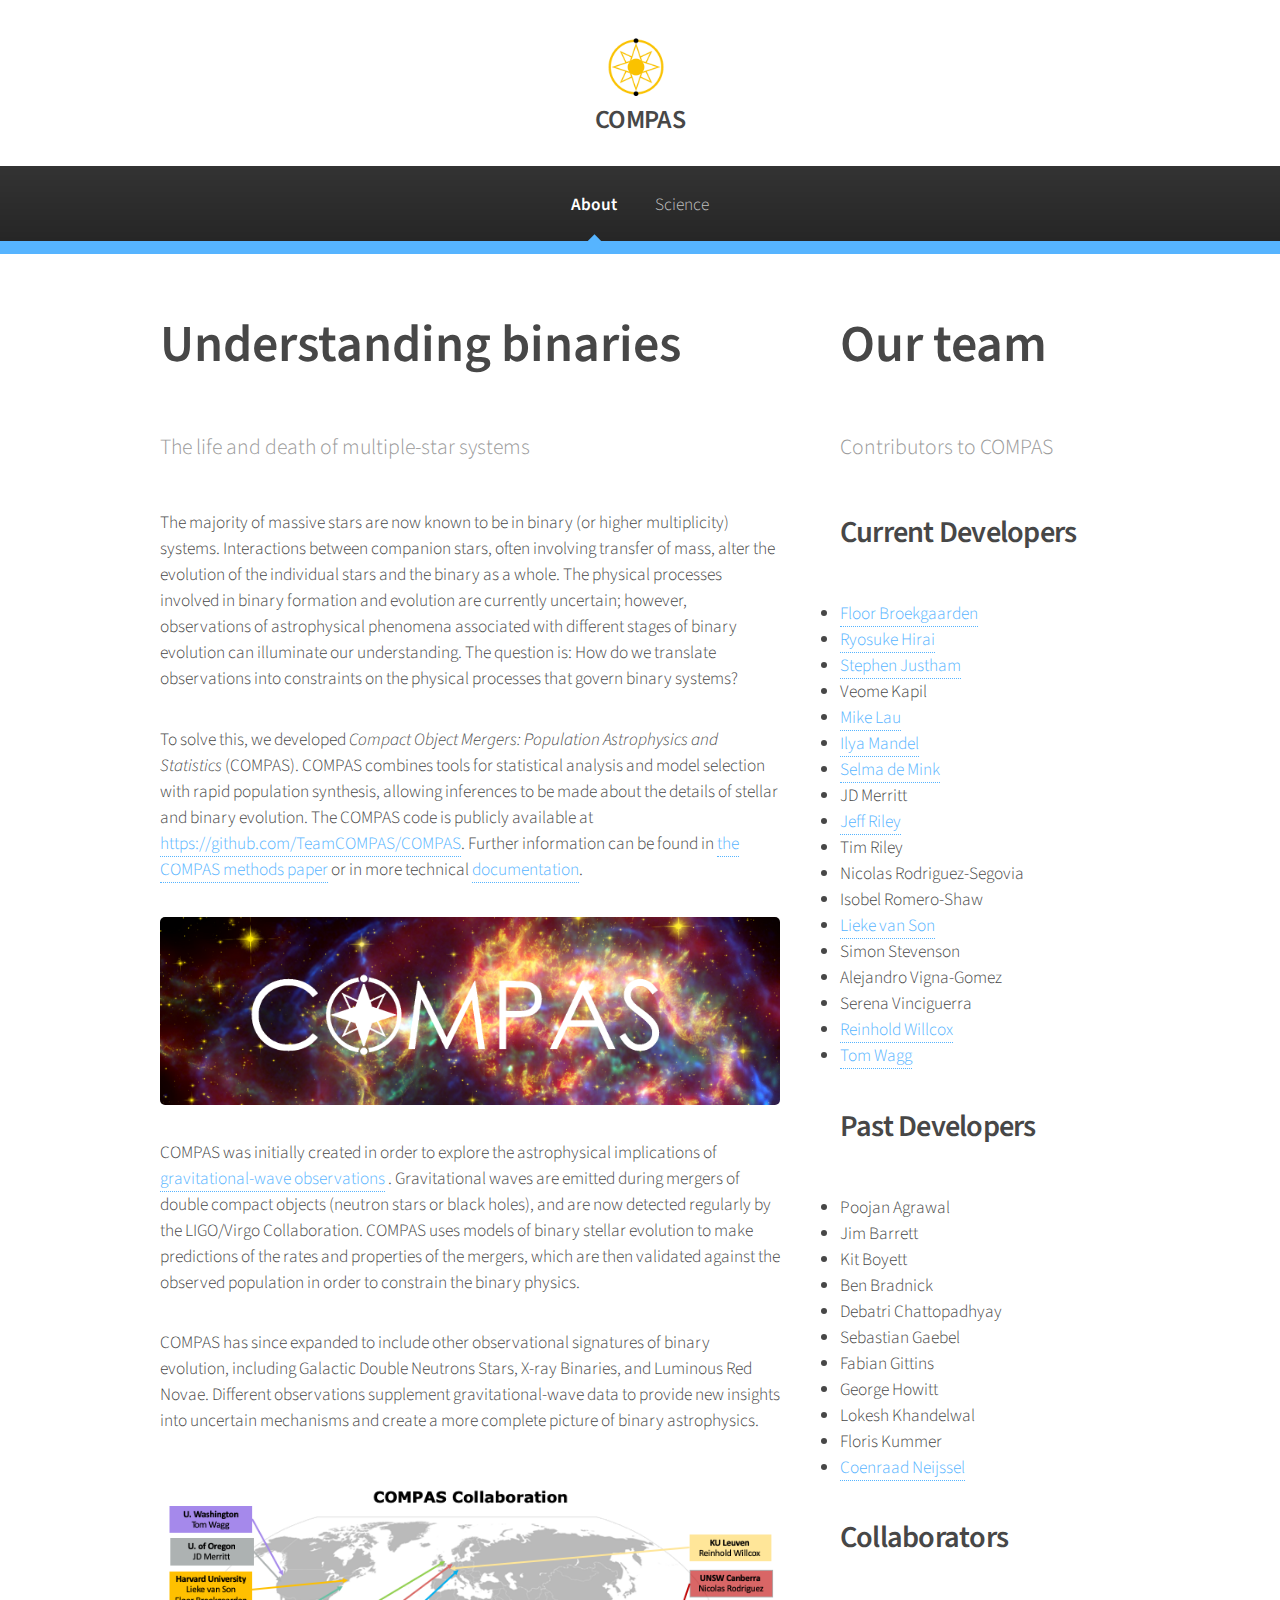
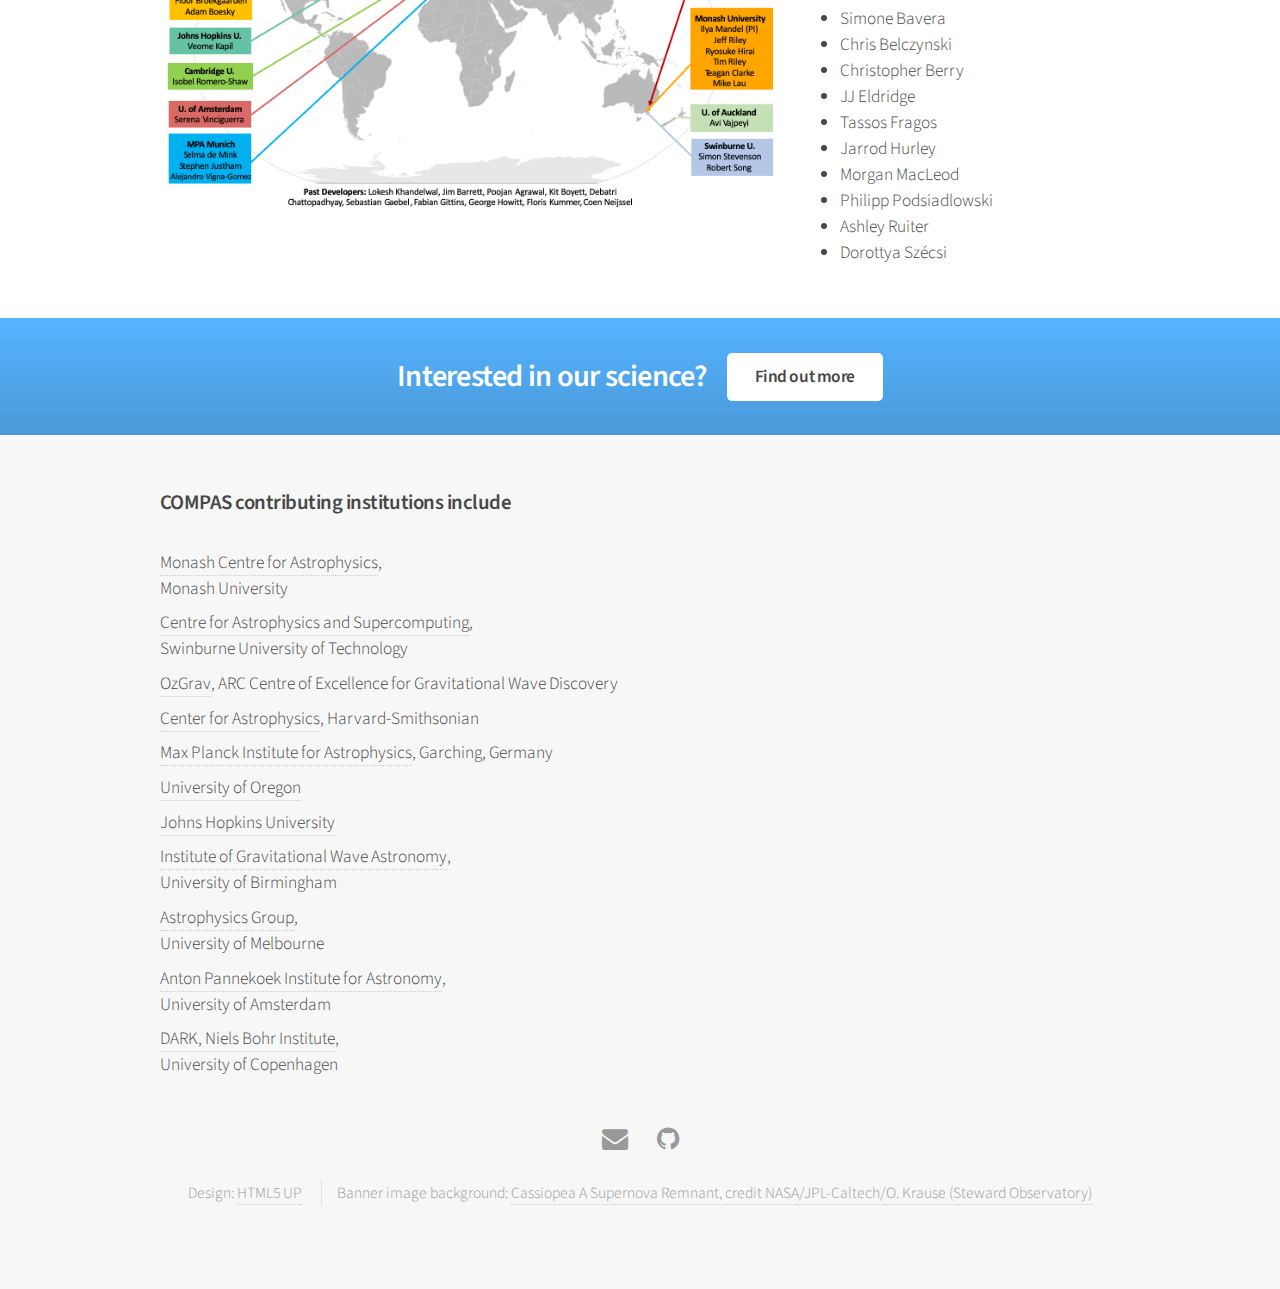
<file: index.html>
<!DOCTYPE html>
<!--
  Arcana by HTML5 UP
  html5up.net | @ajlkn
  Free for personal and commercial use under the CCA 3.0 license (html5up.net/license)
-->
<html>
<head>
    <meta name="generator" content=
    "HTML Tidy for HTML5 for Linux version 5.6.0">
    <title>COMPAS | About</title>
    <meta charset="utf-8">
    <meta name="viewport" content=
    "width=device-width, initial-scale=1">
    <link rel="stylesheet" href="assets/css/main.css">
</head>
<body>
    <div id="page-wrapper">
        <!-- Header -->

        <div id="header">
            <!-- Logo -->
            <img class="image logo" src="images/COMPAS.png" alt="">
            <h1><a href="index.html" id="logo">COMPAS</a>
            </h1>
            <!-- Nav -->

            <nav id="nav">
                <ul>
                    <li class="current"><a href=
                    "index.html">About</a> 
                    <!-- Don't want to separate these now that they are adjacent columns
                <ul>
                <li><a href="index.html#hello">Understanding binaries</a></li>
                <li><a href="index.html#team">Our team</a></li>
                </ul>
              --></li>

                    <li>
                        <a href="science.html">Science</a>
                        <ul>
                            <li><a href=
                            "science.html#intro">Introduction</a>
                            </li>

                            <li><a href=
                            "science.html#papers">Papers</a> 
                            <!-- Should decide if we want to list all papers here, there will be many
                    <ul>
                    <li><a href="science.html#171106287">Sensitivity to pop synthesis parameters</a></li>
                    <li><a href="science.html#170306873">Spin&ndash;orbit misalignment</a></li>
                    <li><a href="science.html#16080822">Model-independent inference</a></li>
                    <li><a href="science.html#150407802">Distinguishing pop synthesis models</a></li>
                    </ul>
                  --></li>
                        </ul>
                    </li>
                </ul>
            </nav>
        </div>
        <!-- Split Main content and sidebar -->

        <section class="wrapper style1">
            <div class="container">
                <div class="row 200%">
                    <!-- Left Column: Understanding Binaries -->

                    <div class="8u 12u(narrower)">
                        <div id="content">
                            <article>
                                <header>
                                    <h1 style="font-size:3em" id=
                                    "hello">Understanding
                                    binaries</h1>

                                    <p>The life and death of
                                    multiple-star systems</p>
                                </header>

                                <p>The majority of massive stars
                                are now known to be in binary (or
                                higher multiplicity) systems.
                                Interactions between companion
                                stars, often involving transfer of
                                mass, alter the evolution of the
                                individual stars and the binary as
                                a whole. The physical processes
                                involved in binary formation and
                                evolution are currently uncertain;
                                however, observations of
                                astrophysical phenomena associated
                                with different stages of binary
                                evolution can illuminate our
                                understanding. The question is: How
                                do we translate observations into
                                constraints on the physical
                                processes that govern binary
                                systems?</p>

                                <p>To solve this, we developed
                                <em>Compact Object Mergers:
                                Population Astrophysics and
                                Statistics</em> (COMPAS). COMPAS
                                combines tools for statistical
                                analysis and model selection with
                                rapid population synthesis,
                                allowing inferences to be made
                                about the details of stellar and
                                binary evolution. The COMPAS code
                                is publicly available at <a href=
                                "https://github.com/TeamCOMPAS/COMPAS">
                                https://github.com/TeamCOMPAS/COMPAS</a>.
                                Further information can be found in
                                <a href=
                                "http://arXiv.org/abs/2109.10352">the
                                COMPAS methods paper</a> or in more
                                technical <a href=
                                "https://compas.science/docs">documentation</a>.</p>
                                <span class=
                                "image featured"><img src=
                                "images/COMPAS_CasA.png" alt=
                                "Background :Cassiopeia A Supernova Remnant Credit: NASA/JPL-Caltech/O. Krause (Steward Observatory)"></span>
                                <p>COMPAS was initially created in
                                order to explore the astrophysical
                                implications of <a href=
                                "https://www.ligo.org/detections.php">
                                gravitational-wave observations</a>
                                . Gravitational waves are emitted
                                during mergers of double compact
                                objects (neutron stars or black
                                holes), and are now detected
                                regularly by the LIGO/Virgo
                                Collaboration. COMPAS uses models
                                of binary stellar evolution to make
                                predictions of the rates and
                                properties of the mergers, which
                                are then validated against the
                                observed population in order to
                                constrain the binary physics.</p>

                                <p>COMPAS has since expanded to
                                include other observational
                                signatures of binary evolution,
                                including Galactic Double Neutrons
                                Stars, X-ray Binaries, and Luminous
                                Red Novae. Different observations
                                supplement gravitational-wave data
                                to provide new insights into
                                uncertain mechanisms and create a
                                more complete picture of binary
                                astrophysics.</p>
                            </article>
		<span class="image featured"><img src=
                                "images/Team2023.png" alt="Team Compas membership; credit: Floor Broekgaarden"></span>

                        </div>
                    </div>
                    <!-- Right column: Our Team -->

                    <div class="4u 12u(narrower)">
                        <div id="sidebar">
                            <!-- <section class="wrapper style2"> -->

                            <section align="left">
                                <!-- <div class="container ourteam"> -->
                                <!-- <header id="team" class="major"> -->

                                <header id="team">
                                    <h1 style="font-size:3em">Our
                                    team</h1>

                                    <p>Contributors to COMPAS</p>
                                </header>
                                <!-- <div class="column" style="font-weight:bold"> -->

                                <div>
                                    <!-- <h2 align="center">Current Developers</h2> -->

                                    <h2>Current Developers</h2>

                                    <ul style=
                                    "list-style-type:disc">

                                        <li><a href=
                                        "http://www.broekgaarden.nl/floor/wordpress/">
                                        Floor Broekgaarden</a>
                                        </li>

                                        <li><a href=
                                        "https://ryosuke-hirai.github.io/">
                                        Ryosuke Hirai</a>
                                        </li>

                                        <li><a href=
                                        "https://www.uva.nl/en/profile/j/u/s.justham/s.justham.html">
                                        Stephen Justham</a>
                                        </li>

					<li> Veome Kapil </li>

                                        <li><a href=
                                        "https://themikelau.github.io/">
                                        Mike Lau</a>
                                        </li>

                                        <li><a href=
                                        "http://ilyamandel.github.io/">
                                        Ilya Mandel</a>
                                        </li>

                                        <li><a href=
                                        "http://www.selmademink.com/">
                                        Selma de Mink</a>
                                        </li>

					<li> JD Merritt </li>

                                        <li><a href=
                                        "http://rileys.id.au/JeffsResearch.html">
                                        Jeff Riley</a>
                                        </li>

                                        <li>Tim Riley</li>

					<li>Nicolas Rodriguez-Segovia</li>

                                        <li>Isobel Romero-Shaw</li>


                                        <li><a href=
                                        "https://liekevanson.github.io/">
                                        Lieke van Son</a>
                                        </li>

                                        <li>Simon Stevenson</li>

                                        <li>Alejandro
                                        Vigna-Gomez</li>

                                        <li>Serena Vinciguerra</li>

                                        <li><a href=
                                        "https://reinhold-willcox.github.io/home.html">
                                        Reinhold Willcox</a>
                                        </li>

                                        <li><a href=
                                        "https://tomwagg.com">Tom
                                        Wagg</a>
                                        </li>
                                    </ul>
                                </div>
                                <!-- <div class="column" style="font-weight:bold"> -->

                                <div>
                                    <!-- <h2 align="center">Past Developers</h2> -->

                                    <h2>Past Developers</h2>

                                    <ul style=
                                    "list-style-type:disc">
                                        <li>Poojan Agrawal</li>

                                        <li>Jim Barrett</li>

                                        <li>Kit Boyett</li>

                                        <li>Ben Bradnick</li>

                                        <li>Debatri
                                        Chattopadhyay</li>

                                        <li>Sebastian Gaebel</li>

                                        <li>Fabian Gittins</li>

                                        <li>George Howitt</li>

                                        <li>Lokesh Khandelwal</li>

                                        <li>Floris Kummer</li>

                                        <li><a href=
                                        "https://cneijssel.github.io/cneijssel/">
                                        Coenraad Neijssel</a>
                                        </li>

                                    </ul>
                                </div>
                                <!-- <div class="column" style="font-weight:bold"> -->

                                <div>
                                    <!-- <h2 align="center">Collaborators</h2> -->

                                    <h2>Collaborators</h2>

                                    <ul style=
                                    "list-style-type:disc">
                                        <li>Simone Bavera</li>

                                        <li>Chris Belczynski</li>

                                        <li>Christopher Berry</li>

                                        <li>JJ Eldridge</li>

                                        <li>Tassos Fragos</li>

                                        <li>Jarrod Hurley</li>

                                        <li>Morgan MacLeod</li>

                                        <li>Philipp
                                        Podsiadlowski</li>

					<li>Ashley Ruiter</li>

                                        <li>Dorottya Szécsi</li>
                                    </ul>
                                </div>
                            </section>
                        </div>
                    </div>
                </div>
            </div>
        </section>
        <!-- Highlights -->
        <!--<section class="wrapper style1">
                  <div class="container">
                  <div class="row 200%">
                  <section class="4u 12u(narrower)">
                  <div class="box highlight">
                  <a href="science.html#papers" title="Publications"><i class="icon major fa-file-text-o"></i></a>
                  <h3>Papers</h3>
                  <p>Details of COMPAS <a href="science.html#papers">science results</a>.</p>
                  </div>
                  </section>
                  <section class="4u 12u(narrower)">
                  <div class="box highlight">
                  <a href="science.html#intro" title="Github"><i class="icon major fa-refresh fa-spin fa-fw"></i></a>
                  <h3>Binary evolution</h3>
                  <p><a href="science.html#intro">Learn</a> about how binary stars form and evolve.</p>
                  </div>
                  </section>
                  <section class="4u 12u(narrower)">
                  <div class="box highlight">
                  <a href="https://github.com/TeamCOMPAS/COMPAS" title="Github"><i class="icon major fa-cogs"></i></a>
                  <h3>Code</h3>
                  <p>Download the COMPAS suite from <a href="https://github.com/TeamCOMPAS/COMPAS">Github</a>.</p>
                  </div>
                  </section>
                  </div>
                  </div>
                  </section>-->
        <!-- CTA -->

        <section id="cta" class="wrapper style3">
            <div class="container">
                <header>
                    <h2>Interested in our science?</h2>
                    <a href="science.html" class="button">Find out
                    more</a>
                </header>
            </div>
        </section>
        <!-- Footer -->

        <div id="footer">
            <div class="container">
                <div class="row">
                    <section class="8u 12u(narrower)">
                        <h3>COMPAS contributing institutions include</h3>

                        <ul class="links">
                            <li><a href=
                            "http://www.monash.edu/moca">Monash
                            Centre for Astrophysics</a>,<br>
                            Monash University</li>

                            <li><a href=
                            "http://astronomy.swin.edu.au/">Centre
                            for Astrophysics and
                            Supercomputing</a>,<br>
                            Swinburne University of Technology</li>

                            <li><a href=
                            "http://www.ozgrav.org/">OzGrav</a>,
                            ARC Centre of Excellence for
                            Gravitational Wave Discovery</li>

                            <li><a href=
                            "https://www.cfa.harvard.edu">Center
                            for Astrophysics</a>,
                            Harvard-Smithsonian</li>

				<li><A HREF = "https://www.mpa-garching.mpg.de/">Max Planck Institute for Astrophysics</A>,
				Garching, Germany</li>

				<li><A HREF= "https://physics.uoregon.edu/"> University of Oregon</A></li>

				<li><A HREF= "https://physics-astronomy.jhu.edu/"> Johns Hopkins University</A></li>

                            <li><a href=
                            "http://www.birmingham.ac.uk/gravitational-waves/">
                            Institute of Gravitational Wave
                            Astronomy</a>,<br>
                            University of Birmingham</li>

                            <li><a href=
                            "http://astro.physics.unimelb.edu.au/">Astrophysics
                            Group</a>,<br>
                            University of Melbourne</li>

                            <li><a href=
                            "http://http://www.astro.uva.nl/">Anton
                            Pannekoek Institute for
                            Astronomy</a>,<br>
                            University of Amsterdam</li>

                            <li><a href=
                            "https://dark.nbi.ku.dk/">DARK, Niels
                            Bohr Institute</a>,<br>
                            University of Copenhagen</li> 

<!--                            <li><a href=
                            "http://astro3d.org.au">Astro3D</a>,
                            ARC Centre of Excellence for
                            Gravitational Wave Discovery</li>-->
			


                        </ul>
                    </section>
                    <!-- Removed software links
                          <section class="4u 12u(narrower))">
                          <h3>Software links</h3>
                          <ul class="links">
                          <li><a href="https://wiki.ligo.org/DASWG/LALSuite">LALSuite</a></li>
                          <li><a href="http://dan.iel.fm/emcee/current/">emcee</a></li>
                          </ul>
                          </section>
                        -->
                </div>
            </div>
            <!-- Icons -->

            <ul class="icons">
                <li><a href="mailto:compas-user@googlegroups.com"
                class="icon fa-envelope"><span class=
                "label">Email</span></a>
                </li>
                <!--<li><a href="https://twitter.com/UoBIGWaves" class="icon fa-twitter"><span class="label">Twitter</span></a></li>-->
                <!--<li><a href="https://github.com/TeamCOMPAS/Legacy_COMPAS" class="icon fa-github"><span class="label">GitHub</span></a></li>-->

                <li><a href="https://github.com/TeamCOMPAS/COMPAS"
                class="icon fa-github"><span class=
                "label">GitHub</span></a>
                </li>
            </ul>
            <!-- Copyright -->

            <div class="copyright">
                <ul class="menu">
                    <!--<li>&copy; 2016&ndash;2018, <a href="http://www.sr.bham.ac.uk/">Astrophysics &amp; Space Research Group</a>, University of Birmingham. All rights reserved</li>-->

                    <li>Design: <a href="http://html5up.net">HTML5
                    UP</a></li>

                    <li>Banner image background: <a href=
                    "http://www.spitzer.caltech.edu/images/1445-ssc2005-14c-Cassiopeia-A-Death-Becomes-Her">
                    Cassiopea A Supernova Remnant, credit
                    NASA/JPL-Caltech/O. Krause (Steward
                    Observatory)</a></li>
                </ul>
            </div>
        </div>
    </div>
    <!-- Scripts -->
    <script src="assets/js/jquery.min.js"></script> 
    <script src="assets/js/jquery.dropotron.min.js"></script> 
    <script src="assets/js/skel.min.js"></script> 
    <script src="assets/js/util.js"></script> 
    <!--[if lte IE 8]><script src="assets/js/ie/respond.min.js"></script><![endif]-->
     
    <script src="assets/js/main.js"></script>
</body>
</html>
</file>
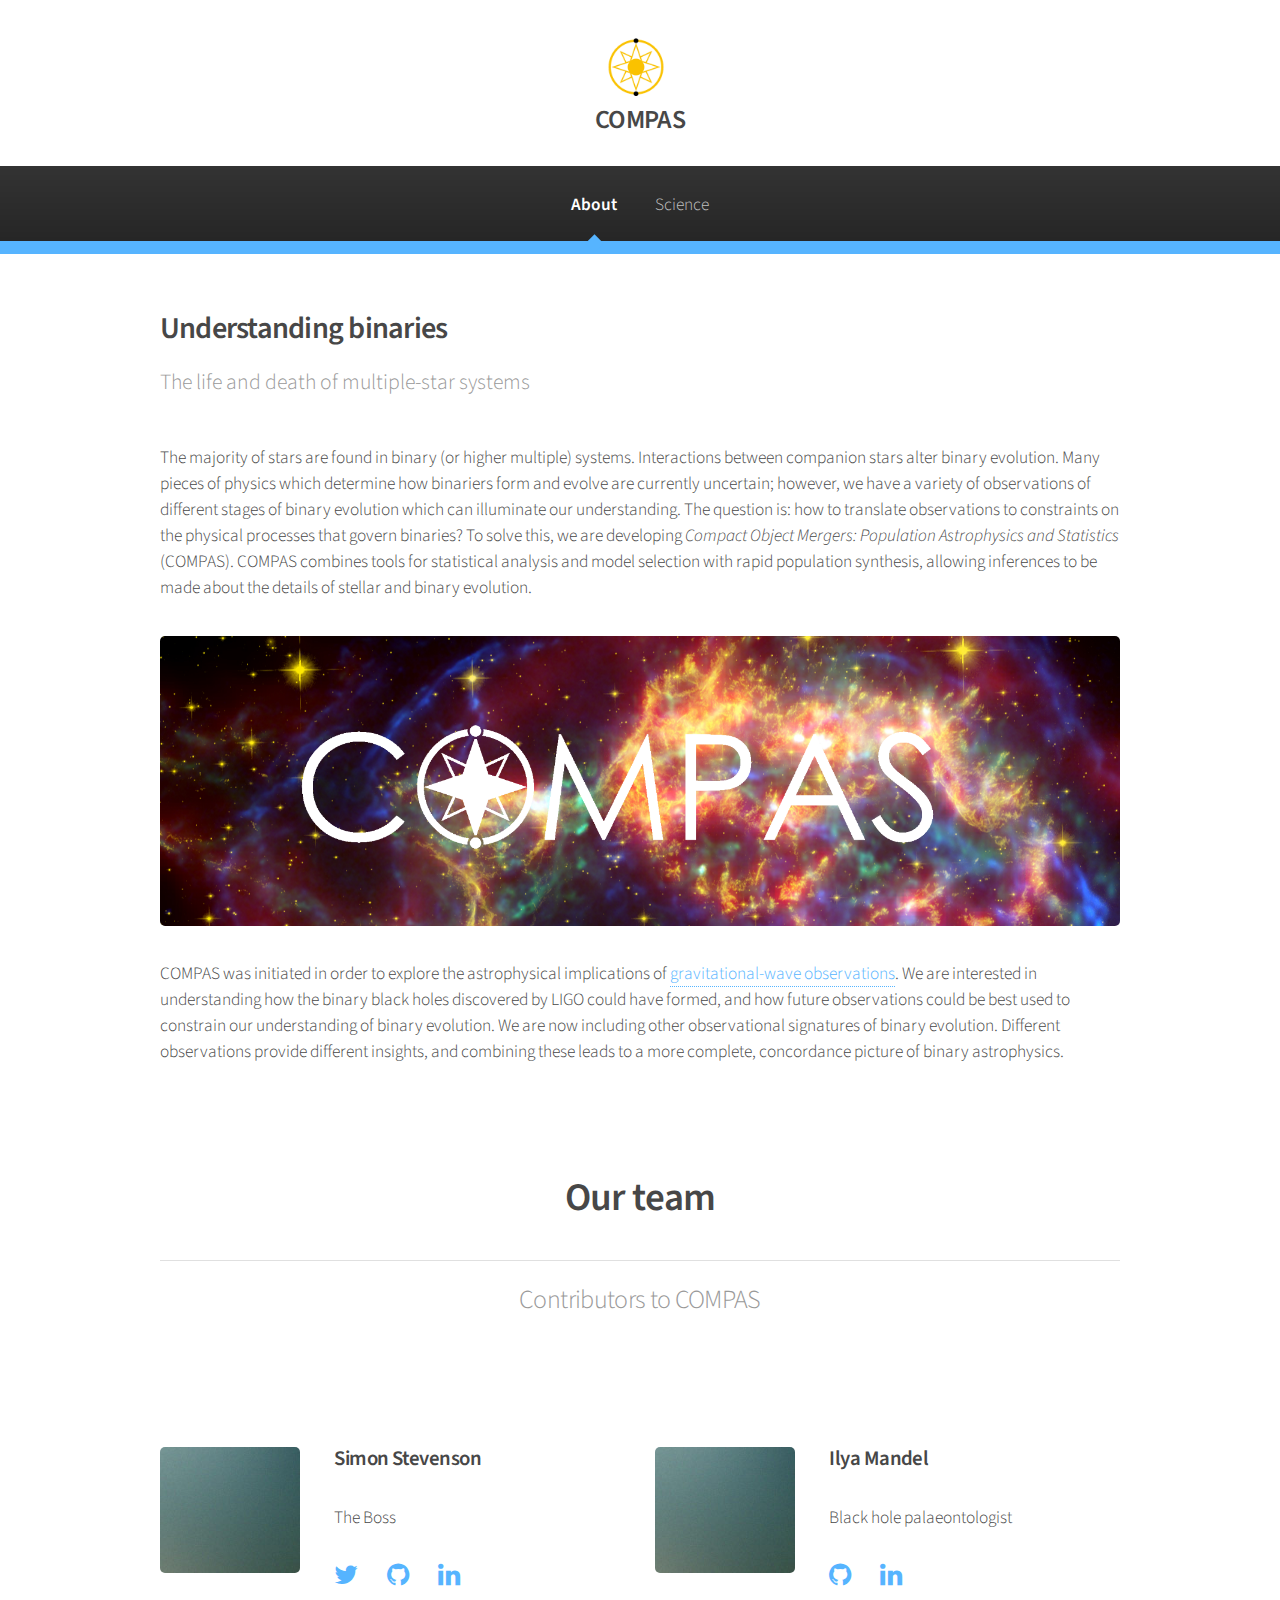
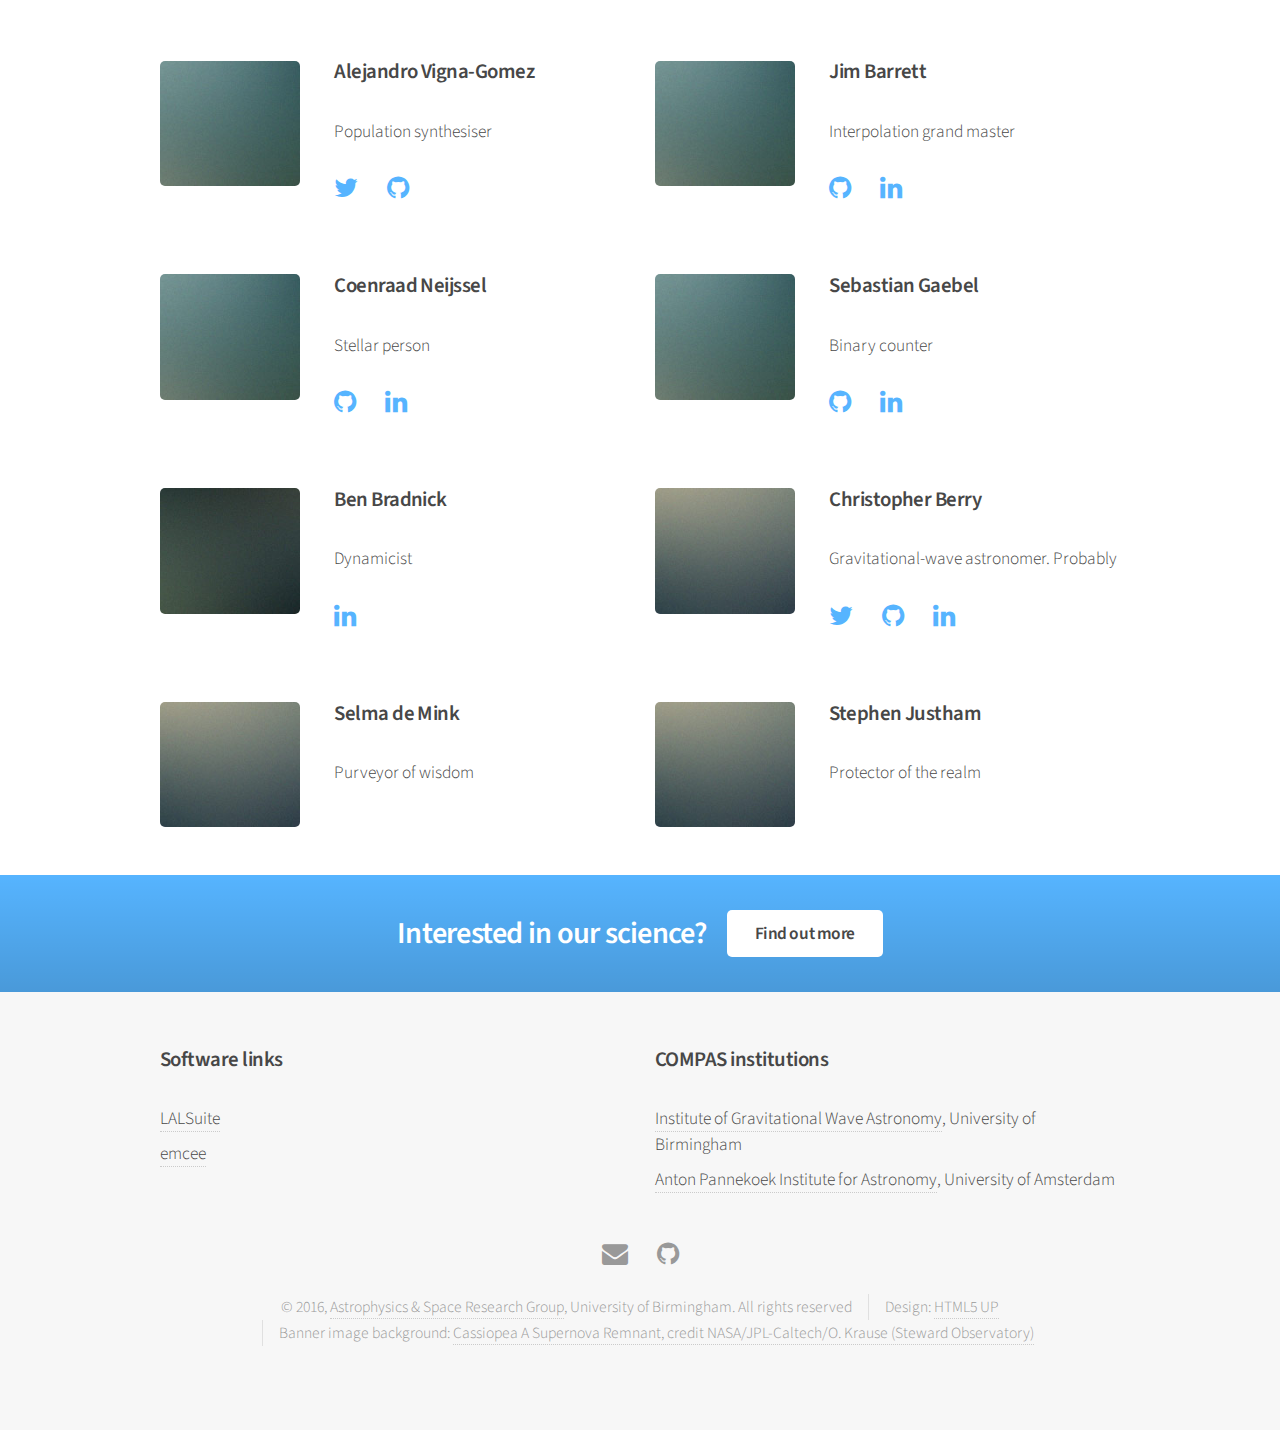
<file: copy.html>
<!DOCTYPE HTML>
<!--
	Arcana by HTML5 UP
	html5up.net | @ajlkn
	Free for personal and commercial use under the CCA 3.0 license (html5up.net/license)
-->
<html>
	<head>
		<title>COMPAS| About</title>
		<meta charset="utf-8" />
		<meta name="viewport" content="width=device-width, initial-scale=1" />
		<!--[if lte IE 8]><script src="assets/js/ie/html5shiv.js"></script><![endif]-->
		<link rel="stylesheet" href="assets/css/main.css" />
		<!--[if lte IE 8]><link rel="stylesheet" href="assets/css/ie8.css" /><![endif]-->
		<!--[if lte IE 9]><link rel="stylesheet" href="assets/css/ie9.css" /><![endif]-->
	</head>
	<body>
		<div id="page-wrapper">

			<!-- Header -->
				<div id="header">

					<!-- Logo -->
						<img class="image logo" src="images/COMPAS.png" alt="" /><h1><a href="index.html" id="logo">COMPAS</a></h1>

					<!-- Nav -->
						<nav id="nav">
							<ul>
								<li class="current"><a href="index.html">About</a>
									<ul>
										<li><a href="index.html#hello">Understanding binaries</a></li>
										<li><a href="index.html#team">Our team</a></li>
									</ul>
								</li>
								<li>
									<a href="science.html">Science</a>
									<ul>
										<li><a href="science.html#intro">Introduction</a></li>
										<li>
											<a href="science.html#papers">Papers</a>
											<ul>
												<li><a href="science.html#16080822">Model-independent inference</a></li>
												<li><a href="science.html#150407802">Distinguishing pop synthesis models</a></li>
											</ul>
										</li>
									</ul>
								</li>
							</ul>
						</nav>

				</div>

			<!-- Banner -->
				<section class="wrapper style1">
					<div class="container">
						<article>
							<header>
								<h2 id="hello">Understanding binaries</h2>
								<p>The life and death of multiple-star systems</p>
							</header>

<p>The majority of stars are found in
binary (or higher multiple) systems.  Interactions between companion stars alter binary
evolution.  Many pieces of physics which determine how binariers form and evolve are currently
uncertain; however, we have a variety of observations of different stages of binary evolution
which can illuminate our understanding. The question is: how to translate observations to
constraints on the physical processes that govern binaries? To solve this, we are developing
<em>Compact Object Mergers: Population Astrophysics and Statistics</em> (COMPAS). COMPAS combines
tools for statistical analysis and model selection with rapid population synthesis, allowing
inferences to be made about the details of stellar and binary evolution.</p>

							<span class="image featured"><img src="images/COMPAS_CasA.png" alt="Background :Cassiopeia A Supernoa Remnant Credit: NASA/JPL-Caltech/O. Krause (Steward Observatory)" /></span>

							<p> COMPAS was initiated in order to 
explore the astrophysical implications of <a 
href="http://www.birmingham.ac.uk/research/activity/physics/astronomy/gravitational-wave/gravitational-wave-astronomy.aspx">gravitational-wave 
observations</a>. We are interested in understanding how the binary black holes discovered by 
LIGO could have formed, and how future observations could be best used to constrain our 
understanding of binary evolution. We are now including other observational signatures of binary 
evolution. Different observations provide different insights, and combining these leads to a more 
complete, concordance picture of binary astrophysics.</p>

						</article>
					</div>
				</section>

			<!-- Highlights -->
				<!--<section class="wrapper style1">
					<div class="container">
						<div class="row 200%">
							<section class="4u 12u(narrower)">
								<div class="box highlight">
									<a href="science.html#papers" title="Publications"><i class="icon major fa-file-text-o"></i></a>
									<h3>Papers</h3>
									<p>Details of COMPAS <a href="science.html#papers">science results</a>.</p>
								</div>
							</section>
							<section class="4u 12u(narrower)">
								<div class="box highlight">
									<a href="science.html#intro" title="Github"><i class="icon major fa-refresh fa-spin fa-fw"></i></a>
									<h3>Binary evolution</h3>
									<p><a href="science.html#intro">Learn</a> about how binary stars form and evolve.</p>
								</div>
							</section>
							<section class="4u 12u(narrower)">
								<div class="box highlight">
									<a href="https://github.com/compas-bham/COMPAS" title="Github"><i class="icon major fa-cogs"></i></a>
									<h3>Code</h3>
									<p>Download the COMPAS suite from <a href="https://github.com/compas-bham/COMPAS">Github</a>.</p>
								</div>
							</section>
						</div>
					</div>
				</section>-->

			<!-- Gigantic Heading -->
				<section class="wrapper style2">
					<div class="container">
						<header id="team" class="major">
							<h2>Our team</h2>
							<p>Contributors to COMPAS</p>
						</header>
					</div>
				</section>

			<!-- Posts -->
				<section class="wrapper style1">
					<div class="container">
						<div class="row">
							<section class="6u 12u(narrower)">
								<div class="box post">
									<a href="http://www.sr.bham.ac.uk/whoswho.php?id=401" title="Simon Stevenson, University of Birmingham" class="image left"><img src="images/pic01.jpg" alt="Simon Stevenson, University of Birmingham" /></a>
									<div class="inner">
										<h3>Simon Stevenson</h3>
										<p>The Boss</p>

										<ul class="icons">
											<li><a href="http://twitter.com/simon4nine" class="icon fa-twitter"><span class="label">Twitter</span></a></li>
											<li><a href="http://github.com/SimonStevenson" class="icon fa-github"><span class="label">GitHub</span></a></li>
											<li><a href="http://uk.linkedin.com/in/simon-stevenson-9b37b9124" class="icon fa-linkedin"><span class="label">LinkedIn</span></a></li>
										</ul>
									</div>
								</div>
							</section>
							<section class="6u 12u(narrower)">
								<div class="box post">
									<a href="http://www.sr.bham.ac.uk/~imandel/" title="Ilya Mandel, University of Birmingham" class="image left"><img src="images/pic01.jpg" alt="Ilya Mandel, University of Birmingham" /></a>
									<div class="inner">
										<h3>Ilya Mandel</h3>
										<p>Black hole palaeontologist</p>

										<ul class="icons">
											<li><a href="http://github.com/ilyamandel" class="icon fa-github"><span class="label">GitHub</span></a></li>
											<li><a href="http://www.linkedin.com/in/ilya-mandel-3409503" class="icon fa-linkedin"><span class="label">LinkedIn</span></a></li>
										</ul>
									</div>
								</div>
							</section>
						</div>
						<div class="row">
							<section class="6u 12u(narrower)">
								<div class="box post">
									<a href="http://www.sr.bham.ac.uk/whoswho.php?id=423" title="Alejandro Vigna-Gomez, University of Birmingham" class="image left"><img src="images/pic01.jpg" alt="Alejandro Vigna-Gomez, University of Birmingham" /></a>
									<div class="inner">
										<h3>Alejandro Vigna-Gomez</h3>
										<p>Population synthesiser</p>

										<ul class="icons">
											<li><a href="http://twitter.com/alejandro_vigna" class="icon fa-twitter"><span class="label">Twitter</span></a></li>
											<li><a href="http://github.com/avigna" class="icon fa-github"><span class="label">GitHub</span></a></li>
						</ul>
									</div>
								</div>
							</section>
							<section class="6u 12u(narrower)">
								<div class="box post">
									<a href="http://jimbarrett.co.uk" title="Jim Barrett, University of Birmingham" class="image left"><img src="images/pic01.jpg" alt="Jim Barrett, University of Birmingham" /></a>
									<div class="inner">
										<h3>Jim Barrett</h3>
										<p>Interpolation grand master</p>

										<ul class="icons">
											<li><a href="http://github.com/jimbarrett27" class="icon fa-github"><span class="label">GitHub</span></a></li>
											<li><a href="http://uk.linkedin.com/in/jim-barrett-08b966b3" class="icon fa-linkedin"><span class="label">LinkedIn</span></a></li>
						</ul>
									</div>
								</div>
							</section>
						</div>
						<div class="row">
							<section class="6u 12u(narrower)">
								<div class="box post">
									<a href="http://www.sr.bham.ac.uk/whoswho.php?id=431" title="Coenraad Neijssel, University of Birmingham" class="image left"><img src="images/pic01.jpg" alt="Coenraad Neijssel, University of Birmingham" /></a>
									<div class="inner">
										<h3>Coenraad Neijssel</h3>
										<p>Stellar person</p>

										<ul class="icons">
											<li><a href="http://github.com/Cjid" class="icon fa-github"><span class="label">GitHub</span></a></li>
											<li><a href="http://nl.linkedin.com/in/coen-neijssel-436880113" class="icon fa-linkedin"><span class="label">LinkedIn</span></a></li>
										</ul>
									</div>
								</div>
							</section>
							<section class="6u 12u(narrower)">
								<div class="box post">
									<a href="http://www.sr.bham.ac.uk/whoswho.php?id=420" title="Sebastian Gaebel, University of Birmingham" class="image left"><img src="images/pic01.jpg" alt="Sebastian Gaebel, University of Birmingham" /></a>
									<div class="inner">
										<h3>Sebastian Gaebel</h3>
										<p>Binary counter</p>

										<ul class="icons">
											<li><a href="http://github.com/sgaebel" class="icon fa-github"><span class="label">GitHub</span></a></li>
											<li><a href="http://ch.linkedin.com/in/sebastian-gaebel-94579393" class="icon fa-linkedin"><span class="label">LinkedIn</span></a></li>
										</ul>
									</div>
								</div>
							</section>
						</div>
						<div class="row">
							<section class="6u 12u(narrower)">
								<div class="box post">
									<a href="http://www.sr.bham.ac.uk/whoswho.php?id=399" title="Ben Bradnick, University of Birmingham" class="image left"><img src="images/pic03.jpg" alt="" /></a>
									<div class="inner">
										<h3>Ben Bradnick</h3>
										<p>Dynamicist</p>

										<ul class="icons">
											<li><a href="http://uk.linkedin.com/in/benbradnick" class="icon fa-linkedin"><span class="label">LinkedIn</span></a></li>
										</ul>

									</div>
								</div>
							</section>

							<section class="6u 12u(narrower)">
								<div class="box post">
									<a href="http://cplberry.com/" title="Christopher Berry, University of Birmingham" class="image left"><img src="images/pic04.jpg" alt="" /></a>
									<div class="inner">
										<h3>Christopher Berry</h3>
										<p>Gravitational-wave astronomer. Probably</p>

										<ul class="icons">
											<li><a href="http://twitter.com/cplberry" class="icon fa-twitter"><span class="label">Twitter</span></a></li>
											<li><a href="http://github.com/cplb" class="icon fa-github"><span class="label">GitHub</span></a></li>
											<li><a href="http://uk.linkedin.com/in/cplberry" class="icon fa-linkedin"><span class="label">LinkedIn</span></a></li>
										</ul>

									</div>
								</div>
							</section>

							<section class="6u 12u(narrower)">
								<div class="box post">
									<a href="http://www.selmademink.com/" title="
Selma de Mink, University of Amsterdam" class="image left"><img src="images/pic04.jpg" alt="" /></a>
									<div class="inner">
										<h3>Selma de Mink</h3>
										<p>Purveyor of wisdom</p>

										<ul class="icons">
										</ul>

									</div>
								</div>
							</section>

							<section class="6u 12u(narrower)">
								<div class="box post">
									<a href="http://sss.bao.ac.cn/index.php/en/faculty/faculty/stephen-justham-" title="Stephen Justham" class="image left"><img src="images/pic04.jpg" alt="" /></a>
									<div class="inner">
										<h3>Stephen Justham</h3>
										<p>Protector of the realm</p>

										<ul class="icons">
										</ul>

									</div>
								</div>
							</section>

						</div>
					</div>
				</section>

			<!-- CTA -->
				<section id="cta" class="wrapper style3">
					<div class="container">
						<header>
							<h2>Interested in our science?</h2>
							<a href="science.html" class="button">Find out more</a>
						</header>
					</div>
				</section>

			<!-- Footer -->
				<div id="footer">
					<div class="container">
						<div class="row">
							<section class="6u 12u(narrower))">
								<h3>Software links</h3>
								<ul class="links">
									<li><a href="https://wiki.ligo.org/DASWG/LALSuite">LALSuite</a></li>
									<li><a href="http://dan.iel.fm/emcee/current/">emcee</a></li>
								</ul>
							</section>
							<section class="6u 12u(narrower)">
								<h3>COMPAS institutions</h3>
								<ul class="links">
									<li><a href="http://www.birmingham.ac.uk/gravitational-waves/">Institute of Gravitational Wave Astronomy</a>, University of Birmingham</li>
									<li><a href="http://http://www.astro.uva.nl/">Anton Pannekoek Institute for Astronomy</a>, University of Amsterdam</li>
								</ul>
							</section>
						</div>
					</div>

					<!-- Icons -->
						<ul class="icons">
							<li><a href="mailto:compas@star.sr.bham.ac.uk" class="icon fa-envelope"><span class="label">Email</span></a></li>
							<!--<li><a href="https://twitter.com/UoBIGWaves" class="icon fa-twitter"><span class="label">Twitter</span></a></li>-->
							<li><a href="http://github.com/compas-bham" class="icon fa-github"><span class="label">GitHub</span></a></li>
						</ul>

					<!-- Copyright -->
						<div class="copyright">
							<ul class="menu">
								<li>&copy; 2016, <a href="http://www.sr.bham.ac.uk/">Astrophysics &amp; Space Research Group</a>, University of Birmingham. All rights reserved</li><li>Design: <a href="http://html5up.net">HTML5 UP</a></li>
								<li>Banner image background: <a href="http://www.spitzer.caltech.edu/images/1445-ssc2005-14c-Cassiopeia-A-Death-Becomes-Her">Cassiopea A Supernova Remnant, credit NASA/JPL-Caltech/O. Krause (Steward Observatory)</a></li>
							</ul>
						</div>

				</div>

		</div>

		<!-- Scripts -->
			<script src="assets/js/jquery.min.js"></script>
			<script src="assets/js/jquery.dropotron.min.js"></script>
			<script src="assets/js/skel.min.js"></script>
			<script src="assets/js/util.js"></script>
			<!--[if lte IE 8]><script src="assets/js/ie/respond.min.js"></script><![endif]-->
			<script src="assets/js/main.js"></script>

	</body>
</html>
</file>
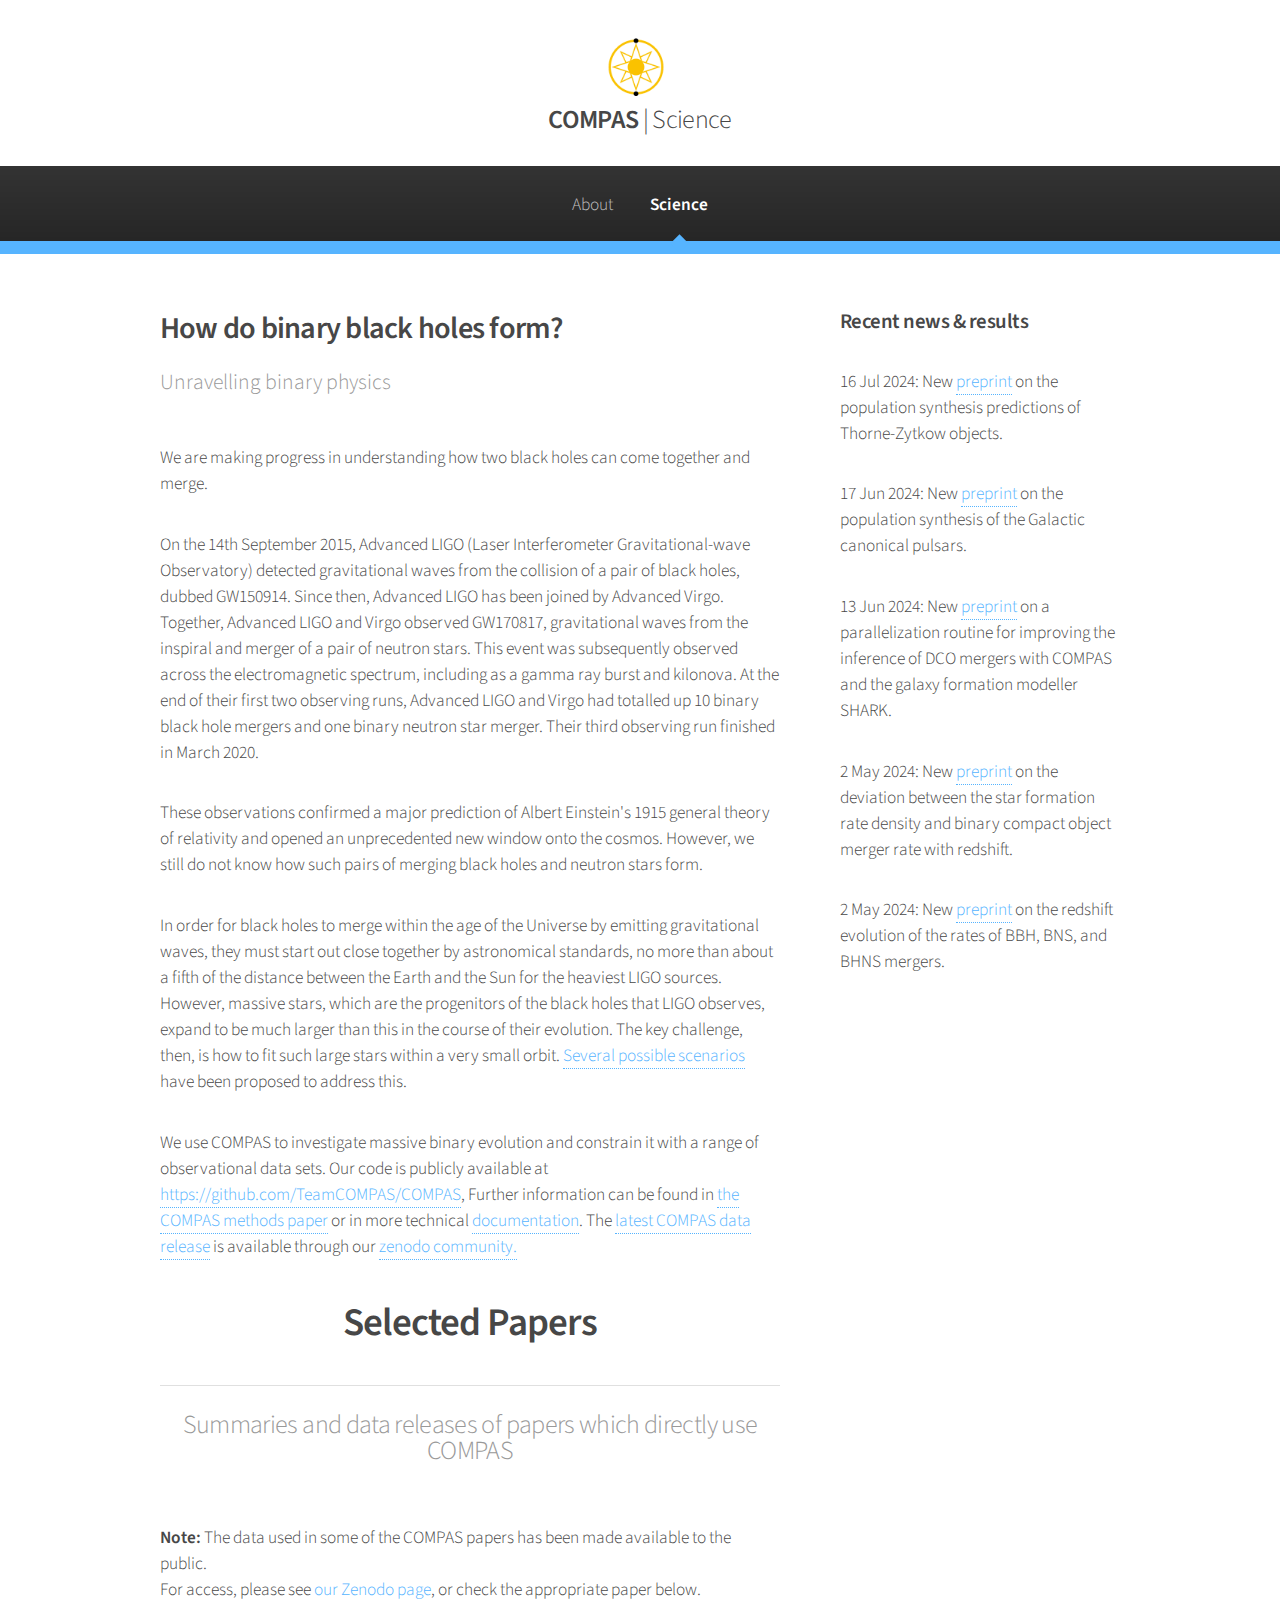
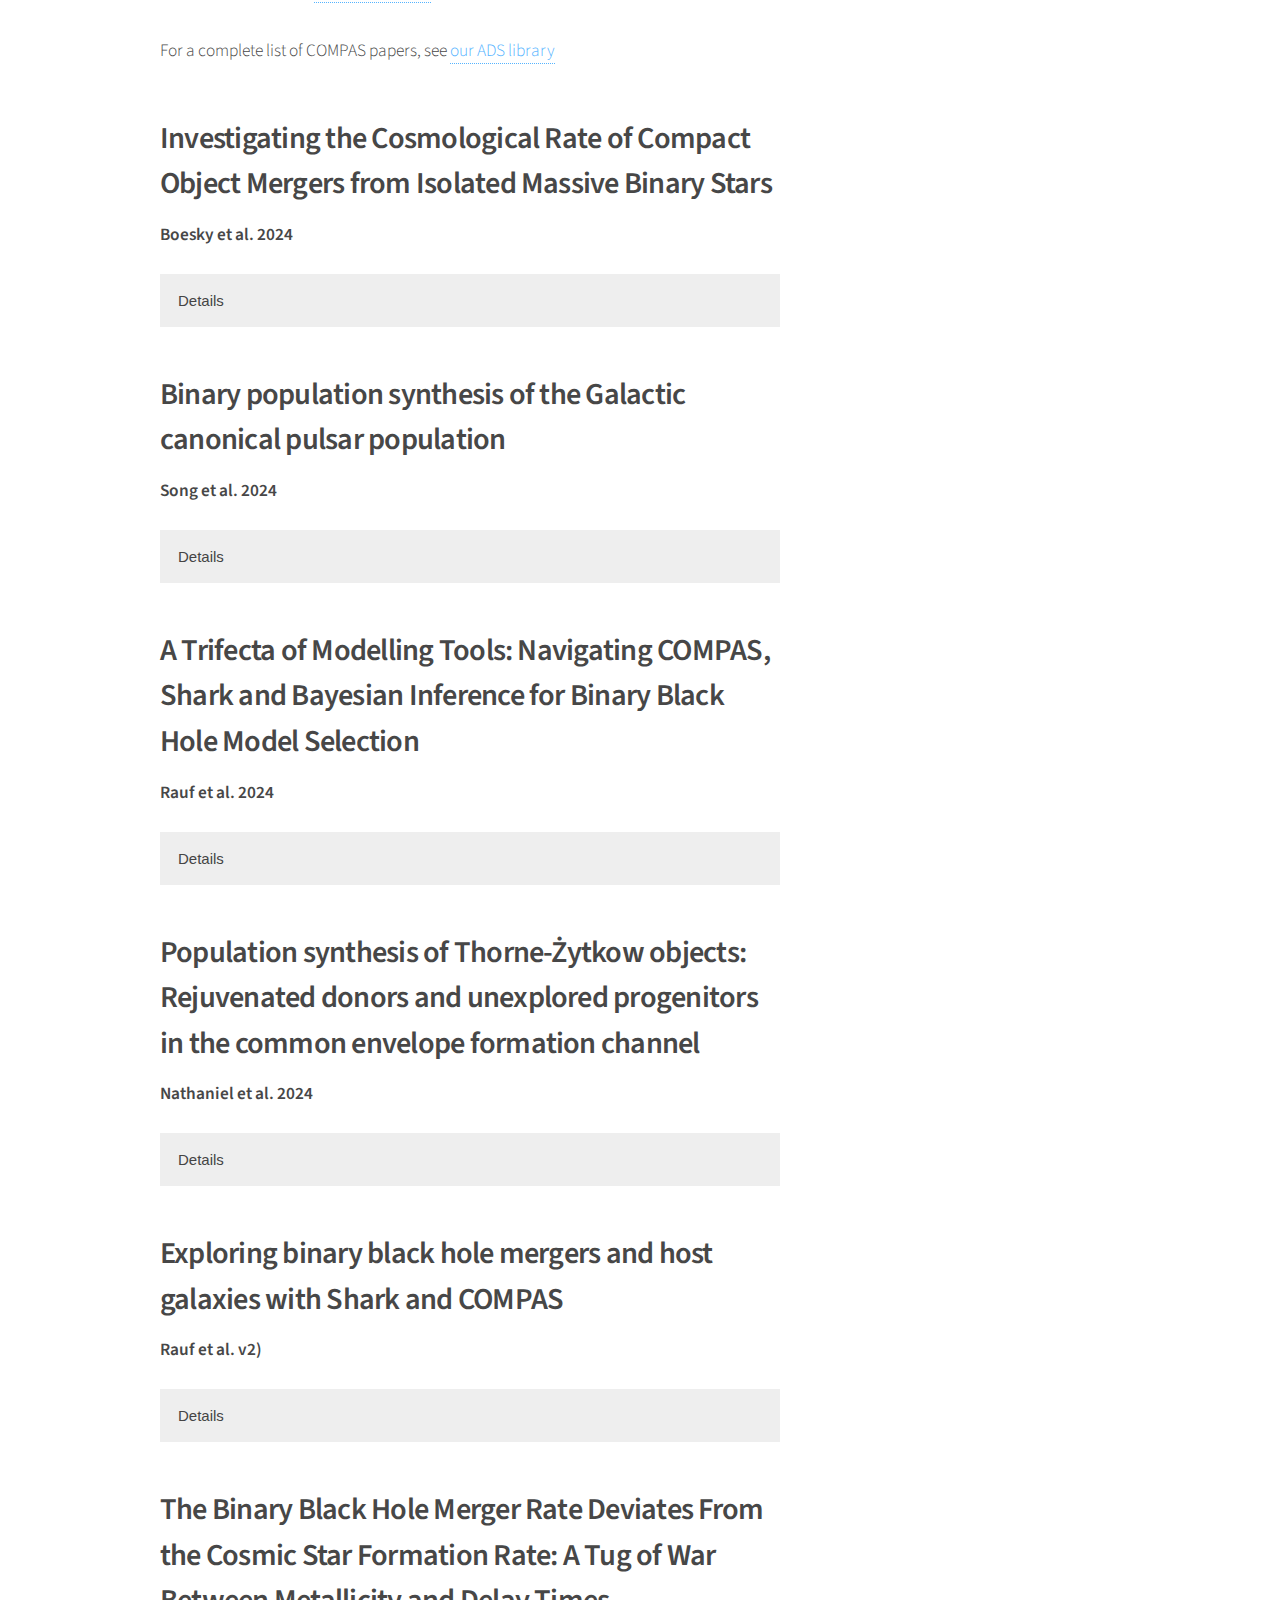
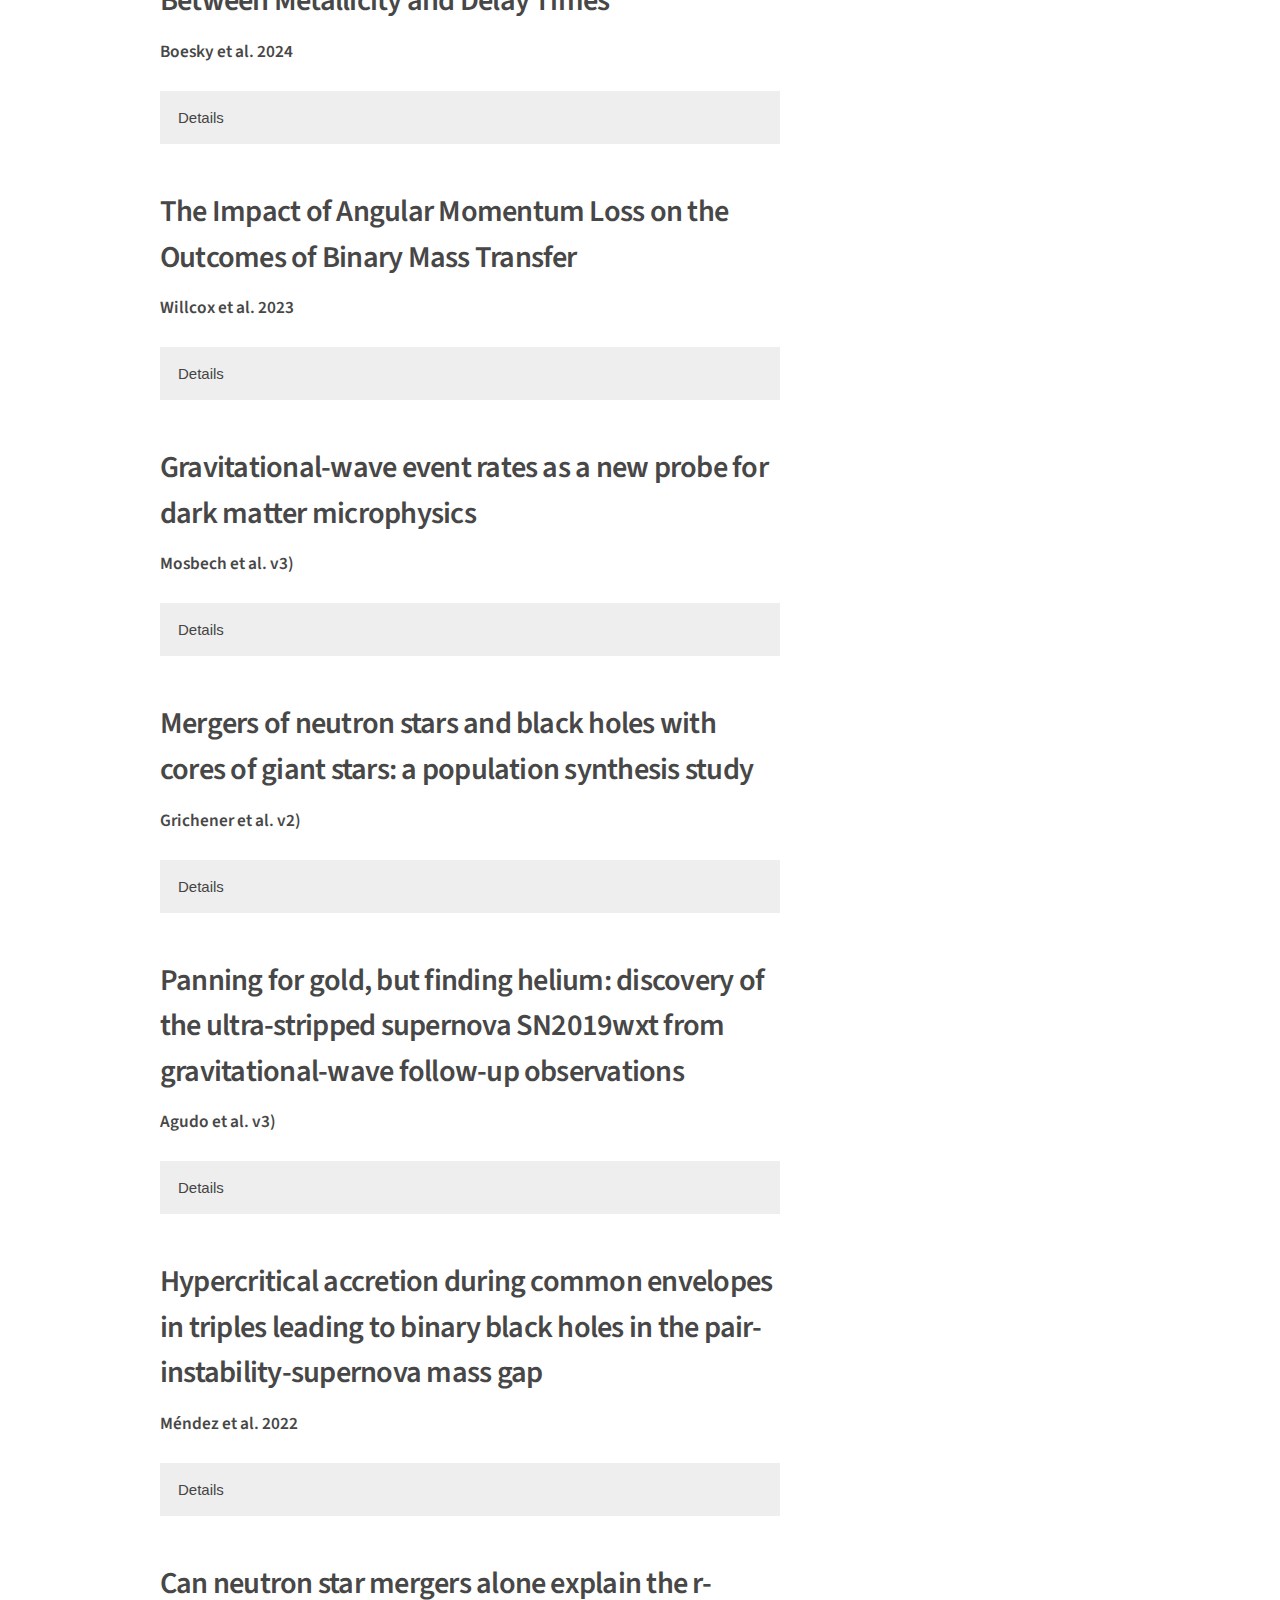
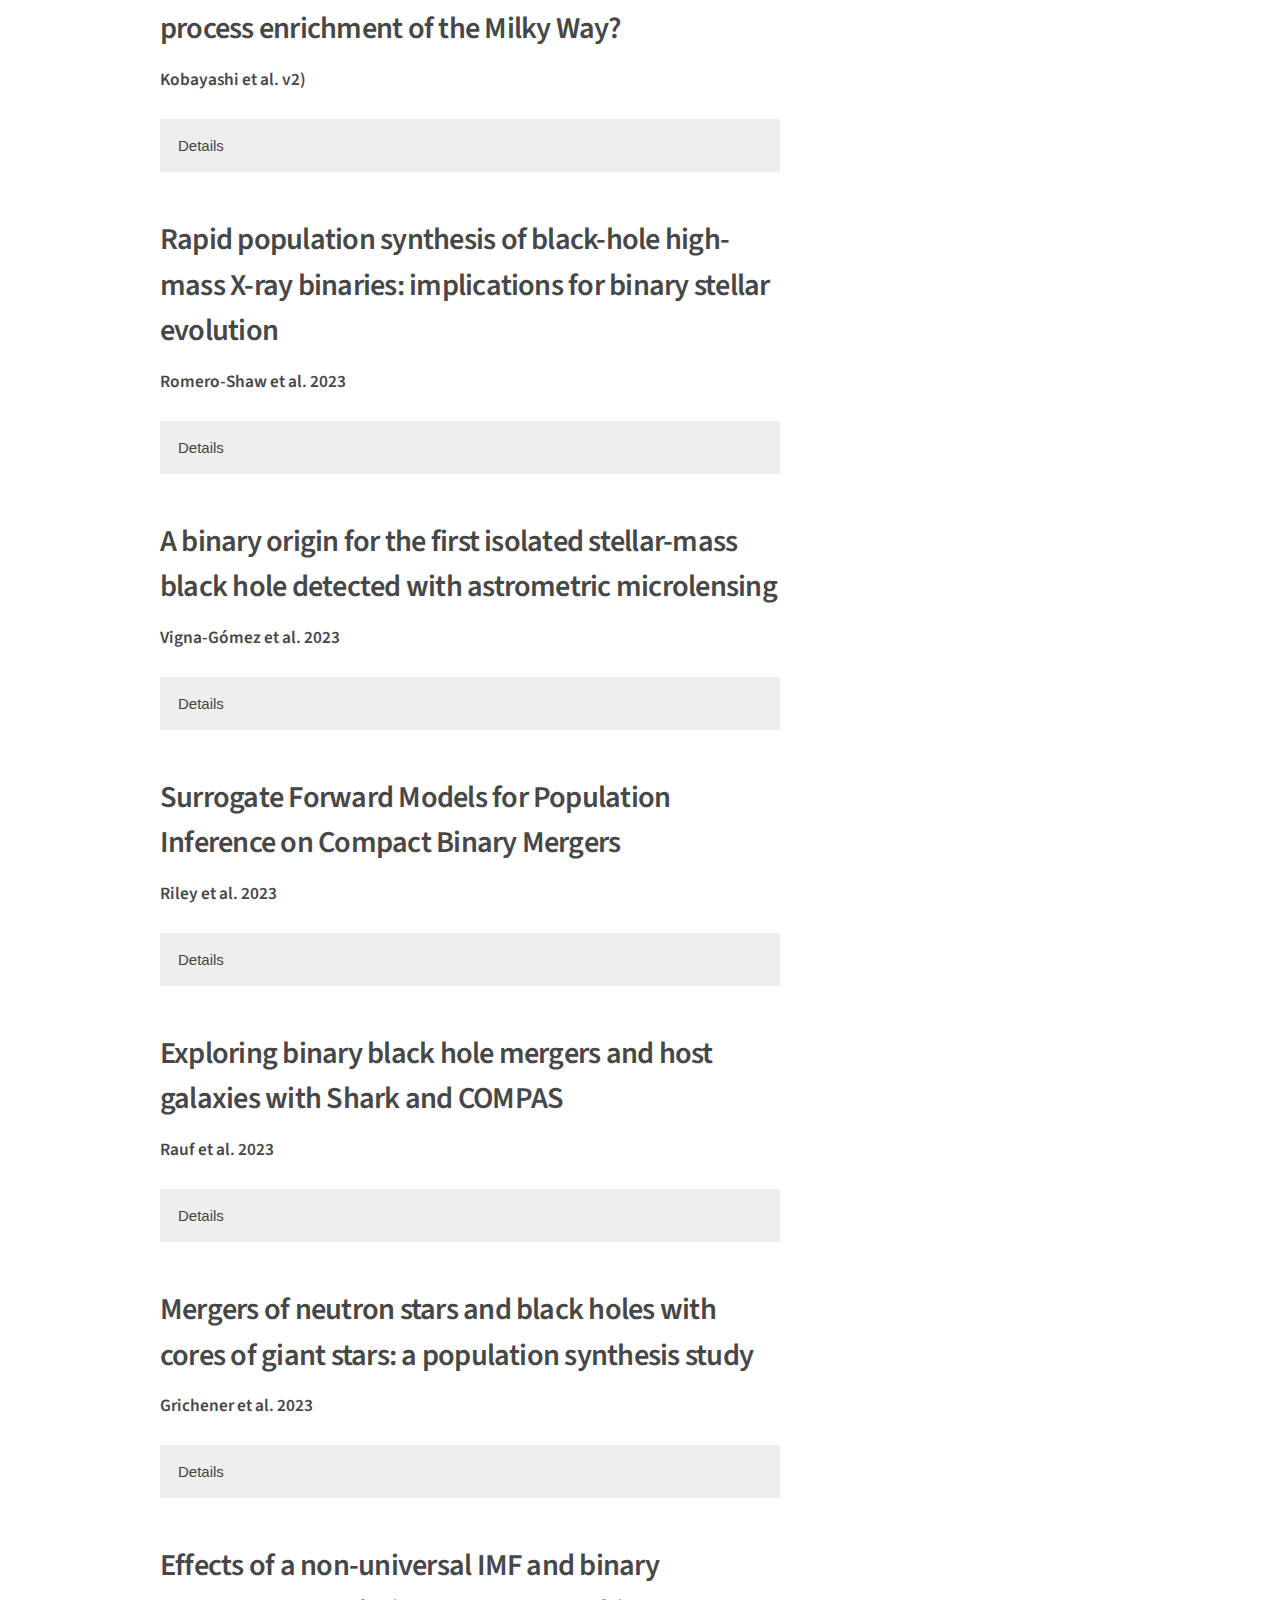
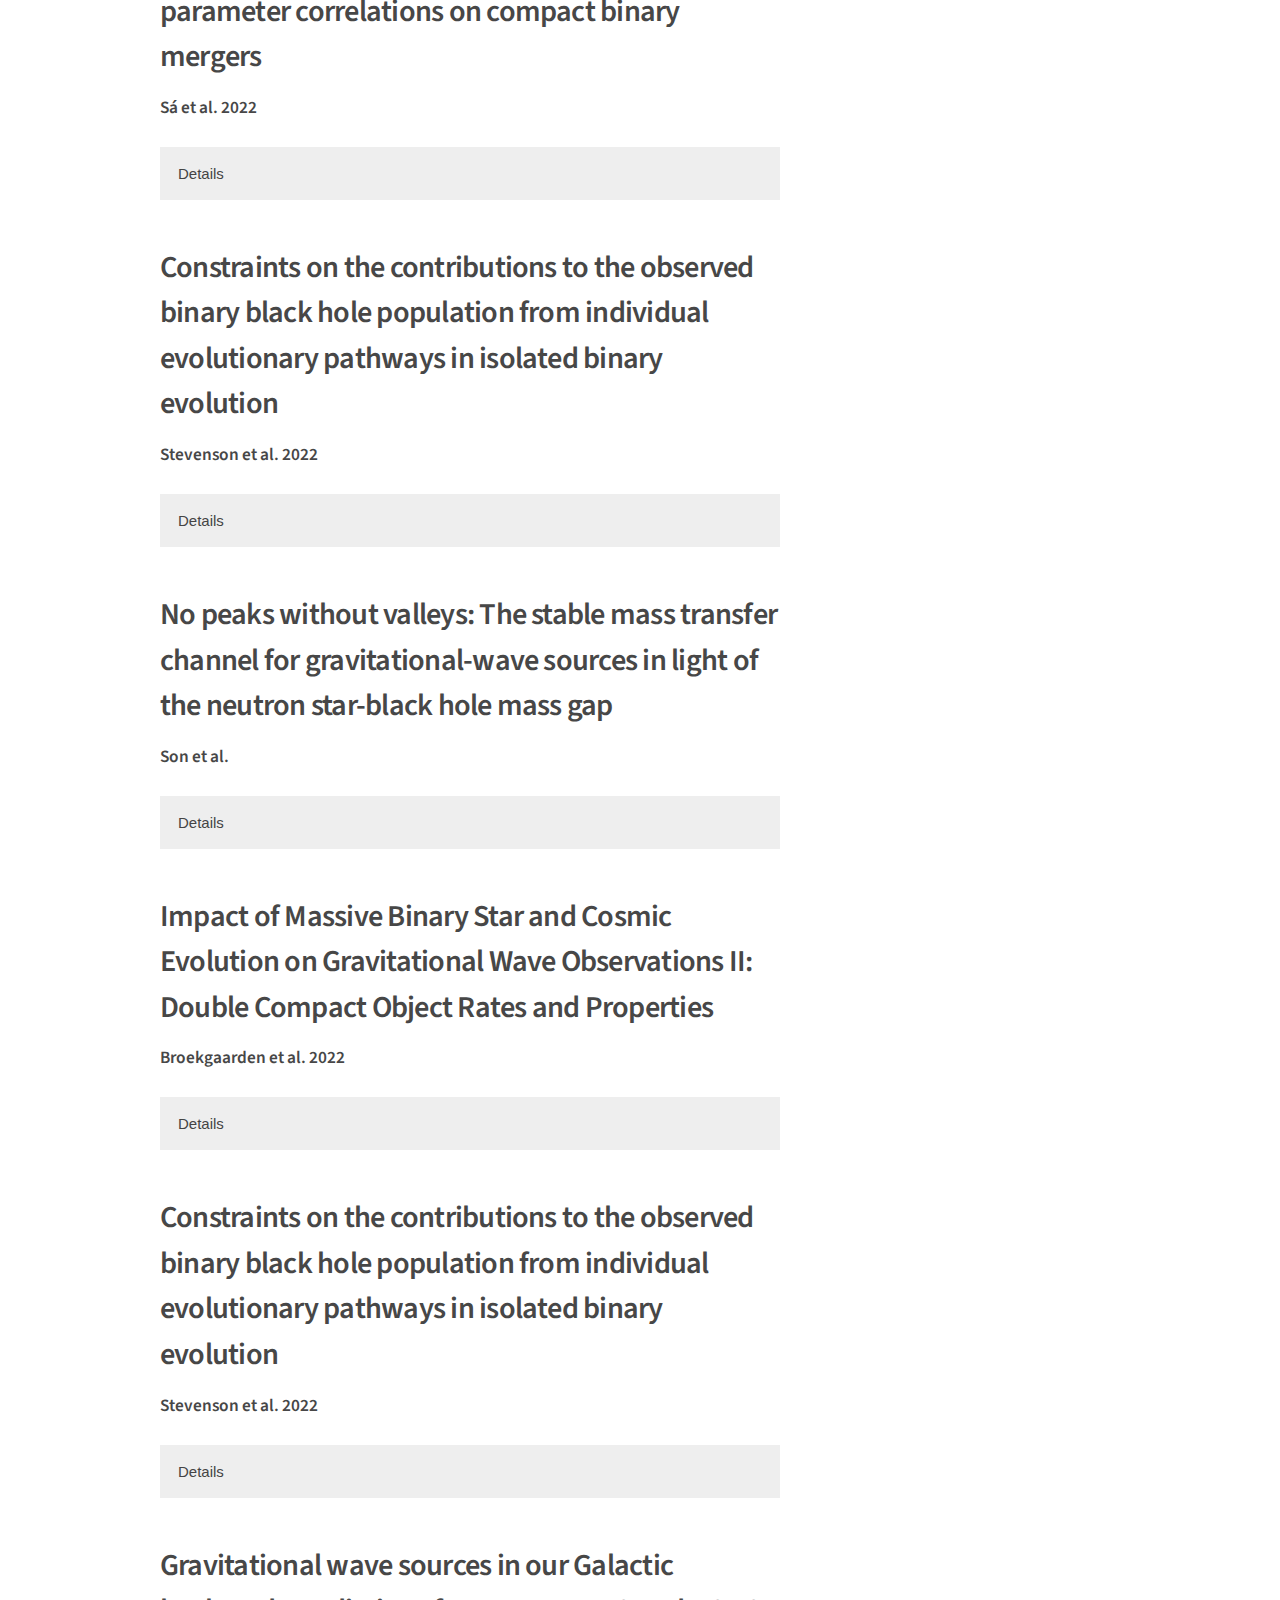
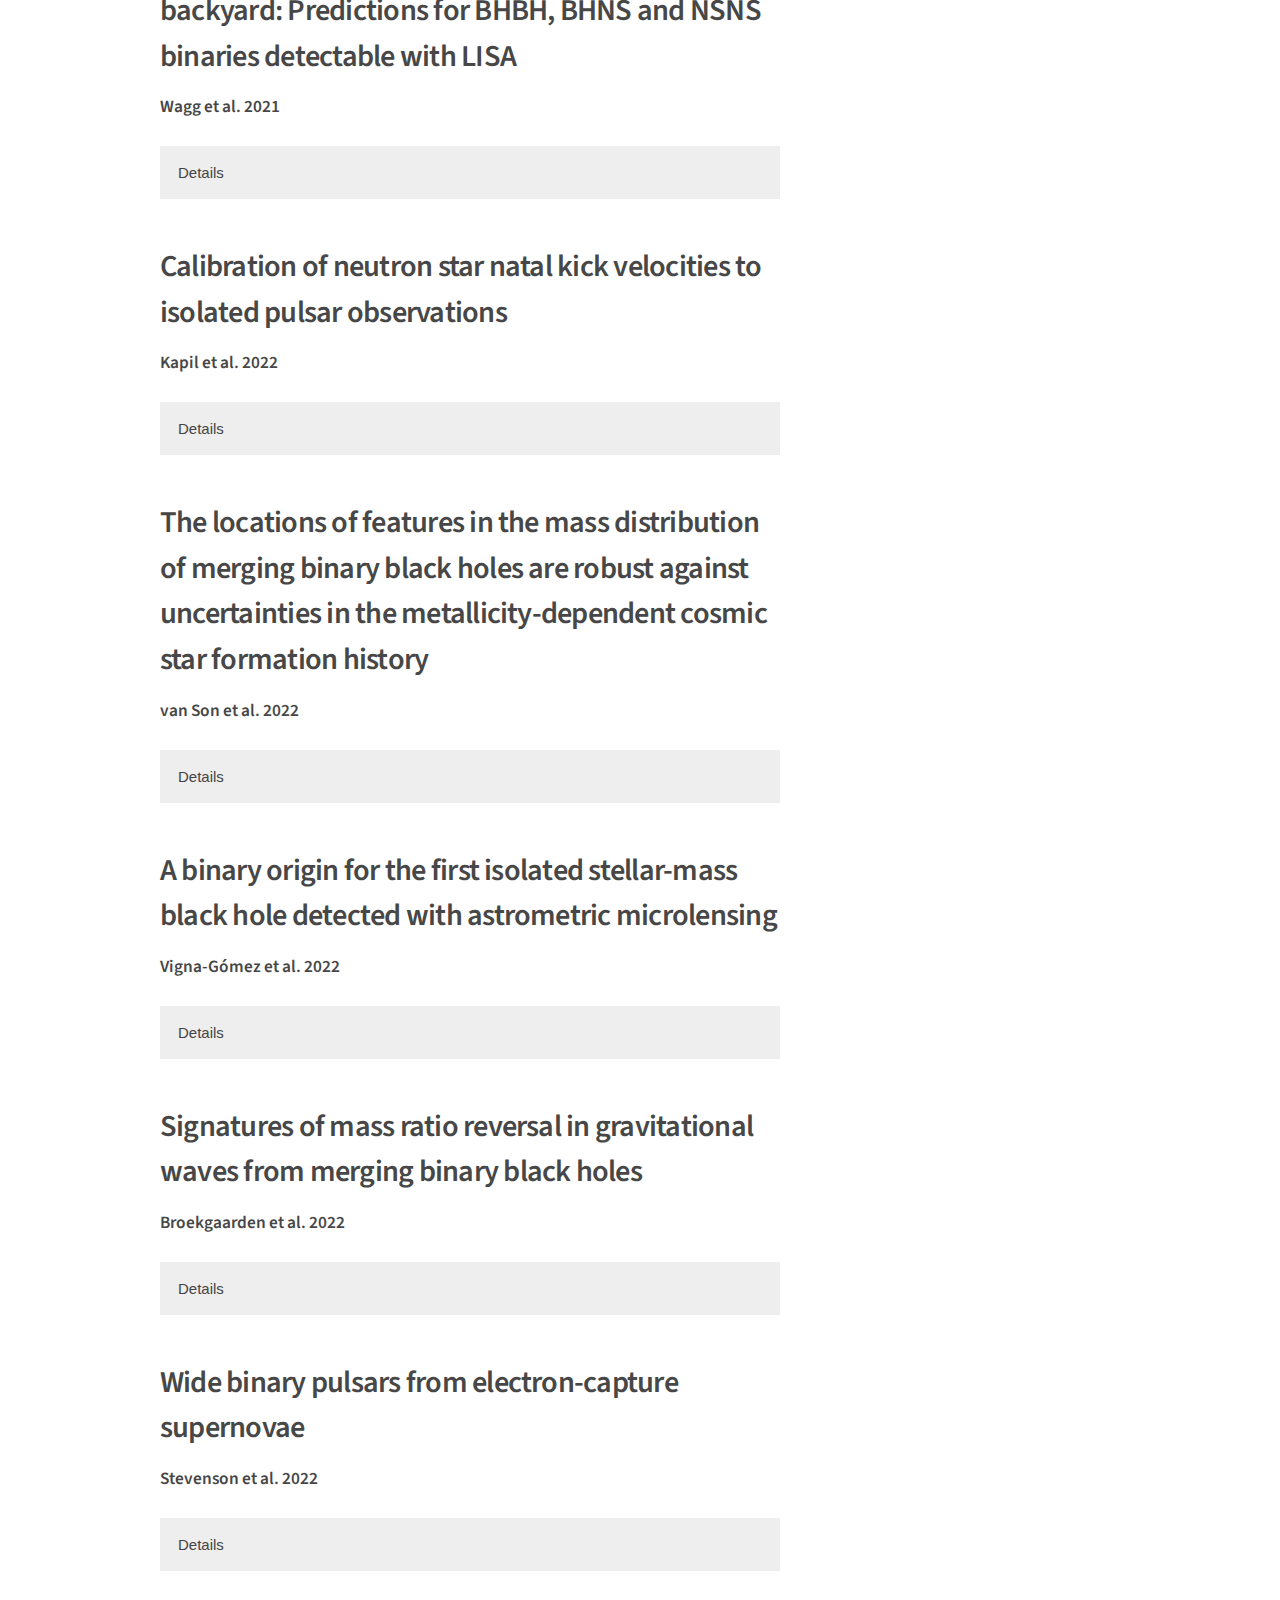
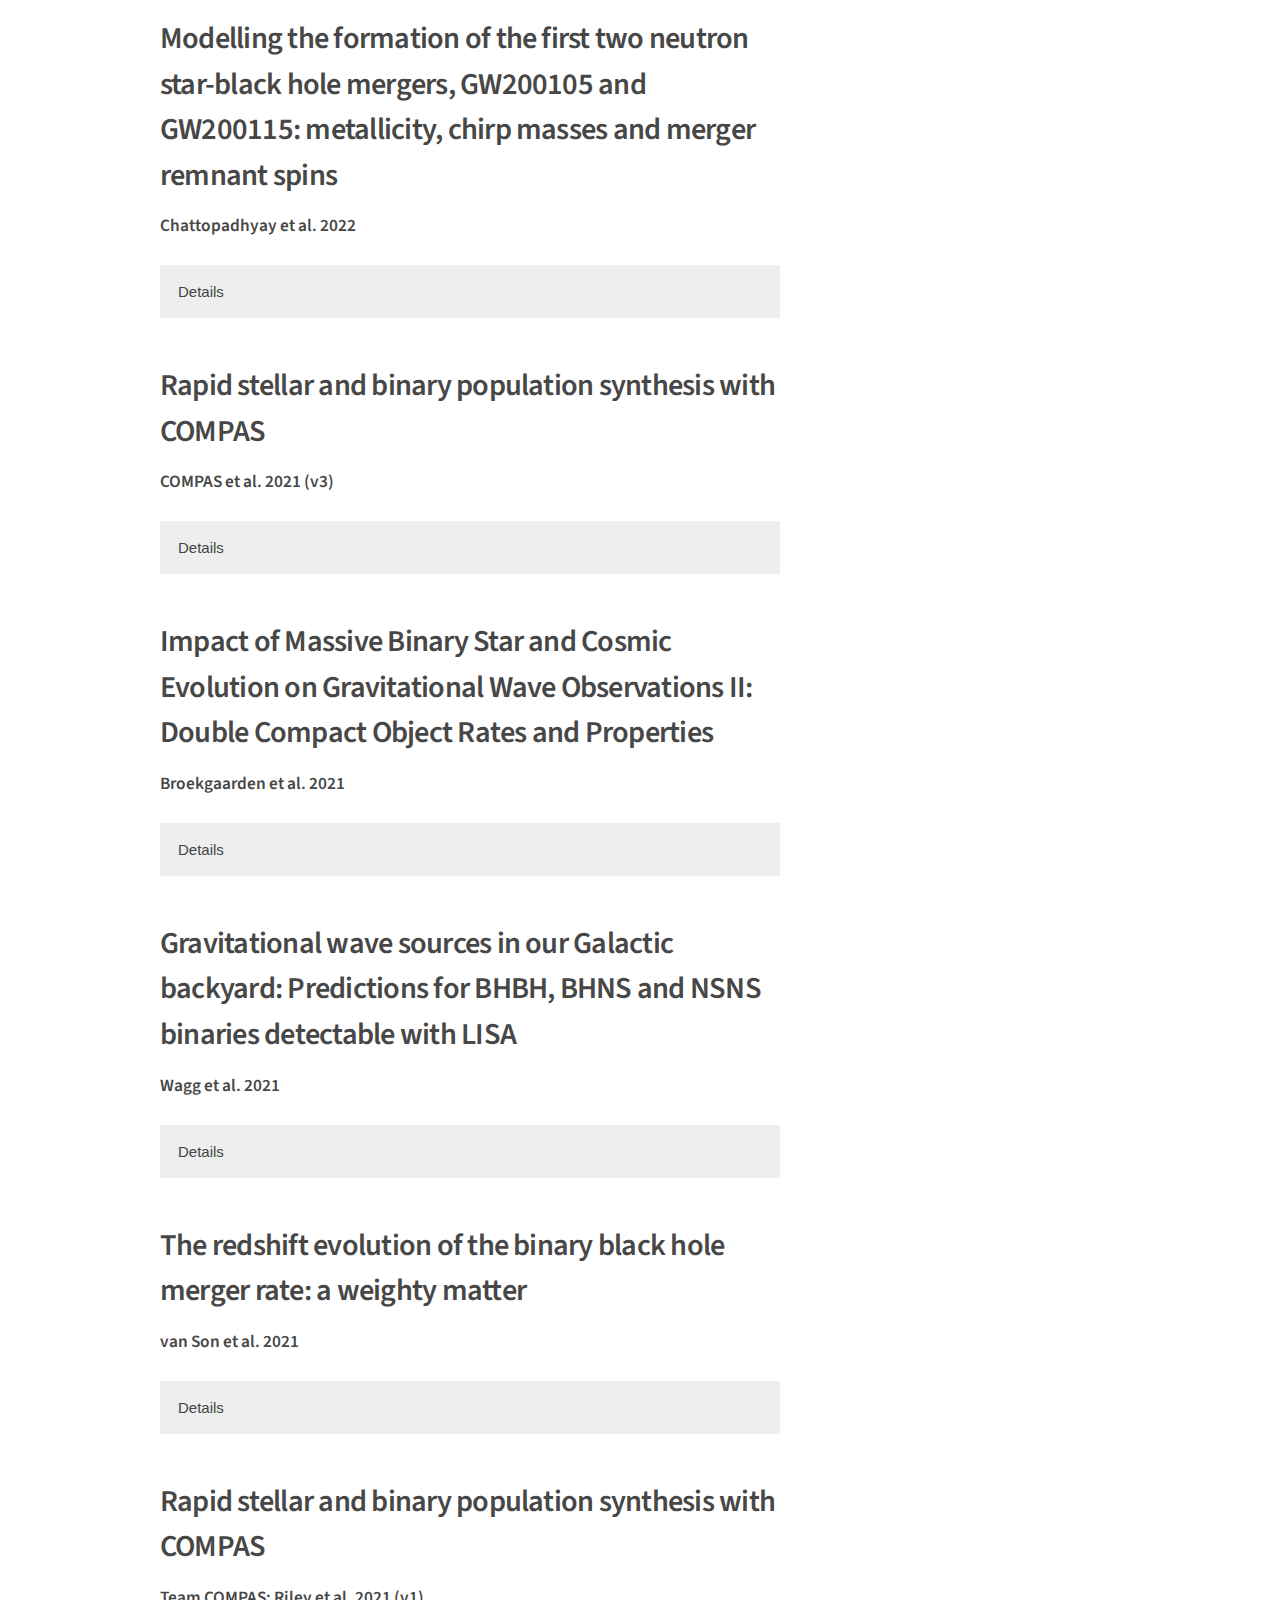
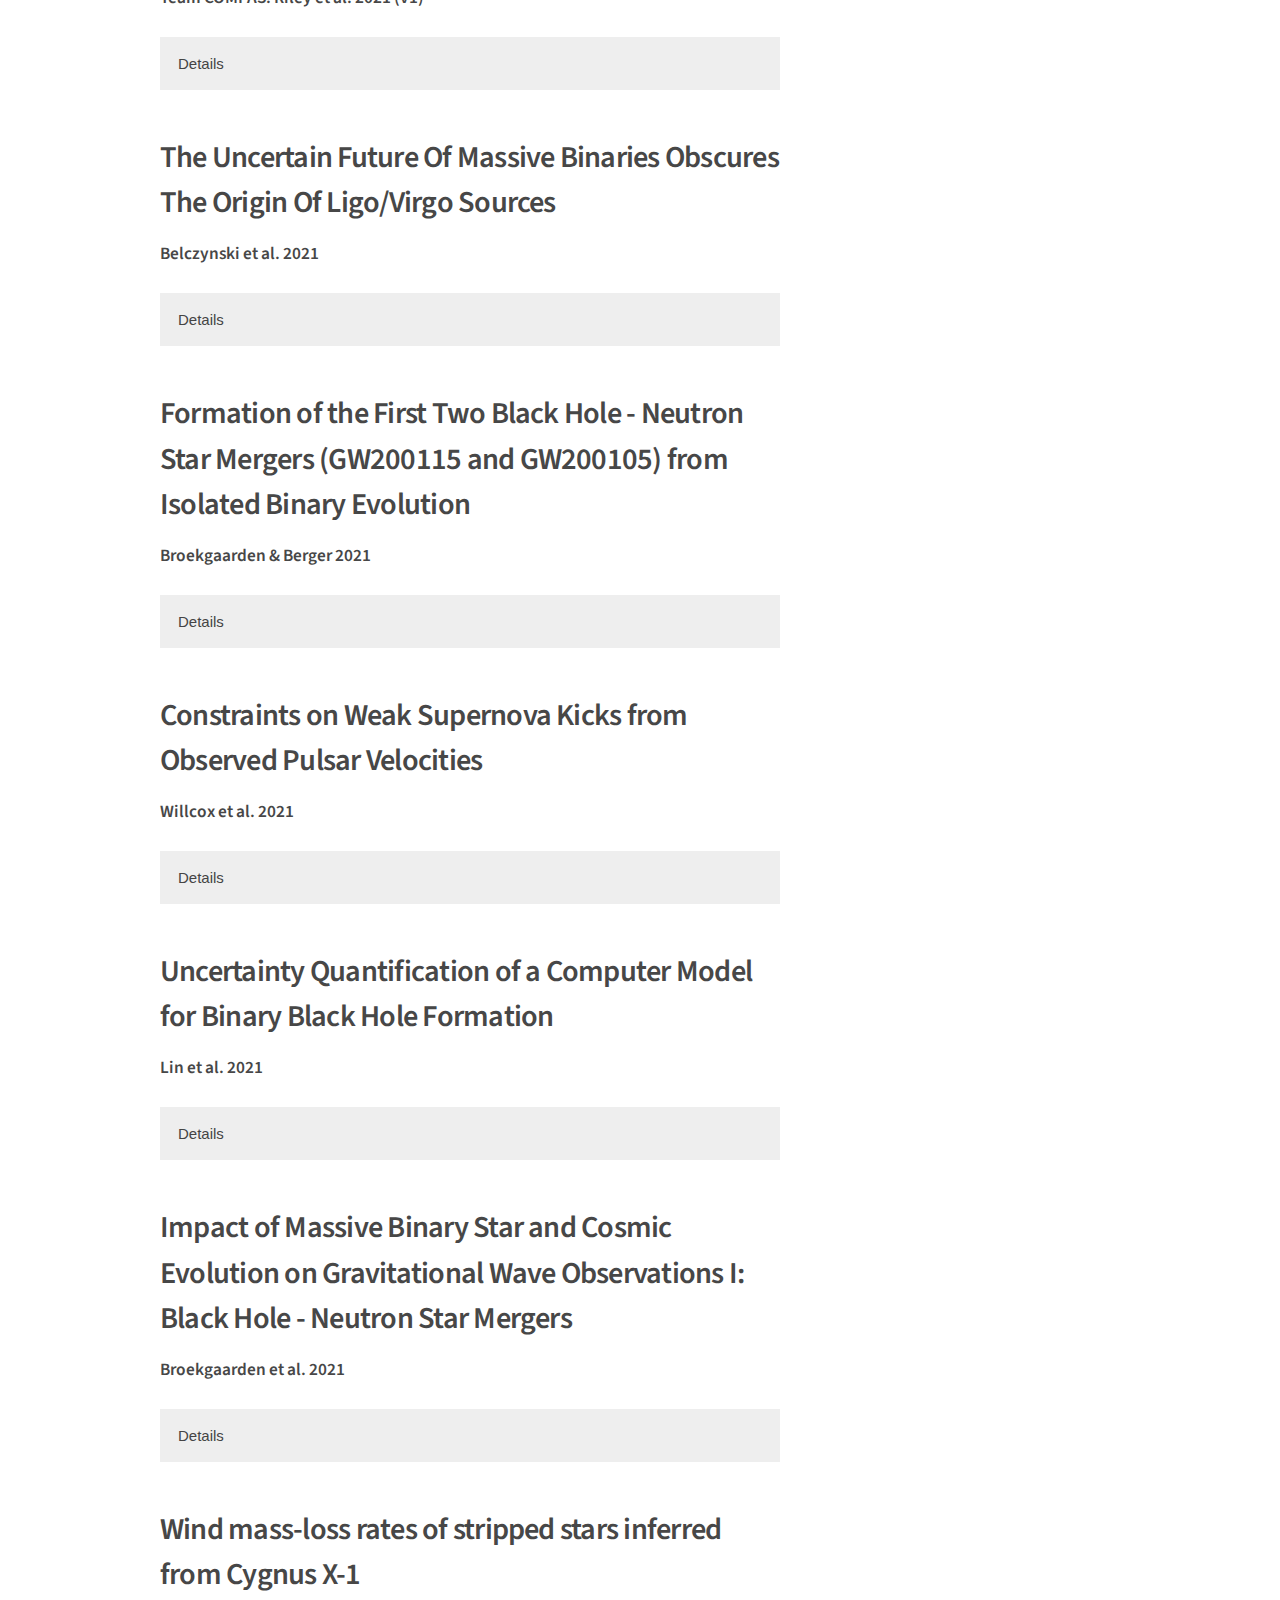
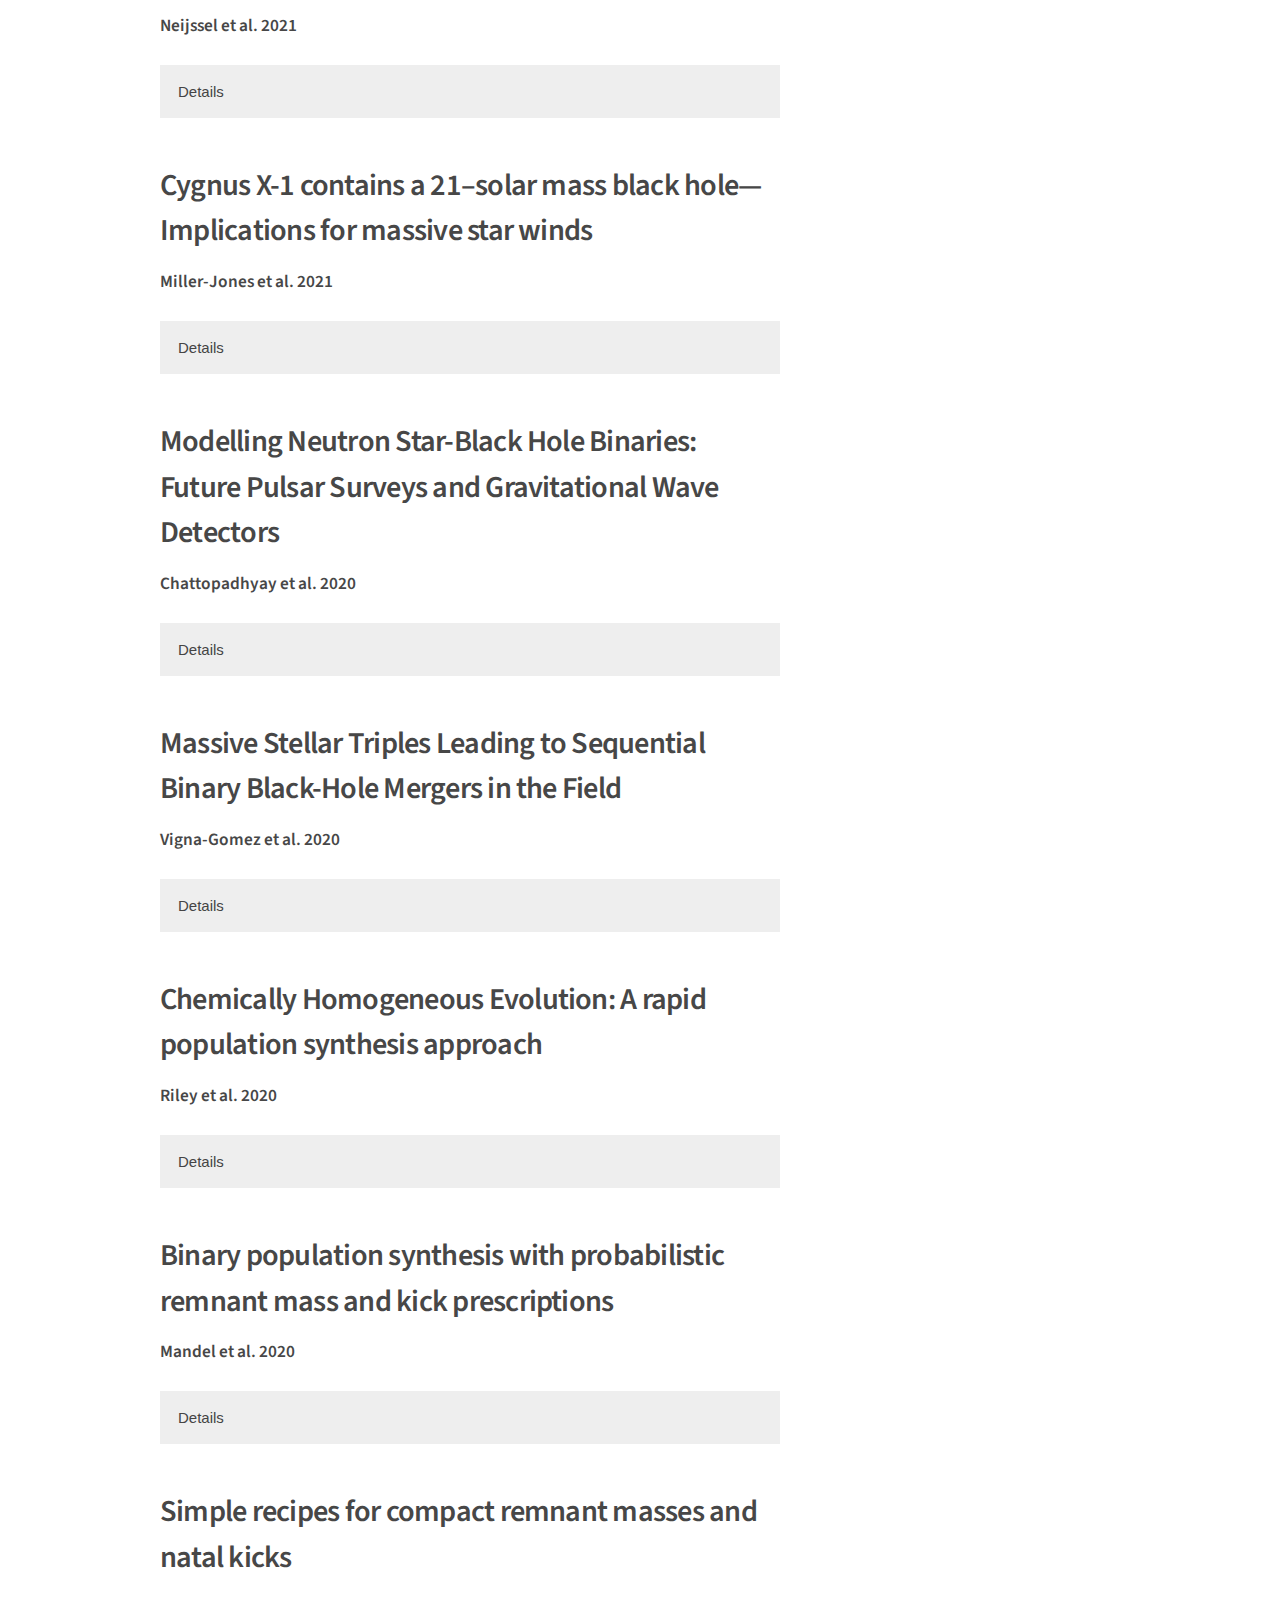
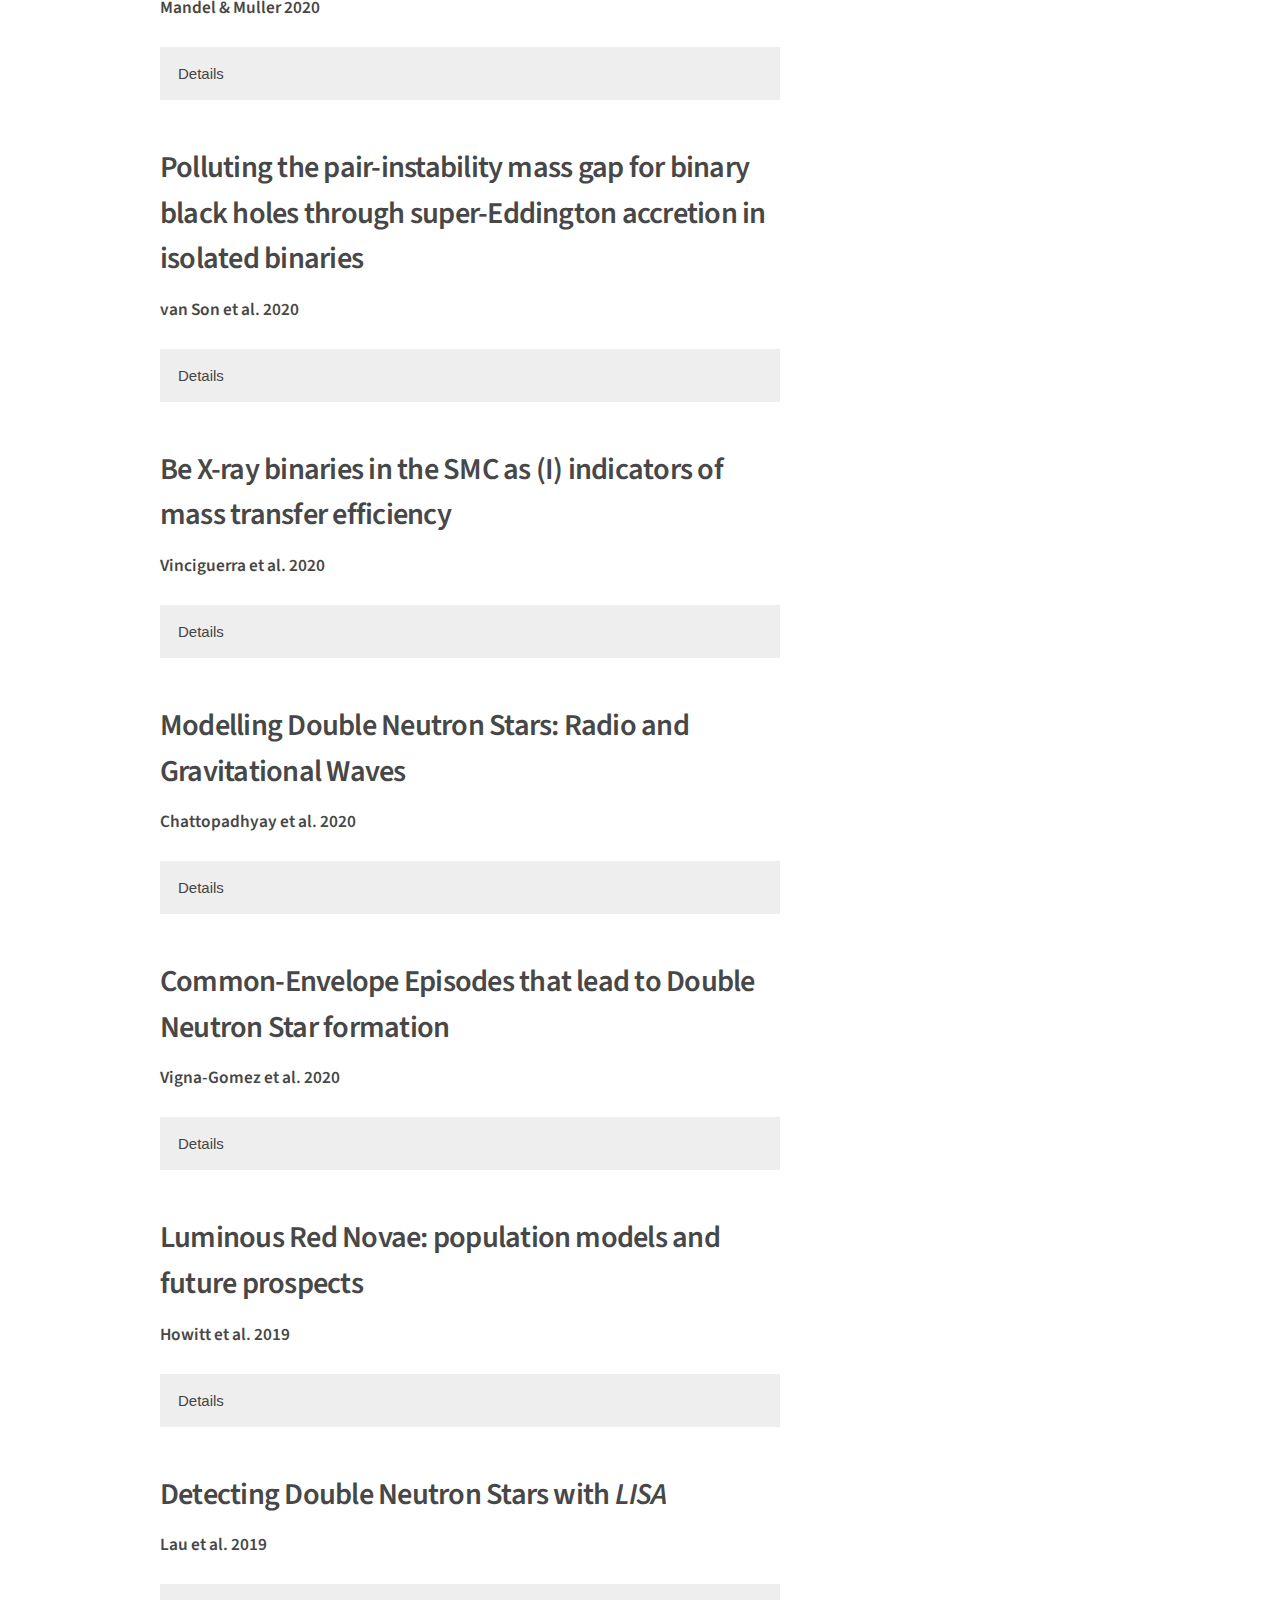
<file: science.html>
<!DOCTYPE html>
<!--
  Arcana by HTML5 UP
  html5up.net | @ajlkn
  Free for personal and commercial use under the CCA 3.0 license (html5up.net/license)
-->
<!-- TODO 
  Fix up accents (Vigna-Gomez, Schroeder, Szecsi, Muller, others?)
  Find a way to run Latex in HTML (optional, but would look way better for, e.g, Stevenson 2019)
  Add link to Monash in Welcome 
-->
<html>
<head>
    <meta charset="utf-8">
    <meta name="generator" content=
    "HTML Tidy for HTML5 for Linux version 5.6.0">
    <title>COMPAS | Science</title>
    <meta name="viewport" content=
    "width=device-width, initial-scale=1">
    <link rel="stylesheet" href="assets/css/main.css">
</head>
<body>
    <div id="page-wrapper">
        <!-- Header -->
        <div id="header">
            <!-- Logo -->
            <img class="image logo" src="images/COMPAS.png" alt="">
            <h1><a href="index.html" id="logo">COMPAS <em>|
            Science</em></a>
            </h1>
            <!-- Nav -->
            <nav id="nav">
                <ul>
                    <li>
                        <a href="index.html">About</a> 
                    </li>
                    <li class="current">
                        <a href="science.html">Science</a>
                        <ul>
                            <li>
                                <a href=
                                "science.html#intro">Introduction</a>
                            </li>
                            <li>
                                <a href=
                                "science.html#papers">Papers</a> 
                            </li>
                        </ul>
                    </li>
                </ul>
            </nav>
        </div>
        <!-- Main -->
        <section class="wrapper style1">
            <div class="container">
                <div class="row 200%">
                    <!-- Left Column: Opening Paragraph & Papers -->
                    <div class="8u 12u(narrower)">
                        <div id="content">
                            <!-- Opening Paragraph -->
                            <article>
                                <header>
                                    <h2 id="intro">How do binary
                                    black holes form?</h2>
                                    <p>Unravelling binary
                                    physics</p>
                                </header>
                                <p>We are making progress in
                                understanding how two black holes
                                can come together and merge.</p>
                                <p>On the 14th September 2015,
                                Advanced LIGO (Laser Interferometer
                                Gravitational-wave Observatory)
                                detected gravitational waves from
                                the collision of a pair of black
                                holes, dubbed GW150914. Since then,
                                Advanced LIGO has been joined by
                                Advanced Virgo. Together, Advanced
                                LIGO and Virgo observed GW170817,
                                gravitational waves from the
                                inspiral and merger of a pair of
                                neutron stars. This event was
                                subsequently observed across the
                                electromagnetic spectrum, including
                                as a gamma ray burst and kilonova.
                                At the end of their first two
                                observing runs, Advanced LIGO and
                                Virgo had totalled up 10 binary
                                black hole mergers and one binary
                                neutron star merger. Their third
                                observing run finished in March
                                2020.</p>
                                <p>These observations confirmed a
                                major prediction of Albert
                                Einstein's 1915 general theory of
                                relativity and opened an
                                unprecedented new window onto the
                                cosmos. However, we still do not
                                know how such pairs of merging
                                black holes and neutron stars
                                form.</p>
                                <p>In order for black holes to
                                merge within the age of the
                                Universe by emitting gravitational
                                waves, they must start out close
                                together by astronomical standards,
                                no more than about a fifth of the
                                distance between the Earth and the
                                Sun for the heaviest LIGO sources.
                                However, massive stars, which are
                                the progenitors of the black holes
                                that LIGO observes, expand to be
                                much larger than this in the course
                                of their evolution. The key
                                challenge, then, is how to fit such
                                large stars within a very small
                                orbit. <a href=
                                "http://adsabs.harvard.edu/abs/2018arXiv180605820M">
                                Several possible scenarios</a> have
                                been proposed to address this.</p>
                                <p>We use COMPAS to investigate
                                massive binary evolution and
                                constrain it with a range of
                                observational data sets. Our code
                                is publicly available at <a href=
                                "https://github.com/TeamCOMPAS/COMPAS">
                                https://github.com/TeamCOMPAS/COMPAS</a>,
                                Further information can be found in
                                <a href=
                                "http://arXiv.org/abs/2109.10352">the
                                COMPAS methods paper</a> or in more
                                technical <a href=
                                "https://compas.science/docs">documentation</a>.
                                The <a href=
                                "https://zenodo.org/record/6346444#.YjGanxBByfU">
                                latest COMPAS data release</a> is
                                available through our <a href=
                                "https://zenodo.org/communities/compas/">
                                zenodo community.</a></p>
                            </article>
                            <!-- Papers Header -->
                            <header id="papers" class="major">
                                <h2>Selected Papers</h2>
                                <p>Summaries and data releases of
                                papers which directly use
                                COMPAS</p>
                            </header>
                            <!-- Complete list of papers -->
                            <article>
                                <p><strong>Note:</strong> The data
                                used in some of the COMPAS papers
                                has been made available to the
                                public.<br>
                                For access, please see <a href=
                                "https://zenodo.org/communities/compas/?page=1&amp;size=20">
                                our Zenodo page</a>, or check the
                                appropriate paper below.</p>
                                For a complete list of COMPAS
                                papers, see <a href=
                                "https://ui.adsabs.harvard.edu/public-libraries/gzRk1qpbRUy4cP2GydR36Q">
                                our ADS library</a>
                            </article>
                            <br>
                            <br>
                            <!--                     -->
                            <!-- INSERT PAPERS BELOW -->

                            <!-- Boesky et al. 2024 -->
                            <article>
                                <header>
                                    <h2 id="240501630" style="margin-bottom:0.5em"> Investigating the Cosmological Rate of Compact Object Mergers from Isolated Massive Binary Stars </h2>
             
                                    <h1><strong>Boesky et al. 2024</strong><h1>
                                </header>
            
                                <button class="collapsible">Details</button>
            
                                <div class="content">
                                    <!-- Authors -->
                                    <p>
                                    <strong>Authors:</strong>
                                    Adam Boesky; Floor S. Broekgaarden; Edo Berger
                                    <br>
            
                                    <!-- <strong>Journal:</strong> <a href="website.com">JOURNAL</a><br>  -->
                                    <strong>arXiv:</strong> <a href="https://arxiv.org/pdf/2405.01630.pdf">2405.01630</a></p>
            
                                    <!-- Description -->
                                    <p>
                                    ravitational wave detectors are observing compact object mergers from increasingly far distances, revealing the redshift evolution of the binary black hole (BBH) -- and soon the black hole-neutron star (BHNS) and binary neutron star (BNS) -- merger rate. To help interpret these observations, we investigate the expected redshift evolution of the compact object merger rate from the isolated binary evolution channel. We present a publicly available catalog of compact object mergers and their accompanying cosmological merger rates from population synthesis simulations conducted with the COMPAS software. To explore the impact of uncertainties in stellar and binary evolution, our simulations use two-parameter grids of binary evolution models that vary the common-envelope efficiency with mass transfer accretion efficiency, and supernova remnant mass prescription with supernova natal kick velocity, respectively. We quantify the redshift evolution of our simulated merger rates using the local ($z\sim 0$) rate, the redshift at which the merger rate peaks, and the normalized differential rates (as a proxy for slope). We find that although the local rates span a range of $\sim 10^3$ across our model variations, their redshift-evolutions are remarkably similar for BBHs, BHNSs, and BNSs, with differentials typically within a factor $3$ and peaks of $z\approx 1.2-2.4$ across models. Furthermore, several trends in our simulated rates are correlated with the model parameters we explore. We conclude that future observations of the redshift evolution of the compact object merger rate can help constrain binary models for stellar evolution and gravitational-wave formation channels.
                                    </p>
                                </div>
                            </article>
                            <!-- Song et al. 2024 -->
                            <article>
                                <header>
                                    <h2 id="240611428" style="margin-bottom:0.5em"> Binary population synthesis of the Galactic canonical pulsar population </h2>
             
                                    <h1><strong>Song et al. 2024</strong><h1>
                                </header>
            
                                <button class="collapsible">Details</button>
            
                                <div class="content">
                                    <!-- Authors -->
                                    <p>
                                    <strong>Authors:</strong>
                                    Yuzhe Song; Simon Stevenson; Debatri Chattopadhyay
                                    <br>
            
                                    <!-- <strong>Journal:</strong> <a href="website.com">JOURNAL</a><br>  -->
                                    <strong>arXiv:</strong> <a href="https://arxiv.org/pdf/2406.11428.pdf">2406.11428</a></p>
            
                                    <!-- Description -->
                                    <p>
                                    ulsars are rapidly rotating neutron stars that emit radiation across the electromagnetic spectrum, from radio to gamma-rays. We use the rapid binary population synthesis suite COMPAS to model the Galactic population of canonical pulsars. We account for both radio and gamma-ray selection effects, as well as the motion of pulsars in the Galactic potential due to natal kicks. We compare our models to the catalogs of pulsars detected in the radio, and those detected in gamma-rays by Fermi, and find broad agreement with both populations. We reproduce the observed ratio of radio-loud to radio-quiet gamma-ray pulsars. We further examine the possibility of low spin-down luminosity (Edot) pulsars emitting weak, unpulsed gamma-ray emission and attempt to match this with recent stacking results. We demonstrate that the apparent correlation between the latitude of a pulsar and its Edot arises due to natal kicks imparted to pulsars at birth, assuming that all pulsars are born in the Galactic disk.
                                    </p>
                                </div>
                            </article>
                            <!-- Rauf et al. 2024 -->
                            <article>
                                <header>
                                    <h2 id="240611885" style="margin-bottom:0.5em"> A Trifecta of Modelling Tools: Navigating COMPAS, Shark and Bayesian Inference for Binary Black Hole Model Selection </h2>
             
                                    <h1><strong>Rauf et al. 2024</strong><h1>
                                </header>
            
                                <button class="collapsible">Details</button>
            
                                <div class="content">
                                    <!-- Authors -->
                                    <p>
                                    <strong>Authors:</strong>
                                    Liana Rauf; Cullan Howlett; Simon Stevenson; Jeff Riley
                                    <br>
            
                                    <!-- <strong>Journal:</strong> <a href="website.com">JOURNAL</a><br>  -->
                                    <strong>arXiv:</strong> <a href="https://arxiv.org/pdf/2406.11885.pdf">2406.11885</a></p>
            
                                    <!-- Description -->
                                    <p>
                                    ravitational waves (GWs) have revealed surprising properties of binary black hole (BBH) populations, but there is still mystery surrounding how these compact objects evolve. We apply Bayesian inference and an efficient method to calculate the BBH merger rates in the Shark host galaxies, to determine the combination of COMPAS parameters that outputs a population most like the GW sources from the LVK transient catalogue. For our COMPAS models, we calculate the likelihood with and without the dependence on the predicted number of BBH merger events. We find strong correlations between hyper-parameters governing the specific angular momentum (AM) of mass lost during mass transfer, the mass-loss rates of Wolf--Rayet stars via winds and the chemically homogeneous evolution (CHE) formation channel. We conclude that analysing the marginalised and unmarginalised likelihood is a good indicator of whether the population parameters distribution and number of observed events reflect the LVK data. In doing so, we see that the majority of the models preferred in terms of the population-level parameters of the BBHs greatly overpredict the number of events we should have observed to date. Looking at the smaller number of models which perform well with both likelihoods, we find that those with no CHE, AM loss occurring closer to the donor during the first mass-transfer event, and/or higher rates of mass-loss from Wolf--Rayet winds are generally preferred by current data. We find these conclusions to be robust to our choice of selection criteria.
                                    </p>
                                </div>
                            </article>
                            <!-- Nathaniel et al. 2024 -->
                            <article>
                                <header>
                                    <h2 id="240711680" style="margin-bottom:0.5em"> Population synthesis of Thorne-Żytkow objects: Rejuvenated donors and unexplored progenitors in the common envelope formation channel </h2>
             
                                    <h1><strong>Nathaniel et al. 2024</strong><h1>
                                </header>
            
                                <button class="collapsible">Details</button>
            
                                <div class="content">
                                    <!-- Authors -->
                                    <p>
                                    <strong>Authors:</strong>
                                    K. Nathaniel; A. Vigna-Gómez; A. Grichener; R. Farmer; M. Renzo; R. W. Everson
                                    <br>
            
                                    <!-- <strong>Journal:</strong> <a href="website.com">JOURNAL</a><br>  -->
                                    <strong>arXiv:</strong> <a href="https://arxiv.org/pdf/2407.11680.pdf">2407.11680</a></p>
            
                                    <!-- Description -->
                                    <p>
                                    ontext. Common envelope evolution of a massive star and a neutron star companion has two possible outcomes: formation of a short-period binary (a potential gravitational wave source progenitor) or a merger of the massive star with the neutron star. If the binary merges, a structure with a neutron star core surrounded by a large diffuse envelope, a so-called Thorne-\.Zytkow object (T\.ZO), may form. The predicted appearance of this hypothetical class of star is very similar to red supergiants, making observational identification difficult. Aims. Our objective is to understand the properties of systems that are potential T\.ZO progenitors, e.g., binary systems that enter a common envelope phase with a neutron star companion. We also aim to distinguish those that have been through a previous stable mass transfer phase, which can rejuvenate the accretor. We estimate the number of T\.ZOs in the Milky Way and assess the impact of uncertainties in their formation. Methods. We use the rapid population synthesis code COMPAS at Solar metallicity and with common envelope efficiency parameter set to unity to determine the population demographics of T\.ZOs. We use one-dimensional evolutionary T\.ZO models from the literature to determine a fit for T\.ZO lifetime in order to estimate the current number of T\.ZOs in the Galaxy as well as to assess core disruption during the merger. Results. We explore the progenitors in the Hertzsprung-Russell diagram, calculate formation rates, and investigate kinematics of the progenitor stars. We find that the vast majority ($\approx 92\%$) of T\.ZO progenitors in our population have experienced mass transfer and become rejuvenated before their formation event. Using a constant star formation rate we estimate $\approx 2\times 10 ^{-4}$ T\.ZOs per $M_\odot$ in our Galaxy, corresponding to $\approx 5\pm 1$ T\.ZOs in the Milky Way at present.
                                    </p>
                                </div>
                            </article>
                            <!-- Rauf et al. v2) -->
                            <article>
                                <header>
                                    <h2 id="230208172" style="margin-bottom:0.5em"> Exploring binary black hole mergers and host galaxies with Shark and COMPAS </h2>
             
                                    <h1><strong>Rauf et al. v2)</strong><h1>
                                </header>
            
                                <button class="collapsible">Details</button>
            
                                <div class="content">
                                    <!-- Authors -->
                                    <p>
                                    <strong>Authors:</strong>
                                    Liana Rauf; Cullan Howlett; Tamara M. Davis; Claudia D. P. Lagos
                                    <br>
            
                                    <!-- <strong>Journal:</strong> <a href="website.com">JOURNAL</a><br>  -->
                                    <strong>arXiv:</strong> <a href="https://arxiv.org/pdf/2302.08172.pdf">2302.08172</a></p>
            
                                    <!-- Description -->
                                    <p>
                                    e explore the connection between the gravitational wave (GW) merger rates of stellar-mass binary black holes (BBH) and galaxy properties. We do this by generating populations of stars using the binary population synthesis code COMPAS and evolving them in galaxies from the semi-analytic galaxy formation model Shark, to determine the number of mergers occurring in each simulation time-step. We find that metal-rich and massive galaxies with star formation rate (SFR) greater than $1M_{\odot}/ \rm yr$ are 10 times more likely to have GW events compared to younger, less massive and metal poor galaxies. Our simulation with the default input parameters predicts a higher local merger rate density compared to the third GW transient catalogue (GWTC-3) prediction from LIGO, VIRGO and KAGRA, due to short coalescence times, low metallicities and a high SFR at low redshift in the simulation, which produces more BBHs that merge within the age of the Universe compared to observations. We identify alternate remnant mass models that more accurately reproduce the volumetric rate and provide updated fits to the merger rate as a function of redshift. We then investigate the relative fraction of GW events in our simulation that are in observable host galaxies from upcoming galaxy surveys, determining which of those are ideal for tracing host galaxies with high merger rates. The implications of this work can be utilised for constraining stellar evolution models, better informing follow-up programs, and placing informative priors on host galaxies when measuring cosmological parameters such as the Hubble constant.
                                    </p>
                                </div>
                            </article>
                            <!-- Boesky et al. 2024 -->
                            <article>
                                <header>
                                    <h2 id="240501623" style="margin-bottom:0.5em"> The Binary Black Hole Merger Rate Deviates From the Cosmic Star Formation Rate: A Tug of War Between Metallicity and Delay Times </h2>
             
                                    <h1><strong>Boesky et al. 2024</strong><h1>
                                </header>
            
                                <button class="collapsible">Details</button>
            
                                <div class="content">
                                    <!-- Authors -->
                                    <p>
                                    <strong>Authors:</strong>
                                    Adam Boesky; Floor S. Broekgaarden; Edo Berger
                                    <br>
            
                                    <!-- <strong>Journal:</strong> <a href="website.com">JOURNAL</a><br>  -->
                                    <strong>arXiv:</strong> <a href="https://arxiv.org/pdf/2405.01623.pdf">2405.01623</a></p>
            
                                    <!-- Description -->
                                    <p>
                                    ravitational-wave detectors are now making it possible to investigate how the merger rate of binary black holes (BBHs) evolves with redshift. In this study, we examine whether the BBH merger rate of isolated binaries deviates from a scaled star formation rate density (SFRD) -- a frequently used model in state-of-the-art research. To address this question, we conduct population synthesis simulations using COMPAS with a grid of stellar evolution models, calculate their cosmological merger rates, and compare them to a scaled SFRD. We find that our simulated rates deviate by factors up to $3.5\times$ at $z\sim0$ and $5\times$ at $z\sim 9$ due to two main phenomena: (i) The formation efficiency of BBHs is an order of magnitude higher at low metallicities than at solar metallicity; and (ii) BBHs experience a wide range of delays (from a few Myr to many Gyr) between formation and merger. Deviations are similar when comparing to a $\textit{delayed}$ SFRD, and even larger (up to $\sim 10\times$) when comparing to SFRD-based models scaled to the local merger rate. Interestingly, our simulations find that the BBH delay time distribution is redshift-dependent, increasing the complexity of the redshift distribution of mergers. We find similar results for simulated merger rates of BHNSs and BNSs. We conclude that the rate of BBH, BHNS, and BNS mergers from the isolated channel can significantly deviate from a scaled SFRD, and that future measurements of the merger rate will provide insights into the formation pathways of gravitational-wave sources.
                                    </p>
                                </div>
                            </article>
                            <!-- Willcox et al. 2023 -->
                            <article>
                                <header>
                                    <h2 id="230806666" style="margin-bottom:0.5em"> The Impact of Angular Momentum Loss on the Outcomes of Binary Mass Transfer </h2>
             
                                    <h1><strong>Willcox et al. 2023</strong><h1>
                                </header>
            
                                <button class="collapsible">Details</button>
            
                                <div class="content">
                                    <!-- Authors -->
                                    <p>
                                    <strong>Authors:</strong>
                                    Reinhold Willcox; Morgan MacLeod; Ilya Mandel; Ryosuke Hirai
                                    <br>
            
                                    <!-- <strong>Journal:</strong> <a href="website.com">JOURNAL</a><br>  -->
                                    <strong>arXiv:</strong> <a href="https://arxiv.org/pdf/2308.06666.pdf">2308.06666</a></p>
            
                                    <!-- Description -->
                                    <p>
                                    e use the rapid binary population synthesis code COMPAS to investigate commonly used prescriptions for the determination of mass transfer stability in close binaries and the orbital separations after stable mass transfer. The degree of orbital tightening during non-conservative mass transfer episodes is governed by the poorly-constrained angular momentum carried away by the ejected material. Increased orbital tightening drives systems towards unstable mass transfer leading to a common envelope. We find that the fraction of interacting binaries that will undergo only stable mass transfer throughout their lives fluctuates between a few and $\sim 20\%$ due to uncertainty in the angular momentum loss alone. If mass transfer is significantly non-conservative, stability prescriptions that rely on the assumption of conservative mass transfer under-predict the number of systems which experience unstable mass transfer and stellar mergers. This may substantially impact predictions about the rates of various transients, including luminous red novae, stripped-envelope supernovae, X-ray binaries, and the progenitors of coalescing compact binaries.
                                    </p>
                                </div>
                            </article>
                            <!-- Mosbech et al. v3) -->
                            <article>
                                <header>
                                    <h2 id="220714126" style="margin-bottom:0.5em"> Gravitational-wave event rates as a new probe for dark matter microphysics </h2>
             
                                    <h1><strong>Mosbech et al. v3)</strong><h1>
                                </header>
            
                                <button class="collapsible">Details</button>
            
                                <div class="content">
                                    <!-- Authors -->
                                    <p>
                                    <strong>Authors:</strong>
                                    Markus R. Mosbech; Alexander C. Jenkins; Sownak Bose; Celine Boehm; Mairi Sakellariadou; Yvonne Y. Y. Wong
                                    <br>
            
                                    <!-- <strong>Journal:</strong> <a href="website.com">JOURNAL</a><br>  -->
                                    <strong>arXiv:</strong> <a href="https://arxiv.org/pdf/2207.14126.pdf">2207.14126</a></p>
            
                                    <!-- Description -->
                                    <p>
                                    e show that gravitational waves have the potential to unravel the microphysical properties of dark matter due to the dependence of the binary black hole merger rate on cosmic structure formation, which is itself highly dependent on the dark matter scenario. In particular, we demonstrate that suppression of small-scale structure -- such as that caused by interacting, warm, or fuzzy dark matter -- leads to a significant reduction in the rate of binary black hole mergers at redshifts $z\gtrsim5$. This shows that future gravitational-wave observations will provide a new probe of physics beyond the $\Lambda$CDM model.
                                    </p>
                                </div>
                            </article>
                            <!-- Grichener et al. v2) -->
                            <article>
                                <header>
                                    <h2 id="230206663" style="margin-bottom:0.5em"> Mergers of neutron stars and black holes with cores of giant stars: a population synthesis study </h2>
             
                                    <h1><strong>Grichener et al. v2)</strong><h1>
                                </header>
            
                                <button class="collapsible">Details</button>
            
                                <div class="content">
                                    <!-- Authors -->
                                    <p>
                                    <strong>Authors:</strong>
                                    Aldana Grichener
                                    <br>
            
                                    <!-- <strong>Journal:</strong> <a href="website.com">JOURNAL</a><br>  -->
                                    <strong>arXiv:</strong> <a href="https://arxiv.org/pdf/2302.06663.pdf">2302.06663</a></p>
            
                                    <!-- Description -->
                                    <p>
                                    e perform population synthesis of massive binaries to study the mergers of neutron stars (NSs) and black holes (BHs) with the cores of their giant secondaries during common envelope evolution (CEE). We use different values of the efficiency parameter $\alpha_{\rm CE}$ in the framework of the energy formalism for traditional CEE ($\alpha_{\rm CE} \leq 1$) and including additional energy sources to unbind the envelope ($\alpha_{\rm CE} &gt; 1$). We constrain the possible values of $\alpha_{\rm CE}$ by comparing the results of our simulations with local rate densities of binary compact object mergers as inferred from gravitational-wave observations. We find two main evolutionary pathways of binary systems that result in NS-core mergers, while only one of them can also lead to the merger of a BH with the core of the giant star. We explore the zero age main sequence (ZAMS) statistical properties of systems that result in NS/BH-core mergers and find that the two evolutionary channels correspond to a bimodal distribution of orbital separations. We estimate the percentage of the mergers&#39; event rates relative to core collapse supernovae (CCSNe). We include the effect of mass accreted by the NS/BH during CEE in a separate set of simulations and find it does not affect the mergers&#39; event rates.
                                    </p>
                                </div>
                            </article>
                            <!-- Agudo et al. v3) -->
                            <article>
                                <header>
                                    <h2 id="220809000" style="margin-bottom:0.5em"> Panning for gold, but finding helium: discovery of the ultra-stripped supernova SN2019wxt from gravitational-wave follow-up observations </h2>
             
                                    <h1><strong>Agudo et al. v3)</strong><h1>
                                </header>
            
                                <button class="collapsible">Details</button>
            
                                <div class="content">
                                    <!-- Authors -->
                                    <p>
                                    <strong>Authors:</strong>
                                    I. Agudo; L. Amati; T. An; F. E. Bauer; S. Benetti; M. G. Bernardini; R. Beswick; K. Bhirombhakdi; T. de Boer; M. Branchesi; S. J. Brennan; M. D. Caballero-García; E. Cappellaro; N. Castro Rodríguez; A. J. Castro-Tirado; K. C. Chambers; E. Chassande-Mottin; S. Chaty; T.-W. Chen; A. Coleiro; S. Covino; F. D&#39;Ammando; P. D&#39;Avanzo; V. D&#39;Elia; A. Fiore; A. Flörs; M. Fraser; S. Frey; C. Frohmaier; L. Galbany; C. Gall; H. Gao; J. García-Rojas; G. Ghirlanda; S. Giarratana; J. H. Gillanders; M. Giroletti; B. P. Gompertz; M. Gromadzki; K. E. Heintz; Y.-D. Hu; M. E. Huber; A. Inkenhaag; L. Izzo; Z. P. Jin; P. G. Jonker; D. A. Kann; E. C. Kool; R. Kotak; G. Leloudas; A. J. Levan; C.-C. Lin; J. D. Lyman; E. A. Magnier; K. Maguire; I. Mandel; B. Marcote; D. Mata Sánchez; S. Mattila; A. Melandri; M. J. Michałowski; J. Moldon; M. Nicholl; A. Nicuesa Guelbenzu; S. R. Oates; F. Onori; M. Orienti; R. Paladino; Z. Paragi; M. Perez-Torres; E. Pian; G. Pignata; S. Piranomonte; J. Quirola-Vásquez; F. Ragosta; A. Rau; S. Ronchini; A. Rossi; R. Sánchez-Ramírez; O. S. Salafia; S. Schulze; S. J. Smartt; K. W. Smith; J. Sollerman; S. Srivastav; R. L. C. Starling; D. Steeghs; H. F. Stevance; V. Testa; M. A. P. Torres; S. D. Vergani; D. Vescovi; R. Wainscost; D. Watson; K. Wiersema; Ł. Wyrzykowski; J. Yang; S. Yang; D. R. Young
                                    <br>
            
                                    <!-- <strong>Journal:</strong> <a href="website.com">JOURNAL</a><br>  -->
                                    <strong>arXiv:</strong> <a href="https://arxiv.org/pdf/2208.09000.pdf">2208.09000</a></p>
            
                                    <!-- Description -->
                                    <p>
                                    e present the results from multi-wavelength observations of a transient discovered during the follow-up of S191213g, a gravitational wave (GW) event reported by the LIGO-Virgo Collaboration as a possible binary neutron star merger in a low latency search. This search yielded SN2019wxt, a young transient in a galaxy whose sky position (in the 80\% GW contour) and distance ($\sim$150\,Mpc) were plausibly compatible with the localisation uncertainty of the GW event. Initially, the transient&#39;s tightly constrained age, its relatively faint peak magnitude ($M_i \sim -16.7$\,mag) and the $r-$band decline rate of $\sim 1$\,mag per 5\,days appeared suggestive of a compact binary merger. However, SN2019wxt spectroscopically resembled a type Ib supernova, and analysis of the optical-near-infrared evolution rapidly led to the conclusion that while it could not be associated with S191213g, it nevertheless represented an extreme outcome of stellar evolution. By modelling the light curve, we estimated an ejecta mass of $\sim 0.1\,M_\odot$, with $^{56}$Ni comprising $\sim 20\%$ of this. We were broadly able to reproduce its spectral evolution with a composition dominated by helium and oxygen, with trace amounts of calcium. We considered various progenitors that could give rise to the observed properties of SN2019wxt, and concluded that an ultra-stripped origin in a binary system is the most likely explanation. Disentangling electromagnetic counterparts to GW events from transients such as SN2019wxt is challenging: in a bid to characterise the level of contamination, we estimated the rate of events with properties comparable to those of SN2019wxt and found that $\sim 1$ such event per week can occur within the typical GW localisation area of O4 alerts out to a luminosity distance of 500\,Mpc, beyond which it would become fainter than the typical depth of current electromagnetic follow-up campaigns.
                                    </p>
                                </div>
                            </article>
                            <!-- Méndez et al. 2022 -->
                            <article>
                                <header>
                                    <h2 id="220703514" style="margin-bottom:0.5em"> Hypercritical accretion during common envelopes in triples leading to binary black holes in the pair-instability-supernova mass gap </h2>
             
                                    <h1><strong>Méndez et al. 2022</strong><h1>
                                </header>
            
                                <button class="collapsible">Details</button>
            
                                <div class="content">
                                    <!-- Authors -->
                                    <p>
                                    <strong>Authors:</strong>
                                    Enrique Moreno Méndez; Fabio De Colle; Diego López Cámara; Alejandro Vigna-Gómez
                                    <br>
            
                                    <!-- <strong>Journal:</strong> <a href="website.com">JOURNAL</a><br>  -->
                                    <strong>arXiv:</strong> <a href="https://arxiv.org/pdf/2207.03514.pdf">2207.03514</a></p>
            
                                    <!-- Description -->
                                    <p>
                                    ydrodynamic studies of stellar-mass compact objects (COs) in a common envelope (CE)have shown that the accretion rate onto the CO is a few orders of magnitude below the Bondi-Hoyle-Lyttleton (BHL) estimate. This is several orders of magnitude above the Eddington limit and above the limit for neutrino-cooled accretion (i.e., hypercritical accretion, or HCA). Considering that a binary system inside the CE of a third star accretes material at nearly the same rate as a single object of the same total mass, we propose stellar-evolution channels which form binary black hole (BBH) systems with its component masses within the pair-instability supernova (PISN) mass gap. Our model is based on HCA onto the BBH system engulfed into the CE of a massive tertiary star. Furthermore, we propose a mass transfer mode which allows to store mass lost by the binary onto a third star. Through the use of population synthesis simulations for the evolution of BBHs and standard binary-evolution principles for the interaction with a tertiary star, we are able to produce BBHs masses consistent with those estimated for GW190521. We also discuss the massive binary system Mk34 as a possible progenitor of BBHs in the PISN gap, as well as the spin distribution of the observed mergers in the gravitational-wave catalog.
                                    </p>
                                </div>
                            </article>
                            <!-- Kobayashi et al. v2) -->
                            <article>
                                <header>
                                    <h2 id="221104964" style="margin-bottom:0.5em"> Can neutron star mergers alone explain the r-process enrichment of the Milky Way? </h2>
             
                                    <h1><strong>Kobayashi et al. v2)</strong><h1>
                                </header>
            
                                <button class="collapsible">Details</button>
            
                                <div class="content">
                                    <!-- Authors -->
                                    <p>
                                    <strong>Authors:</strong>
                                    Chiaki Kobayashi; Ilya Mandel; Krzysztof Belczynski; Stephane Goriely; Thomas H. Janka; Oliver Just; Ashley J. Ruiter; Dany Van Beveren; Matthias U. Kruckow; Max M. Briel; Jan J. Eldridge; Elizabeth Stanway
                                    <br>
            
                                    <!-- <strong>Journal:</strong> <a href="website.com">JOURNAL</a><br>  -->
                                    <strong>arXiv:</strong> <a href="https://arxiv.org/pdf/2211.04964.pdf">2211.04964</a></p>
            
                                    <!-- Description -->
                                    <p>
                                    omparing Galactic chemical evolution models to the observed elemental abundances in the Milky Way, we show that neutron star mergers can be a leading r-process site only if at low metallicities such mergers have very short delay times and significant ejecta masses that are facilitated by the masses of the compact objects. Namely, black hole-neutron star mergers, depending on the black-hole spins, can play an important role in the early chemical enrichment of the Milky Way. We also show that none of the binary population synthesis models used in this paper, i.e., COMPAS, StarTrack, Brussels, ComBinE, and BPASS, can currently reproduce the elemental abundance observations. The predictions are problematic not only for neutron star mergers, but also for Type Ia supernovae, which may point to shortcomings in binary evolution models.
                                    </p>
                                </div>
                            </article>
                            <!-- Romero-Shaw et al. 2023 -->
                            <article>
                                <header>
                                    <h2 id="230305375" style="margin-bottom:0.5em"> Rapid population synthesis of black-hole high-mass X-ray binaries: implications for binary stellar evolution </h2>
             
                                    <h1><strong>Romero-Shaw et al. 2023</strong><h1>
                                </header>
            
                                <button class="collapsible">Details</button>
            
                                <div class="content">
                                    <!-- Authors -->
                                    <p>
                                    <strong>Authors:</strong>
                                    Isobel M. Romero-Shaw; Ryosuke Hirai; Arash Bahramian; Reinhold Willcox; Ilya Mandel
                                    <br>
            
                                    <!-- <strong>Journal:</strong> <a href="website.com">JOURNAL</a><br>  -->
                                    <strong>arXiv:</strong> <a href="https://arxiv.org/pdf/2303.05375.pdf">2303.05375</a></p>
            
                                    <!-- Description -->
                                    <p>
                                    We conduct a binary population synthesis study to investigate the formation of wind-fed high-mass X-ray binaries containing black holes (BH-HMXBs). We evolve multiple populations of high-mass binary stars and consider BH-HMXB formation rates, masses, spins and separations. We find that systems similar to Cygnus X-1 likely form after stable Case A mass transfer (MT) from the main sequence progenitors of black holes, provided such MT is characterised by low accretion efficiency, $\beta \lesssim 0.1$, with modest orbital angular momentum losses from the non-accreted material. Additionally, BH-HMXB formation relies on a new simple treatment for Case A MT that allows donors to retain larger core masses compared to traditional rapid population-synthesis procedures. At solar metallicity, our Preferred model yields $\mathcal{O}(1)$ observable BH-HMXBs in the Galaxy today, consistent with observations. In this simulation, $8\%$ of BH-HMXBs go on to merge as binary black holes or neutron star--black hole binaries within a Hubble time. Compact-object mergers that evolve via a BH-HMXB phase may contribute $\gtrsim20$~Gpc$^{-3}$~yr$^{-1}$ to the merger rate inferred from gravitational-wave observations. We also suggestthat MT efficiency is higher during stable Case B MT than during Case A MT.
                                    </p>
                                </div>
                            </article>
                            <!-- Vigna-Gómez et al. -->
                            <article>
                                <header>
                                    <h2 id="220308478" style="margin-bottom:0.5em"> A binary origin for the first isolated stellar-mass black hole detected with astrometric microlensing </h2>
             
                                    <h1><strong>Vigna-Gómez et al. 2023</strong><h1>
                                </header>
            
                                <button class="collapsible">Details</button>
            
                                <div class="content">
                                    <!-- Authors -->
                                    <p>
                                    <strong>Authors:</strong>
                                    Alejandro Vigna-Gómez; Enrico Ramirez-Ruiz
                                    <br>
            
                                    <!-- <strong>Journal:</strong> <a href="website.com">JOURNAL</a><br>  -->
                                    <strong>arXiv:</strong> <a href="https://arxiv.org/pdf/2203.08478.pdf">2203.08478</a></p>
            
                                    <!-- Description -->
                                    <p>
                                    The Milky Way is believed to host hundreds of millions of quiescentstellar-mass black holes (BHs). In the last decade, some of these objects havebeen potentially uncovered via gravitational microlensing events. All thesedetections resulted in a degeneracy between the velocity and the mass of thelens. This degeneracy has been lifted, for the first time, with the recentastrometric microlensing detection of OB110462. However, two independentstudies reported very different lens mass for this event. Sahu et al. (2022)inferred a lens mass of 7.1 $\pm$ 1.3 Msun, consistent with a BH, while Lam etal. (2022) inferred 1.6-4.2 Msun, consistent with either a neutron star or aBH. Here, we study the landscape of isolated BHs formed in the field. Inparticular, we focus on the mass and center-of-mass speed of foursub-populations: isolated BHs from single-star origin, disrupted BHs ofbinary-star origin, main-sequence stars with a compact object companion, anddouble compact object mergers. Our model predicts that most ($\gtrsim$ 70%)isolated BHs in the Milky Way are of binary origin. However, non-interactionslead to most massive BHs ($\gtrsim$ 15-20 Msun) being predominantly of singleorigin. Under the assumption that OB110462 is a free-floating compact object weconclude that it is more likely to be a BH originally belonging to a binarysystem. Our results suggest that low-mass BH microlensing events can be usefulto understand binary evolution of massive stars in the Milky Way, whilehigh-mass BH lenses can be useful to probe single stellar evolution.
                                    </p>
                                </div>
                            </article>
                            <!-- Riley et al. 2023 -->
                            <article>
                                <header>
                                    <h2 id="230300508" style="margin-bottom:0.5em"> Surrogate Forward Models for Population Inference on Compact Binary Mergers </h2>
             
                                    <h1><strong>Riley et al. 2023</strong><h1>
                                </header>
            
                                <button class="collapsible">Details</button>
            
                                <div class="content">
                                    <!-- Authors -->
                                    <p>
                                    <strong>Authors:</strong>
                                    Jeff Riley; Ilya Mandel
                                    <br>
            
                                    <!-- <strong>Journal:</strong> <a href="website.com">JOURNAL</a><br>  -->
                                    <strong>arXiv:</strong> <a href="https://arxiv.org/pdf/2303.00508.pdf">2303.00508</a></p>
            
                                    <!-- Description -->
                                    <p>
                                    Rapidly growing catalogs of compact binary mergers from advanced gravitational-wave detectors allow us to explore the astrophysics of massive stellar binaries. Merger observations can constrain the uncertain parameters that describe the underlying processes in the evolution of stars and binary systems in population models. In this paper, we demonstrate that binary black hole populations - namely, detection rates, chirp masses, and redshifts - can be used to measure cosmological parameters describing the redshift-dependent star formation rate and metallicity distribution. We present a method that uses artificial neural networks to emulate binary population synthesis computer models, and construct a fast, flexible, parallelisable surrogate model that we use for inference.
                                    </p>
                                </div>
                            </article>
                            <!-- Rauf et al. 2023 -->
                            <article>
                                <header>
                                    <h2 id="230208172" style="margin-bottom:0.5em"> Exploring binary black hole mergers and host galaxies with Shark and COMPAS </h2>
             
                                    <h1><strong>Rauf et al. 2023</strong><h1>
                                </header>
            
                                <button class="collapsible">Details</button>
            
                                <div class="content">
                                    <!-- Authors -->
                                    <p>
                                    <strong>Authors:</strong>
                                    Liana Rauf; Cullan Howlett; Tamara M. Davis; Claudia D. P. Lagos
                                    <br>
            
                                    <!-- <strong>Journal:</strong> <a href="website.com">JOURNAL</a><br>  -->
                                    <strong>arXiv:</strong> <a href="https://arxiv.org/pdf/2302.08172.pdf">2302.08172</a></p>
            
                                    <!-- Description -->
                                    <p>
                                    In this work, we explore the connection between the gravitational wave (GW)merger rates of stellar-mass binary black holes (BBH) and galaxy properties. Wedo this by generating populations of stars using the binary synthesis codeCOMPAS and evolving them in galaxies from the semi-analytic galaxy formationmodel {\sc Shark}, to determine the number of mergers occurring in eachsimulation time-step. We find that large, metal-rich galaxies with high starformation rates are more likely to have gravitational wave (GW) events comparedto younger, more metal poor galaxies. Our simulation with the default inputparameters predicts a higher local merger rate density compared to the thirdgravitational wave transient catalogue (GWTC-3) prediction from LIGO, VIRGO andKAGRA. This is due to short coalescence times, low metallicities and an highformation rate of stars at low redshift in the galaxy simulation, whichproduces more BBHs that merge within the age of the Universe compared toobservations. We identify alternate remnant mass models that more accuratelyreproduce the observed volumetric rate and provide updated fits to the mergerrate distribution as a function of redshift. We then investigate the relativefraction of GW events in our simulation volume that are in observable hostgalaxies from different upcoming photometric and spectroscopic surveys,determining which of those are more ideal for tracing host galaxies with highmerger rates. The implications of this work can be utilised for numerousapplications, including for constraining stellar evolution models, betterinforming follow-up programs, and placing more informative priors on potentialhost galaxies when measuring cosmological parameters such as the Hubbleconstant.
                                    </p>
                                </div>
                            </article>
                            <!-- Grichener et al. 2023 -->
                            <article>
                                <header>
                                    <h2 id="230206663" style="margin-bottom:0.5em"> Mergers of neutron stars and black holes with cores of giant stars: a population synthesis study </h2>
             
                                    <h1><strong>Grichener et al. 2023</strong><h1>
                                </header>
            
                                <button class="collapsible">Details</button>
            
                                <div class="content">
                                    <!-- Authors -->
                                    <p>
                                    <strong>Authors:</strong>
                                    Aldana Grichener
                                    <br>
            
                                    <!-- <strong>Journal:</strong> <a href="website.com">JOURNAL</a><br>  -->
                                    <strong>arXiv:</strong> <a href="https://arxiv.org/pdf/2302.06663.pdf">2302.06663</a></p>
            
                                    <!-- Description -->
                                    <p>
                                    We perform population synthesis of massive binaries to study the mergers ofneutron stars (NSs) and black holes (BHs) with the cores of their giantsecondaries during common envelope evolution (CEE). We use different values ofthe efficiency parameter $\alpha_{\rm CE}$ in the framework of the energyformalism for traditional CEE ($\alpha_{\rm CE} \leq 1$) and includingadditional energy sources to unbind the envelope ($\alpha_{\rm CE} &gt; 1$). Weconstrain the possible values of $\alpha_{\rm CE}$ by comparing the results ofour simulations with local rate densities of binary compact object mergers asinferred from gravitational waves observations. We find two primaryevolutionary pathways of binary systems that result in NS-core mergers, whileonly one of them can also lead to the merger of a BH with the core of the giantstar. We explore the zero age main sequence (ZAMS) statistical properties ofsystems that result in NS/BH-core mergers and find that the two evolutionarychannels correspond to a bimodal distribution of orbital separations. Weestimate the percentage of the mergers&#39; event rates relative to core collapsesupernovae (CCSNe). We include the effect of mass accreted by the NS/BH duringCEE in a separate set of simulations and find it does not affect the mergers&#39;event rates.
                                    </p>
                                </div>
                            </article>
                            <!-- Sá et al. 2022 -->
                            <article>
                                <header>
                                    <h2 id="221102714" style="margin-bottom:0.5em"> Effects of a non-universal IMF and binary parameter correlations on compact binary mergers </h2>
             
                                    <h1><strong>Sá et al. 2022</strong><h1>
                                </header>
            
                                <button class="collapsible">Details</button>
            
                                <div class="content">
                                    <!-- Authors -->
                                    <p>
                                    <strong>Authors:</strong>
                                    L. M. de Sá; A. Bernardo; R. R. A. Bachega; L. S. Rocha; J. E. Horvath
                                    <br>
            
                                    <!-- <strong>Journal:</strong> <a href="website.com">JOURNAL</a><br>  -->
                                    <strong>arXiv:</strong> <a href="https://arxiv.org/pdf/2211.02714.pdf">2211.02714</a></p>
            
                                    <!-- Description -->
                                    <p>
                                    Binary population synthesis provides a direct way of studying the effects ofdifferent choices of binary evolution models and initial parameterdistributions on present-day binary compact merger populations, which can thenbe compared to empirical properties such as observed merger rates. Samples ofzero-age main sequence binaries to be evolved by such codes are typicallygenerated from an universal IMF and simple, uniform, distributions for orbitalperiod $P$, mass ratio $q$ and eccentricity $e$. More recently, however,mounting observational evidence has suggested the non-universality of the IMFand the existence of correlations between binary parameters. In this study, weimplement a metallicity- and redshift-dependent IMF alongside correlateddistributions for $P$, $q$ and $e$ in order to generate representativepopulations of binaries at varying redshifts, which are then evolved with theCOMPAS code in order to study the variations in merger rates and overallpopulation properties.
                                    </p>
                                </div>
                            </article>
                            <!-- Stevenson et al. 2022 -->
                            <article>
                                <header>
                                    <h2 id="221005040" style="margin-bottom:0.5em"> Constraints on the contributions to the observed binary black hole population from individual evolutionary pathways in isolated binary evolution </h2>
             
                                    <h1><strong>Stevenson et al. 2022</strong><h1>
                                </header>
            
                                <button class="collapsible">Details</button>
            
                                <div class="content">
                                    <!-- Authors -->
                                    <p>
                                    <strong>Authors:</strong>
                                    Simon Stevenson; Teagan Clarke
                                    <br>
            
                                    <!-- <strong>Journal:</strong> <a href="website.com">JOURNAL</a><br>  -->
                                    <strong>arXiv:</strong> <a href="https://arxiv.org/pdf/2210.05040.pdf">2210.05040</a></p>
            
                                    <!-- Description -->
                                    <p>
                                    Gravitational waves from merging binary black holes can be used to shed lighton poorly understood aspects of massive binary stellar evolution, such as theevolution of massive stars (including their mass-loss rates), the commonenvelope phase, and the rate at which massive stars form throughout the cosmichistory of the Universe. In this paper we explore the \emph{correlated} impactof these phases on predictions for the merger rate and chirp mass distributionof merging binary black holes, aiming to identify possible degeneracies betweenmodel parameters. In many of our models, a large fraction (more than 70% ofdetectable binary black holes) arise from the chemically homogeneous evolutionscenario; these models tend to over-predict the binary black hole merger rateand produce systems which are on average too massive. Our preferred modelsfavour enhanced mass-loss rates for helium rich Wolf--Rayet stars, in tensionwith recent theoretical and observational developments. We identifycorrelations between the impact of the mass-loss rates of Wolf--Rayet stars andthe metallicity evolution of the Universe on the rates and properties ofmerging binary black holes. Based on the observed mass distribution, we arguethat the $\sim 10\%$ of binary black holes with chirp masses greater than $40$M$_\odot$ (the maximum predicted by our models) are unlikely to have formedthrough isolated binary evolution, implying a significant contribution (&gt; 10%)from other formation channels such as dense star clusters or active galacticnuclei. Our models will enable inference on the uncertain parameters governingbinary evolution in the near future.
                                    </p>
                                </div>
                            </article>
                            <!-- Son et al. -->
                            <article>
                                <header>
                                    <h2 id="220913609" style="margin-bottom:0.5em"> No peaks without valleys: The stable mass transfer channel for gravitational-wave sources in light of the neutron star-black hole mass gap </h2>
             
                                    <h1><strong>Son et al.</strong><h1>
                                </header>
            
                                <button class="collapsible">Details</button>
            
                                <div class="content">
                                    <!-- Authors -->
                                    <p>
                                    <strong>Authors:</strong>
                                    L. A. C. van Son; S. E. de Mink; M. Renzo; S. Justham; E. Zapartas; K. Breivik; T. Callister; W. M. Farr; C. Conroy
                                    <br>
            
                                    <!-- <strong>Journal:</strong> <a href="website.com">JOURNAL</a><br>  -->
                                    <strong>arXiv:</strong> <a href="https://arxiv.org/pdf/2209.13609.pdf">2209.13609</a></p>
            
                                    <!-- Description -->
                                    <p>
                                    Gravitational-wave (GW) detections are starting to reveal features in themass distribution of double compact objects. The lower end of the black hole(BH) mass distribution is especially interesting as few formation channelscontribute here and because it is more robust against variations in the cosmicstar formation than the high mass end. In this work we explore the stable masstransfer channel for the formation of GW sources with a focus on the low-massend of the mass distribution. We conduct an extensive exploration of theuncertain physical processes that impact this channel. We note that, forfiducial assumptions, this channel reproduces the peak at $\sim9\mathrm{M_{\odot}}$ in the GW-observed binary BH mass distribution remarkablywell, and predicts a cutoff mass that coincides with the upper edge of thepurported neutron star BH mass gap. The peak and cutoff mass are a consequenceof unique properties of this channel, namely (1) the requirement of stabilityduring the mass transfer phases, and (2) the complex way in which the finalcompact object masses scale with the initial mass. We provide an analyticalexpression for the cutoff in the primary component mass and show that thisadequately matches our numerical results. Our results imply that selectioneffects resulting from the formation channel alone can provide an explanationfor the purported neutron star--BH mass gap in GW detections. This provides analternative to the commonly adopted view that the gap emerges during BHformation.
                                    </p>
                                </div>
                            </article>
                            <!-- Broekgaarden et al. 2022-->
                            <article>
                                <header>
                                    <h2 id="211205763" style="margin-bottom:0.5em"> Impact of Massive Binary Star and Cosmic Evolution on Gravitational Wave Observations II: Double Compact Object Rates and Properties </h2>
             
                                    <h1><strong>Broekgaarden et al. 2022</strong><h1>
                                </header>
            
                                <button class="collapsible">Details</button>
            
                                <div class="content">
                                    <!-- Authors -->
                                    <p>
                                    <strong>Authors:</strong>
                                    Floor S. Broekgaarden; Edo Berger; Simon Stevenson; Stephen Justham; Ilya Mandel; Martyna Chruślińska; Lieke A. C. van Son; Tom Wagg; Alejandro Vigna-Gómez; Selma E. de Mink; Debatri Chattopadhyay; Coenraad J. Neijssel
                                    <br>
            
                                    <!-- <strong>Journal:</strong> <a href="website.com">JOURNAL</a><br>  -->
                                    <strong>arXiv:</strong> <a href="https://arxiv.org/pdf/2112.05763.pdf">2112.05763</a></p>
            
                                    <!-- Description -->
                                    <p>
                                    Making the most of the rapidly increasing population of gravitational-wavedetections of black hole (BH) and neutron star (NS) mergers requires comparingobservations with population synthesis predictions. In this work we investigatethe combined impact from the key uncertainties in population synthesismodelling of the isolated binary evolution channel: the physical processes inmassive binary-star evolution and the star formation history as a function ofmetallicity, $Z$, and redshift $z, \mathcal{S}(Z,z)$. Considering theseuncertainties we create 560 different publicly available model realizations andcalculate the rate and distribution characteristics of detectable BHBH, BHNS,and NSNS mergers. We find that our stellar evolution and $\mathcal{S}(Z,z)$variations can impact the predicted intrinsic and detectable merger rates byfactors $10^2$-$10^4$. We find that BHBH rates are dominantly impacted by$\mathcal{S}(Z,z)$ variations, NSNS rates by stellar evolution variations andBHNS rates by both. We then consider the combined impact from all uncertaintiesconsidered in this work on the detectable mass distribution shapes (chirp mass,individual masses and mass ratio). We find that the BHNS mass distributions arepredominantly impacted by massive binary-star evolution changes. For BHBH andNSNS we find that both uncertainties are important. We also find that the shapeof the delay time and birth metallicity distributions are typically dominatedby the choice of $\mathcal{S}(Z,z)$ for BHBH, BHNS and NSNS. We identifyseveral examples of robust features in the mass distributions predicted by all560 models, such that we expect more than 95% of BHBH detections to contain aBH $\gtrsim 8\,\rm{M}_{\odot}$ and have mass ratios $\lesssim 4$. Our workdemonstrates that it is essential to consider a wide range of allowed models tostudy double compact object merger rates and properties.
                                    </p>
                                </div>
                            </article>
                            <!-- Stevenson et al. 2022 -->
                            <article>
                                <header>
                                    <h2 id="221005040" style="margin-bottom:0.5em"> Constraints on the contributions to the observed binary black hole population from individual evolutionary pathways in isolated binary evolution </h2>
             
                                    <h1><strong>Stevenson et al. 2022</strong><h1>
                                </header>
            
                                <button class="collapsible">Details</button>
            
                                <div class="content">
                                    <!-- Authors -->
                                    <p>
                                    <strong>Authors:</strong>
                                    Simon Stevenson; Teagan Clarke
                                    <br>
            
                                    <!-- <strong>Journal:</strong> <a href="website.com">JOURNAL</a><br>  -->
                                    <strong>arXiv:</strong> <a href="https://arxiv.org/pdf/2210.05040.pdf">2210.05040</a></p>
            
                                    <!-- Description -->
                                    <p>
                                    Gravitational waves from merging binary black holes can be used to shed lighton poorly understood aspects of massive binary stellar evolution, such as theevolution of massive stars (including their mass-loss rates), the commonenvelope phase, and the rate at which massive stars form throughout the cosmichistory of the Universe. In this paper we explore the \emph{correlated} impactof these phases on predictions for the merger rate and chirp mass distributionof merging binary black holes, aiming to identify possible degeneracies betweenmodel parameters. In many of our models, a large fraction (more than 70% ofdetectable binary black holes) arise from the chemically homogeneous evolutionscenario; these models tend to over-predict the binary black hole merger rateand produce systems which are on average too massive. Our preferred modelsfavour enhanced mass-loss rates for helium rich Wolf--Rayet stars, in tensionwith recent theoretical and observational developments. We identifycorrelations between the impact of the mass-loss rates of Wolf--Rayet stars andthe metallicity evolution of the Universe on the rates and properties ofmerging binary black holes. Based on the observed mass distribution, we arguethat the $\sim 10\%$ of binary black holes with chirp masses greater than $40$M$_\odot$ (the maximum predicted by our models) are unlikely to have formedthrough isolated binary evolution, implying a significant contribution (&gt; 10%)from other formation channels such as dense star clusters or active galacticnuclei. Our models will enable inference on the uncertain parameters governingbinary evolution in the near future.
                                    </p>
                                </div>
                            </article>
                            <!-- Wagg et al. 2021 -->
                            <article>
                                <header>
                                    <h2 id="211113704" style="margin-bottom:0.5em"> Gravitational wave sources in our Galactic backyard: Predictions for BHBH, BHNS and NSNS binaries detectable with LISA </h2>
             
                                    <h1><strong>Wagg et al. 2021</strong><h1>
                                </header>
            
                                <button class="collapsible">Details</button>
            
                                <div class="content">
                                    <!-- Authors -->
                                    <p>
                                    <strong>Authors:</strong>
                                    Tom Wagg; Floor S. Broekgaarden; Selma E. de Mink; Lieke A. C. van Son; Neige Frankel; Stephen Justham
                                    <br>
            
                                    <!-- <strong>Journal:</strong> <a href="website.com">JOURNAL</a><br>  -->
                                    <strong>arXiv:</strong> <a href="https://arxiv.org/pdf/2111.13704.pdf">2111.13704</a></p>
            
                                    <!-- Description -->
                                    <p>
                                    Future searches for gravitational waves from space will be sensitive todouble compact objects (DCOs) in our Milky Way. We present new simulations ofthe populations of double black holes (BHBHs), black hole neutron stars (BHNSs)and double neutron stars (NSNSs) that will be detectable by the plannedspace-based gravitational wave detector LISA. For our estimates, we use anempirically-informed model of the metallicity dependent star formation historyof the Milky Way. We populate it using an extensive suite of binarypopulation-synthesis predictions for varying assumptions relating to masstransfer, common-envelope, supernova kicks, remnant masses and wind mass lossphysics. For a 4(10)-year LISA mission, we predict between 30-370(50-550)detections over these variations, out of which 6-154(9-238) are BHBHs,2-198(3-289) are BHNSs and 3-35(4-57) are NSNSs. We discuss how the variationsin the physics assumptions alter the distribution of properties of thedetectable systems, even when the detection rates are unchanged. In particularwe discuss the observable characteristics such as the chirp mass, eccentricityand sky localisation and how the BHBH, BHNS and NSNS populations can bedistinguished, both from each other and from the more numerous double whitedwarf population. We further discuss the possibility of multi-messengerobservations of pulsar populations with the Square Kilometre Array (SKA) andassess the benefits of extending the LISA mission.
                                    </p>
                                </div>
                            </article>
                            <!-- Kapil et al. 2022 -->
                            <article>
                                <header>
                                    <h2 id="220909252" style="margin-bottom:0.5em"> Calibration of neutron star natal kick velocities to isolated pulsar observations </h2>
             
                                    <h1><strong>Kapil et al. 2022</strong><h1>
                                </header>
            
                                <button class="collapsible">Details</button>
            
                                <div class="content">
                                    <!-- Authors -->
                                    <p>
                                    <strong>Authors:</strong>
                                    Veome Kapil; Ilya Mandel; Emanuele Berti; Bernhard Müller
                                    <br>
            
                                    <!-- <strong>Journal:</strong> <a href="website.com">JOURNAL</a><br>  -->
                                    <strong>arXiv:</strong> <a href="https://arxiv.org/pdf/2209.09252.pdf">2209.09252</a></p>
            
                                    <!-- Description -->
                                    <p>
                                    Current prescriptions for supernova natal kicks in rapid binary populationsynthesis simulations are based on fits of simple functions to single pulsarvelocity data. We explore a new parameterization of natal kicks received byneutron stars in isolated and binary systems developed by Mandel &amp; M\&#34;uller,which is based on 1D and 3D supernova simulations and accounts for the physicalcorrelations between progenitor properties, remnant mass, and the kickvelocity. We constrain two free parameters in this model using very longbaseline interferometry velocity measurements of Galactic single pulsars. Wefind that the inferred values of natal kick parameters do not differsignificantly between single and binary evolution scenarios. The best-fitvalues of these parameters are $v_{\rm ns} = 520$ km s$^{-1}$ for the scalingpre-factor for neutron star kicks, and $\sigma_{\rm ns}=0.3$ for the fractionalstochastic scatter in the kick velocities.
                                    </p>
                                </div>
                            </article>
                            <!-- van Son et al. 2022 -->
                            <article>
                                <header>
                                    <h2 id="220903385" style="margin-bottom:0.5em"> The locations of features in the mass distribution of merging binary black holes are robust against uncertainties in the metallicity-dependent cosmic star formation history </h2>
             
                                    <h1><strong>van Son et al. 2022</strong><h1>
                                </header>
            
                                <button class="collapsible">Details</button>
            
                                <div class="content">
                                    <!-- Authors -->
                                    <p>
                                    <strong>Authors:</strong>
                                    L. A. C. van Son; S. E. de Mink; M. Chruslinska; C. Conroy; R. Pakmor; L. Hernquist
                                    <br>
            
                                    <!-- <strong>Journal:</strong> <a href="website.com">JOURNAL</a><br>  -->
                                    <strong>arXiv:</strong> <a href="https://arxiv.org/pdf/2209.03385.pdf">2209.03385</a></p>
            
                                    <!-- Description -->
                                    <p>
                                    New observational facilities are probing astrophysical transients such asstellar explosions and gravitational wave (GW) sources at ever increasingredshifts, while also revealing new features in source property distributions.To interpret these observations, we need to compare them to predictions fromstellar population models. Such models require the metallicity-dependent cosmicstar formation history ($\mathcal{S}(Z,z)$) as an input. Large uncertaintiesremain in the shape and evolution of this function. In this work, we propose asimple analytical function for $\mathcal{S}(Z,z)$. Variations of this functioncan be easily interpreted, because the parameters link to its shape in anintuitive way. We fit our analytical function to the star-forming gas of thecosmological TNG100 simulation and find that it is able to capture the mainbehaviour well. As an example application, we investigate the effect ofsystematic variations in the $\mathcal{S}(Z,z)$ parameters on the predictedmass distribution of locally merging binary black holes (BBH). Our mainfindings are: I) the locations of features are remarkably robust againstvariations in the metallicity-dependent cosmic star formation history, and II)the low mass end is least affected by these variations. This is promising as itincreases our chances to constrain the physics that governs the formation ofthese objects.
                                    </p>
                                </div>
                            </article>
                            <!-- Vigna-Gómez et al. 2022 -->
                            <article>
                                <header>
                                    <h2 id="220308478" style="margin-bottom:0.5em"> A binary origin for the first isolated stellar-mass black hole detected with astrometric microlensing </h2>
             
                                    <h1><strong>Vigna-Gómez et al. 2022</strong><h1>
                                </header>
            
                                <button class="collapsible">Details</button>
            
                                <div class="content">
                                    <!-- Authors -->
                                    <p>
                                    <strong>Authors:</strong>
                                    Alejandro Vigna-Gómez; Enrico Ramirez-Ruiz
                                    <br>
            
                                    <!-- <strong>Journal:</strong> <a href="website.com">JOURNAL</a><br>  -->
                                    <strong>arXiv:</strong> <a href="https://arxiv.org/pdf/2203.08478.pdf">2203.08478</a></p>
            
                                    <!-- Description -->
                                    <p>
                                    The Milky Way is believed to host hundreds of millions of quiescentstellar-mass black holes (BHs). In the last decade, some of these objects havebeen potentially uncovered via gravitational microlensing events. All thesedetections resulted in a degeneracy between the velocity and the mass of thelens. This degeneracy has been lifted, for the first time, with the recentastrometric microlensing detection of OB110462. However, two independentstudies reported very different lens mass for this event. Sahu et al. (2022)inferred a lens mass of 7.1 $\pm$ 1.3 Msun, consistent with a BH, while Lam etal. (2022) inferred 1.6-4.2 Msun, consistent with either a neutron star or aBH. Here, we study the landscape of isolated BHs formed in the field. Inparticular, we focus on the mass and center-of-mass speed of foursub-populations: isolated BHs from single-star origin, disrupted BHs ofbinary-star origin, main-sequence stars with a compact object companion, anddouble compact object mergers. Our model predicts that most ($\gtrsim$ 50%)isolated BHs in the Milky Way are of binary origin. Moreover, the origin oflow-speed (&lt; 50 km/s) isolated BHs depends on their mass: at least $\approx$70% of low-mass ($\lesssim$ 10 Msun) BHs are from binary origin. Under theassumption that OB110462 is a free-floating compact object, we conclude that itis more likely to be a BH originally belonging to a binary system. Our resultssuggest that low-speed BH microlensing events can be useful to understandbinary evolution of massive stars in the Milky Way.
                                    </p>
                                </div>
                            </article>
                            <!-- Broekgaarden et al. 2022 -->
                            <article>
                                <header>
                                    <h2 id="220501693" style="margin-bottom:0.5em"> Signatures of mass ratio reversal in gravitational waves from merging binary black holes </h2>
             
                                    <h1><strong>Broekgaarden et al. 2022</strong><h1>
                                </header>
            
                                <button class="collapsible">Details</button>
            
                                <div class="content">
                                    <!-- Authors -->
                                    <p>
                                    <strong>Authors:</strong>
                                    Floor S. Broekgaarden; Simon Stevenson; Eric Thrane
                                    <br>
            
                                    <!-- <strong>Journal:</strong> <a href="website.com">JOURNAL</a><br>  -->
                                    <strong>arXiv:</strong> <a href="https://arxiv.org/pdf/2205.01693.pdf">2205.01693</a></p>
            
                                    <!-- Description -->
                                    <p>
                                    The spins of merging binary black holes offer insights into their formationhistory. Recently it has been argued that in isolated binary evolution of twomassive stars the firstborn black hole is slowly rotating, whilst theprogenitor of the second-born black hole can be tidally spun up if the binaryis tight enough. Naively, one might therefore expect that only the less massiveblack hole in merging binaries exhibits non-negligible spin. However, if themass ratio of the binary is &#34;reversed&#34; (typically during the first masstransfer episode), it is possible for the tidally spun up second-born to becomethe more massive black hole. We study the properties of such mass-ratioreversed (MRR) binary black hole mergers using a large set of 560 populationsynthesis models. We find that the more massive black hole is formed second in$\gtrsim 70\%$ of binary black holes observable by LIGO, Virgo, and KAGRA formost model variations we consider, with typical total masses $\gtrsim 20$M$_{\odot}$ and mass ratios $q = m_2 / m_1 \sim 0.7$ (where $m_1 &gt; m_2$). Theformation history of these systems typically involves only stable mass transferepisodes. The second-born black hole has non-negligible spin ($\chi &gt; 0.05$) inup to $25\%$ of binary black holes, with among those the more (less) massiveblack hole spinning in $0\%$--$80\%$ ($20\%$--$100\%$) of cases, varyinggreatly in our models. We discuss our models in the context of several observedgravitational-wave events and the observed mass ratio - effective spincorrelation.
                                    </p>
                                </div>
                            </article>
                            <!-- Stevenson et al. 2022 -->
                            <article>
                                <header>
                                    <h2 id="220503989" style="margin-bottom:0.5em"> Wide binary pulsars from electron-capture supernovae </h2>
             
                                    <h1><strong>Stevenson et al. 2022</strong><h1>
                                </header>
            
                                <button class="collapsible">Details</button>
            
                                <div class="content">
                                    <!-- Authors -->
                                    <p>
                                    <strong>Authors:</strong>
                                    Simon Stevenson; Reinhold Willcox; Alejandro Vigna-Gomez; Floor Broekgaarden
                                    <br>
            
                                    <!-- <strong>Journal:</strong> <a href="website.com">JOURNAL</a><br>  -->
                                    <strong>arXiv:</strong> <a href="https://arxiv.org/pdf/2205.03989.pdf">2205.03989</a></p>
            
                                    <!-- Description -->
                                    <p>
                                    Neutron stars receive velocity kicks at birth in supernovae. Those formed inelectron-capture supernovae from super asymptotic giant branch stars -- thelowest mass stars to end their lives in supernovae -- may receive significantlylower kicks than typical neutron stars. Given that many massive stars aremembers of wide binaries, this suggests the existence of a population oflow-mass ($1.25 &lt; M_\mathrm{psr} / $M$_\odot &lt; 1.3$), wide ($P_\mathrm{orb}\gtrsim 10^{4}$\,day), eccentric ($e \sim 0.7$), unrecycled ($P_\mathrm{spin}\sim 1$\,s) binary pulsars. The formation rate of such binaries is sensitive tothe mass range of (effectively) single stars leading to electron capturesupernovae, the amount of mass lost prior to the supernova, and the magnitudeof any natal kick imparted on the neutron star. We estimate that one suchbinary pulsar should be observable in the Milky Way for every 10,000 isolatedpulsars, assuming that the width of the mass range of single stars leading toelectron-capture supernovae is $\lesssim 0.2$\,M$_\odot$, and that neutronstars formed in electron-capture supernovae receive typical kicks less than10\,km s$^{-1}$. We have searched the catalog of observed binary pulsars, butfind no convincing candidates that could be formed through this channel,consistent with this low predicted rate. Future observations with the SquareKilometre Array may detect this rare sub-class of binary pulsar and providestrong constraints on the properties of electron-capture supernovae and theirprogenitors.
                                    </p>
                                </div>
                            </article>                             <!-- Chattopadhyay et al. 2022 -->
                            <article>
                                <header>
                                    <h2 id="220305850" style=
                                    "margin-bottom:0.5em">Modelling
                                    the formation of the first two
                                    neutron star-black hole
                                    mergers, GW200105 and GW200115:
                                    metallicity, chirp masses and
                                    merger remnant spins</h2>
                                    <h1><strong>Chattopadhyay et
                                    al. 2022</strong>
                                    </h1>
                                </header>
                                <button class=
                                "collapsible">Details</button>
                                <div class="content">
                                    <!-- Authors -->
                                    <p><strong>Authors:</strong>
                                    Debatri Chattopadhyay; Simon
                                    Stevenson; Floor Broekgaarden;
                                    Fabio Antonini; Krzysztof
                                    Belczynski<br>
                                    <!-- <strong>Journal:</strong> <a href="website.com">JOURNAL</a><br>  -->
                                     <strong>arXiv:</strong>
                                    <a href=
                                    "https://arxiv.org/pdf/2203.05850.pdf">
                                    2203.05850</a></p>
                                    <!-- Description -->
                                    <p>The two neutron star-black
                                    hole mergers (GW200105 and
                                    GW200115) observed
                                    ingravitational waves by
                                    advanced LIGO and Virgo, mark
                                    the first ever discoveryof such
                                    binaries in nature. We study
                                    these two neutron star-black
                                    hole systemsthrough isolated
                                    binary evolution, using a grid
                                    of population synthesis
                                    models.Using both mass and spin
                                    observations (chirp mass,
                                    effective spin and remnantspin)
                                    of the binaries, we probe their
                                    different possible formation
                                    channels indifferent
                                    metallicity environments. Our
                                    models only support LIGO data
                                    whenassuming the black hole is
                                    non spinning. Our results show
                                    a strong preferencethat
                                    GW200105 and GW200115 formed
                                    from stars with sub-solar
                                    metallicities$Z\lesssim 0.005$.
                                    Only two metal-rich ($Z=0.02$)
                                    models are in agreement
                                    withGW200115. We also find that
                                    chirp mass and remnant spins
                                    jointly aid inconstraining the
                                    models, whilst the effective
                                    spin parameter does not add
                                    anyfurther information. We also
                                    present the observable (i.e.
                                    post selectioneffects) median
                                    values of spin and mass
                                    distribution from all our
                                    models, whichmaybe used as a
                                    reference for future mergers.
                                    Further, we show that the
                                    remnantspin parameter
                                    distribution exhibits
                                    distinguishable features in
                                    differentneutron star-black
                                    hole sub-populations. We find
                                    that non-spinning, first
                                    bornblack holes dominate
                                    significantly the merging
                                    neutron star-black
                                    holepopulation, ensuring
                                    electromagnetic counterparts to
                                    such mergers a rareaffair.</p>
                                </div>
                            </article>
                            <!-- COMPAS et al. 2021 (v3) -->
                            <article>
                                <header>
                                    <h2 id="210910352v3" style=
                                    "margin-bottom:0.5em">Rapid
                                    stellar and binary population
                                    synthesis with COMPAS</h2>
                                    <h1><strong>COMPAS et al. 2021
                                    (v3)</strong>
                                    </h1>
                                </header>
                                <button class=
                                "collapsible">Details</button>
                                <div class="content">
                                    <!-- Authors -->
                                    <p><strong>Authors:</strong>
                                    Team COMPAS; Jeff Riley; Poojan
                                    Agrawal; Jim W. Barrett;
                                    Kristan N. K. Boyett; Floor S.
                                    Broekgaarden; Debatri
                                    Chattopadhyay; Sebastian M.
                                    Gaebel; Fabian Gittins; Ryosuke
                                    Hirai; George Howitt; Stephen
                                    Justham; Lokesh Khandelwal;
                                    Floris Kummer; Mike Y. M. Lau;
                                    Ilya Mandel; Selma E. de Mink;
                                    Coenraad Neijssel; Tim Riley;
                                    Lieke van Son; Simon Stevenson;
                                    Alejandro Vigna-Gomez; Serena
                                    Vinciguerra; Tom Wagg; Reinhold
                                    Willcox<br>
                                    <!-- <strong>Journal:</strong> <a href="website.com">JOURNAL</a><br>  -->
                                     <strong>arXiv:</strong>
                                    <a href=
                                    "https://arxiv.org/pdf/2109.10352.pdf">
                                    2109.10352</a></p>
                                    <!-- Description -->
                                    <p>Compact Object Mergers:
                                    Population Astrophysics and
                                    Statistics
                                    (COMPAS;https://compas.science)
                                    is a public rapid binary
                                    population synthesis
                                    code.COMPAS generates
                                    populations of isolated stellar
                                    binaries under a set
                                    ofparametrized assumptions in
                                    order to allow comparisons
                                    against observationaldata sets,
                                    such as those coming from
                                    gravitational-wave observations
                                    of mergingcompact remnants. It
                                    includes a number of tools for
                                    population processing
                                    inaddition to the core binary
                                    evolution components. COMPAS is
                                    publicly availablevia the
                                    github repository
                                    https://github.com/TeamCOMPAS/COMPAS/,
                                    and isdesigned to allow for
                                    flexible modifications as
                                    evolutionary models
                                    improve.This paper describes
                                    the methodology and
                                    implementation of COMPAS. It is
                                    aliving document which will be
                                    updated as new features are
                                    added to COMPAS; thecurrent
                                    document describes COMPAS
                                    v02.21.00.</p>
                                </div>
                            </article>
                            <!-- Broekgaarden et al. 2021 -->
                            <article>
                                <header>
                                    <h2 id="211205763" style=
                                    "margin-bottom:0.5em">Impact of
                                    Massive Binary Star and Cosmic
                                    Evolution on Gravitational Wave
                                    Observations II: Double Compact
                                    Object Rates and
                                    Properties</h2>
                                    <h1><strong>Broekgaarden et al.
                                    2021</strong>
                                    </h1>
                                </header>
                                <button class=
                                "collapsible">Details</button>
                                <div class="content">
                                    <!-- Authors -->
                                    <p><strong>Authors:</strong>
                                    Floor S. Broekgaarden; Edo
                                    Berger; Simon Stevenson;
                                    Stephen Justham; Ilya Mandel;
                                    Martyna Chruślińska<br>
                                    <!-- <strong>Journal:</strong> <a href="website.com">JOURNAL</a><br>  -->
                                     <strong>arXiv:</strong>
                                    <a href=
                                    "https://arxiv.org/pdf/2112.05763.pdf">
                                    2112.05763</a></p>
                                    <!-- Description -->
                                    <p>Making the most of the
                                    rapidly increasing population
                                    of gravitational-wavedetections
                                    of black hole (BH) and neutron
                                    star (NS) mergers requires
                                    comparingobservations with
                                    population synthesis
                                    predictions. In this work we
                                    investigatethe combined impact
                                    from the key uncertainties in
                                    population synthesismodelling
                                    of the isolated binary
                                    evolution channel: the physical
                                    processes inmassive binary-star
                                    evolution and the star
                                    formation history as a function
                                    ofmetallicity, $Z$, and
                                    redshift $z, \mathcal{S}(Z,z)$.
                                    Considering theseuncertainties
                                    we create 560 different
                                    publicly available model
                                    realizations andcalculate the
                                    rate and distribution
                                    characteristics of detectable
                                    BHBH, BHNS,and NSNS mergers. We
                                    find that our stellar evolution
                                    and
                                    $\mathcal{S}(Z,z)$variations
                                    can impact the predicted
                                    intrinsic and detectable merger
                                    rates byfactors $10^2$-$10^4$.
                                    We find that BHBH rates are
                                    dominantly impacted
                                    by$\mathcal{S}(Z,z)$
                                    variations, NSNS rates by
                                    stellar evolution variations
                                    andBHNS rates by both. We then
                                    consider the combined impact
                                    from all
                                    uncertaintiesconsidered in this
                                    work on the detectable mass
                                    distribution shapes (chirp
                                    mass,individual masses and mass
                                    ratio). We find that the BHNS
                                    mass distributions
                                    arepredominantly impacted by
                                    massive binary-star evolution
                                    changes. For BHBH andNSNS we
                                    find that both uncertainties
                                    are important. We also find
                                    that the shapeof the delay time
                                    and birth metallicity
                                    distributions are typically
                                    dominatedby the choice of
                                    $\mathcal{S}(Z,z)$ for BHBH,
                                    BHNS and NSNS. We
                                    identifyseveral examples of
                                    robust features in the mass
                                    distributions predicted by
                                    all560 models, such that we
                                    expect more than 95% of BHBH
                                    detections to contain aBH
                                    $\gtrsim 8\,\rm{M}_{\odot}$ and
                                    have mass ratios $\lesssim 4$.
                                    Our workdemonstrates that it is
                                    essential to consider a wide
                                    range of allowed models tostudy
                                    double compact object merger
                                    rates and properties.</p>
                                </div>
                            </article>
                            <!-- Wagg et al. 2021 -->
                            <article>
                                <header>
                                    <h2 id="211113704" style=
                                    "margin-bottom:0.5em">
                                    Gravitational wave sources in
                                    our Galactic backyard:
                                    Predictions for BHBH, BHNS and
                                    NSNS binaries detectable with
                                    LISA</h2>
                                    <h1><strong>Wagg et al.
                                    2021</strong>
                                    </h1>
                                </header>
                                <button class=
                                "collapsible">Details</button>
                                <div class="content">
                                    <!-- Authors -->
                                    <p><strong>Authors:</strong>
                                    Tom Wagg; Floor S.
                                    Broekgaarden; Selma E. de Mink;
                                    Lieke A. C. van Son; Neige
                                    Frankel; Stephen Justham<br>
                                    <!-- <strong>Journal:</strong> <a href="website.com">JOURNAL</a><br>  -->
                                     <strong>arXiv:</strong>
                                    <a href=
                                    "https://arxiv.org/pdf/2111.13704.pdf">
                                    2111.13704</a></p>
                                    <!-- Description -->
                                    <p>Future searches for
                                    gravitational waves from space
                                    will be sensitive todouble
                                    compact objects (DCOs) in our
                                    Milky Way. We present new
                                    simulations ofthe populations
                                    of double black holes (BHBHs),
                                    black hole neutron stars
                                    (BHNSs)and double neutron stars
                                    (NSNSs) that will be detectable
                                    by the plannedspace-based
                                    gravitational wave detector
                                    LISA. For our estimates, we use
                                    anempirically-informed model of
                                    the metallicity dependent star
                                    formation historyof the Milky
                                    Way. We populate it using an
                                    extensive suite of
                                    binarypopulation-synthesis
                                    predictions for varying
                                    assumptions relating to
                                    masstransfer, common-envelope,
                                    supernova kicks, remnant masses
                                    and wind mass lossphysics. For
                                    a 4(10)-year LISA mission, we
                                    predict between
                                    30-370(50-550)detections over
                                    these variations, out of which
                                    6-154(9-238) are
                                    BHBHs,2-198(3-289) are BHNSs
                                    and 3-35(4-57) are NSNSs. We
                                    discuss how the variationsin
                                    the physics assumptions alter
                                    the distribution of properties
                                    of thedetectable systems, even
                                    when the detection rates are
                                    unchanged. In particularwe
                                    discuss the observable
                                    characteristics such as the
                                    chirp mass, eccentricityand sky
                                    localisation and how the BHBH,
                                    BHNS and NSNS populations can
                                    bedistinguished, both from each
                                    other and from the more
                                    numerous double whitedwarf
                                    population. We further discuss
                                    the possibility of
                                    multi-messengerobservations of
                                    pulsar populations with the
                                    Square Kilometre Array (SKA)
                                    andassess the benefits of
                                    extending the LISA mission.</p>
                                </div>
                            </article>
                            <!-- van Son et al. 2021 -->
                            <article>
                                <header>
                                    <h2 id="211001634" style=
                                    "margin-bottom:0.5em">The
                                    redshift evolution of the
                                    binary black hole merger rate:
                                    a weighty matter</h2>
                                    <h1><strong>van Son et al.
                                    2021</strong>
                                    </h1>
                                </header>
                                <button class=
                                "collapsible">Details</button>
                                <div class="content">
                                    <!-- Authors -->
                                    <p><strong>Authors:</strong> L.
                                    A. C. van Son, S. E. de Mink,
                                    T. Callister, S. Justham, M.
                                    Renzo, T. Wagg, F. S.
                                    Broekgaarden, F. Kummer, R.
                                    Pakmor, I. Mandel<br>
                                    <!-- <strong>Journal:</strong> <a href="website.com">JOURNAL</a><br>  -->
                                     <strong>arXiv:</strong>
                                    <a href=
                                    "https://arxiv.org/abs/2110.01634.pdf">
                                    2110.01634</a></p>
                                    <!-- Description -->
                                    <p>Gravitational wave detectors
                                    are starting to reveal the
                                    redshift evolution of the
                                    binary black hole (BBH) merger
                                    rate, RBBH(z). We make
                                    predictions for RBBH(z) as a
                                    function of black hole mass for
                                    systems originating from
                                    isolated binaries. To this end,
                                    we investigate correlations
                                    between the delay time and
                                    black hole mass by means of the
                                    suite of binary population
                                    synthesis simulations, COMPAS.
                                    We distinguish two channels:
                                    the common envelope (CE), and
                                    the stable Roche-lobe overflow
                                    (RLOF) channel, characterised
                                    by whether the system has
                                    experienced a common envelope
                                    or not. We find that the CE
                                    channel preferentially produces
                                    BHs with masses below about
                                    30M⊙ and short delay times
                                    (tdelay≲1Gyr), while the stable
                                    RLOF channel primarily forms
                                    systems with BH masses above
                                    30M⊙ and long delay times
                                    (tdelay≳1Gyr). We provide a new
                                    fit for the metallicity
                                    specific star-formation rate
                                    density based on the Illustris
                                    TNG simulations, and use this
                                    to convert the delay time
                                    distributions into a prediction
                                    of RBBH(z). This leads to a
                                    distinct redshift evolution of
                                    RBBH(z) for high and low
                                    primary BH masses. We
                                    furthermore find that, at high
                                    redshift, RBBH(z) is dominated
                                    by the CE channel, while at low
                                    redshift it contains a large
                                    contribution (∼40%) from the
                                    stable RLOF channel. Our
                                    results predict that, for
                                    increasing redshifts, BBHs with
                                    component masses above 30M⊙
                                    will become increasingly scarce
                                    relative to less massive BBH
                                    systems. Evidence of this
                                    distinct evolution of RBBH(z)
                                    for different BH masses can be
                                    tested with future
                                    detectors.</p>
                                </div>
                            </article>
                            <!-- Team COMPAS, 2021 (v1) -->
                            <article>
                                <header>
                                    <h2 id="210910352v1" style=
                                    "margin-bottom:0.5em">Rapid
                                    stellar and binary population
                                    synthesis with COMPAS</h2>
                                    <h1><strong>Team COMPAS: Riley
                                    et al. 2021 (v1)</strong>
                                    </h1>
                                </header>
                                <button class=
                                "collapsible">Details</button>
                                <div class="content">
                                    <!-- Authors -->
                                    <p><strong>Authors:</strong>
                                    Team COMPAS: Riley, Jeff ;
                                    Agrawal, Poojan ; Barrett, Jim
                                    W. ; Boyett, Kristan N. K. ;
                                    Broekgaarden, Floor S. ;
                                    Chattopadhyay, Debatri ;
                                    Gaebel, Sebastian M. ; Gittins,
                                    Fabian ; Hirai, Ryosuke ;
                                    Howitt, George ; Justham,
                                    Stephen ; Khandelwal, Lokesh ;
                                    Kummer, Floris ; Lau, Mike Y.
                                    M. ; Mandel, Ilya ; de Mink,
                                    Selma E. ; Neijssel, Coenraad ;
                                    Riley, Tim van Son, Lieke ;
                                    Stevenson, Simon ; Vigna-Gomez,
                                    Alejandro ; Vinciguerra, Serena
                                    ; Wagg, Tom ; Willcox,
                                    Reinhold<br>
                                    <!-- <strong>Journal:</strong> <a href="website.com">JOURNAL</a><br>  -->
                                     <strong>arXiv:</strong>
                                    <a href=
                                    "https://arxiv.org/pdf/2109.10352.pdf">
                                    2109.10352</a></p>
                                    <!-- Description -->
                                    <p>COMPAS (Compact Object
                                    Mergers: Population
                                    Astrophysics and Statistics,
                                    https://compas.science) is a
                                    public rapid binary population
                                    synthesis code. COMPAS
                                    generates populations of
                                    isolated stellar binaries under
                                    a set of parametrised
                                    assumptions in order to allow
                                    comparisons against
                                    observational data sets, such
                                    as those coming from
                                    gravitational-wave observations
                                    of merging compact remnants. It
                                    includes a number of tools for
                                    population processing in
                                    addition to the core binary
                                    evolution components. COMPAS is
                                    publicly available via the
                                    github repository
                                    https://github.com/TeamCOMPAS/COMPAS/,
                                    and is designed to allow for
                                    flexible modifications as
                                    evolutionary models improve.
                                    This paper describes the
                                    methodology and implementation
                                    of COMPAS. It is a living
                                    document which will be updated
                                    as new features are added to
                                    COMPAS; the current document
                                    describes COMPAS v02.21.00.</p>
                                </div>
                            </article>
                            <!-- Belczynski et al. 2021 -->
                            <article>
                                <header>
                                    <h2 id="210810885" style=
                                    "margin-bottom:0.5em">The
                                    Uncertain Future Of Massive
                                    Binaries Obscures The Origin Of
                                    Ligo/Virgo Sources</h2>
                                    <h1><strong>Belczynski et al.
                                    2021</strong>
                                    </h1>
                                </header>
                                <button class=
                                "collapsible">Details</button>
                                <div class="content">
                                    <!-- Authors -->
                                    <p><strong>Authors:</strong>
                                    Belczynski, K. ; Romagnolo, A.
                                    ; Olejak, A. ; Klencki, J. ;
                                    Chattopadhyay, D. ; Stevenson,
                                    S. ; Miller, M. Coleman ;
                                    Lasota, J. -P. ; Crowther, P.
                                    A.<br>
                                    <!-- <strong>Journal:</strong> <a href="website.com">JOURNAL</a><br>  -->
                                     <strong>arXiv:</strong>
                                    <a href=
                                    "https://arxiv.org/pdf/2108.10885.pdf">
                                    2108.10885</a></p>
                                    <!-- Description -->
                                    <p>The LIGO/Virgo
                                    gravitational--wave
                                    observatories have detected 50
                                    BH-BH coalescences. This sample
                                    is large enough to have allowed
                                    several recent studies to draw
                                    conclusions about the branching
                                    ratios between isolated
                                    binaries versus dense stellar
                                    clusters as the origin of
                                    double BHs. It has also led to
                                    the exciting suggestion that
                                    the population is highly likely
                                    to contain primordial black
                                    holes. Here we demonstrate that
                                    such conclusions cannot yet be
                                    robust, because of the large
                                    current uncertainties in
                                    several key aspects of binary
                                    stellar evolution. These
                                    include the development and
                                    survival of a common envelope,
                                    the mass and angular momentum
                                    loss during binary
                                    interactions, mixing in stellar
                                    interiors, pair-instability
                                    mass loss and supernova
                                    outbursts. Using standard tools
                                    such as the population
                                    synthesis codes StarTrack and
                                    COMPAS and the detailed stellar
                                    evolution code MESA, we examine
                                    as a case study the possible
                                    future evolution of Melnick 34,
                                    the most massive known binary
                                    star system. We show that,
                                    despite its well-known orbital
                                    architecture, various
                                    assumptions regarding stellar
                                    and binary physics predict a
                                    wide variety of outcomes: from
                                    a close BH-BH binary (which
                                    would lead to a potentially
                                    detectable coalescence),
                                    through a wide BH-BH binary
                                    (which might be seen in
                                    microlensing observations), or
                                    a Thorne-Zytkow object, to a
                                    complete disruption of both
                                    objects by pair-instability
                                    supernovae. Thus since the
                                    future of massive binaries is
                                    inherently uncertain, sound
                                    predictions about the
                                    properties of BH-BH systems are
                                    highly challenging at this
                                    time. Consequently, drawing
                                    conclusions about the formation
                                    channels for the LIGO/Virgo
                                    BH-BH merger population is
                                    premature.</p>
                                </div>
                            </article>
                            <!-- Broekgaarden & Berger 2021 -->
                            <article>
                                <header>
                                    <h2 id="210805763" style=
                                    "margin-bottom:0.5em">Formation
                                    of the First Two Black Hole -
                                    Neutron Star Mergers (GW200115
                                    and GW200105) from Isolated
                                    Binary Evolution</h2>
                                    <h1><strong>Broekgaarden &
                                    Berger 2021</strong>
                                    </h1>
                                </header>
                                <button class=
                                "collapsible">Details</button>
                                <div class="content">
                                    <!-- Authors -->
                                    <p><strong>Authors:</strong>
                                    Broekgaarden, F. ; Berger,
                                    E.<br>
                                    <!-- <strong>Journal:</strong> <a href="website.com">JOURNAL</a><br>  -->
                                     <strong>arXiv:</strong>
                                    <a href=
                                    "https://arxiv.org/pdf/2108.05763.pdf">
                                    2108.05763</a></p>
                                    <!-- Description -->
                                    <p>In this work we study the
                                    formation of the first two
                                    black hole-neutron star (BHNS)
                                    mergers detected in
                                    gravitational waves (GW200115
                                    and GW200105) from massive
                                    stars in wide isolated binary
                                    systems - the isolated binary
                                    evolution channel. We use 560
                                    BHNS binary population
                                    synthesis model realizations
                                    from Broekgaarden et al.
                                    (2021a) and show that the
                                    system properties (chirp mass,
                                    component masses and mass
                                    ratios) of both GW200115 and
                                    GW200105 match predictions from
                                    the isolated binary evolution
                                    channel. We also show that most
                                    model realizations can account
                                    for the local BHNS merger rate
                                    densities inferred by
                                    LIGO-Virgo. However, to
                                    simultaneously also match the
                                    inferred local merger rate
                                    densities for BHBH and NSNS
                                    systems we find we need models
                                    with moderate kick velocities
                                    (σ≲102kms−1) or high
                                    common-envelope efficiencies
                                    (αCE≳2) within our model
                                    explorations. We conclude that
                                    the first two observed BHNS
                                    mergers can be explained from
                                    the isolated binary evolution
                                    channel for reasonable model
                                    realizations.</p>
                                </div>
                            </article>
                            <!-- Willcox et al. 2021 -->
                            <article>
                                <header>
                                    <h2 id="210704251" style=
                                    "margin-bottom:0.5em">
                                    Constraints on Weak Supernova
                                    Kicks from Observed Pulsar
                                    Velocities</h2>
                                    <h1><strong>Willcox et al.
                                    2021</strong>
                                    </h1>
                                </header>
                                <button class=
                                "collapsible">Details</button>
                                <div class="content">
                                    <!-- Authors -->
                                    <p><strong>Authors:</strong>
                                    Reinhold Willcox, Ilya Mandel,
                                    Eric Thrane, Adam Deller, Simon
                                    Stevenson, Alejandro
                                    Vigna-Gomez<br>
                                    <!-- <strong>Journal:</strong> <a href="website.com">JOURNAL</a><br>  -->
                                     <strong>arXiv:</strong>
                                    <a href=
                                    "https://arxiv.org/abs/2107.04251">
                                    2107.04251</a></p>
                                    <!-- Description -->
                                    <p>Observations of binary
                                    pulsars and pulsars in globular
                                    clusters suggest that at least
                                    some pulsars must receive weak
                                    natal kicks at birth. If all
                                    pulsars received strong natal
                                    kicks above \unit[50]{\kms},
                                    those born in globular clusters
                                    would predominantly escape,
                                    while wide binaries would be
                                    disrupted. On the other hand,
                                    observations of transverse
                                    velocities of isolated radio
                                    pulsars indicate that only
                                    $5\pm2\%$ have velocities below
                                    \unit[50]{\kms}. We explore
                                    this apparent tension with
                                    rapid binary population
                                    synthesis modelling. We propose
                                    a model in which supernovae
                                    with characteristically low
                                    natal kicks (e.g.,
                                    electron-capture supernovae)
                                    only occur if the progenitor
                                    star has been stripped via
                                    binary interaction with a
                                    companion. We show that this
                                    model naturally reproduces the
                                    observed pulsar speed
                                    distribution and without
                                    reducing the predicted merging
                                    double neutron star yield. We
                                    estimate that the zero-age main
                                    sequence mass range for
                                    non-interacting progenitors of
                                    electron-capture supernovae
                                    should be no wider than
                                    ${\approx}0.2 M_\odot$.</p>
                                </div>
                            </article>
                            <!-- Lin et al. 2021 -->
                            <article>
                                <header>
                                    <h2 id="210601552" style=
                                    "margin-bottom:0.5em">
                                    Uncertainty Quantification of a
                                    Computer Model for Binary Black
                                    Hole Formation</h2>
                                    <h1><strong>Lin et al.
                                    2021</strong>
                                    </h1>
                                </header>
                                <button class=
                                "collapsible">Details</button>
                                <div class="content">
                                    <!-- Authors -->
                                    <p><strong>Authors:</strong>
                                    Luyao Lin, Derek Bingham, Floor
                                    Broekgaarden, Ilya Mandel<br>
                                    <!-- <strong>Journal:</strong> <a href="website.com">JOURNAL</a><br>  -->
                                     <strong>arXiv:</strong>
                                    <a href=
                                    "https://arxiv.org/abs/2106.01552">
                                    2106.01552</a></p>
                                    <!-- Description -->
                                    <p>In this paper, a fast and
                                    parallelizable method based on
                                    Gaussian Processes (GPs) is
                                    introduced to emulate computer
                                    models that simulate the
                                    formation of binary black holes
                                    (BBHs) through the evolution of
                                    pairs of massive stars. Two
                                    obstacles that arise in this
                                    application are the a priori
                                    unknown conditions of BBH
                                    formation and the large scale
                                    of the simulation data. We
                                    address them by proposing a
                                    local emulator which combines a
                                    GP classifier and a GP
                                    regression model. The resulting
                                    emulator can also be utilized
                                    in planning future computer
                                    simulations through a proposed
                                    criterion for sequential
                                    design. By propagating
                                    uncertainties of simulation
                                    input through the emulator, we
                                    are able to obtain the
                                    distribution of BBH properties
                                    under the distribution of
                                    physical parameters.</p>
                                </div>
                            </article>
                            <!-- Broekgaarden et al. 2021 -->
                            <article>
                                <header>
                                    <h2 id="210302608" style=
                                    "margin-bottom:0.5em">Impact of
                                    Massive Binary Star and Cosmic
                                    Evolution on Gravitational Wave
                                    Observations I: Black Hole -
                                    Neutron Star Mergers</h2>
                                    <h1><strong>Broekgaarden et al.
                                    2021</strong>
                                    </h1>
                                </header>
                                <button class=
                                "collapsible">Details</button>
                                <div class="content">
                                    <!-- Authors -->
                                    <p><strong>Authors:</strong>
                                    Floor S. Broekgaarden, Edo
                                    Berger, Coenraad J. Neĳssel,
                                    Alejandro Vigna-Gómez, Debatri
                                    Chattopadhyay, Simon Stevenson,
                                    Martyna Chruslinska, Stephen
                                    Justham, Selma E. de Mink, Ilya
                                    Mandel<br>
                                    <!-- <strong>Journal:</strong> <a href="website.com">JOURNAL</a><br>  -->
                                     <strong>arXiv:</strong>
                                    <a href=
                                    "https://arxiv.org/abs/2103.02608">
                                    2103.02608</a></p>
                                    <!-- Description -->
                                    <p>Mergers of black
                                    hole-neutron star (BHNS)
                                    binaries are expected to be
                                    observed by gravitational wave
                                    (GW) detectors in the coming
                                    years. Such observations will
                                    not only provide confirmation
                                    that these systems exist, but
                                    will also give unique insights
                                    into the death of massive
                                    stars, the evolution of binary
                                    systems and their possible
                                    association with gamma-ray
                                    bursts, 𝑟-process enrichment
                                    and kilonovae. Here we present
                                    binary population synthesis of
                                    isolated BHNS systems in order
                                    to predict their merger rate
                                    and characteristics for
                                    ground-based GW observatories.
                                    We present the results for 420
                                    different model permutations
                                    that explore key uncertainties
                                    in our assumptions about
                                    massive binary star evolution
                                    (e.g., mass transfer,
                                    common-envelope evolution,
                                    supernovae), and in our
                                    assumptions for the
                                    metallicity-specific star
                                    formation rate density, and
                                    characterize their relative
                                    impacts on our predictions. We
                                    predict intrinsic local BHNS
                                    merger rates in the range R^0_m
                                    ≈ 4–830 Gpc−3 yr−1 and detected
                                    rates in the range Rdet ≈ 1–180
                                    yr−1 for a GW network
                                    consisting of LIGO, Virgo and
                                    KAGRA at design sensitivity. We
                                    find that the binary evolution
                                    and metallicity-specific star
                                    formation rate density each
                                    impact the predicted merger
                                    rates by order O (10). We also
                                    present predictions for the GW
                                    detected BHNS merger properties
                                    and find that all 420 model
                                    variations predict that . 5% of
                                    the BHNS mergers have BH masses
                                    𝑚BH & 18 M, total masses 𝑚tot &
                                    20 M, chirp masses Mc & 5.5 M,
                                    mass ratios 𝑞f & 12 or 𝑞f . 2.
                                    Moreover, we find that massive
                                    NSs with 𝑚NS &gt; 2 M are
                                    expected to be commonly
                                    detected in BHNS mergers in
                                    almost all our model
                                    variations. Finally, a wide
                                    range of ∼ 0%–70% of the BHNS
                                    mergers are predicted to eject
                                    mass during the merger. Our
                                    results highlight the
                                    importance of considering
                                    variations in binary evolution
                                    and cosmological models when
                                    predicting, and eventually
                                    evaluating, populations of BHNS
                                    mergers.</p>
                                </div>
                            </article>
                            <!-- Neijssel et al. 2021 -->
                            <article>
                                <header>
                                    <h2 id="210209092" style=
                                    "margin-bottom:0.5em">Wind
                                    mass-loss rates of stripped
                                    stars inferred from Cygnus
                                    X-1</h2>
                                    <h1><strong>Neijssel et al.
                                    2021</strong>
                                    </h1>
                                </header>
                                <button class=
                                "collapsible">Details</button>
                                <div class="content">
                                    <!-- Authors -->
                                    <p><strong>Authors:</strong>
                                    Coenraad J. Neijssel, Serena
                                    Vinciguerra, Alejandro
                                    Vigna-Gomez, Ryosuke Hirai,
                                    James C. A. Miller-Jones, Arash
                                    Bahramian, Thomas J. Maccarone,
                                    Ilya Mandel<br>
                                    <!-- <strong>Journal:</strong> <a href="website.com">JOURNAL</a><br>  -->
                                     <strong>arXiv:</strong>
                                    <a href=
                                    "https://arxiv.org/abs/2102.09092">
                                    2102.09092</a></p>
                                    <!-- Description -->
                                    <p>Recent observations of the
                                    high-mass X-ray binary Cygnus
                                    X-1 have shown that both the
                                    companion star (41 solar
                                    masses) and the black hole (21
                                    solar masses) are more massive
                                    than previously estimated.
                                    Furthermore, the black hole
                                    appears to be nearly maximally
                                    spinning. Here we present a
                                    possible formation channel for
                                    the Cygnus X-1 system that
                                    matches the observed system
                                    properties. In this formation
                                    channel, we find that the
                                    orbital parameters of Cygnus
                                    X-1, combined with the observed
                                    metallicity of the companion,
                                    imply a significant reduction
                                    in mass loss through winds
                                    relative to commonly used
                                    prescriptions for stripped
                                    stars.</p>
                                </div>
                            </article>
                            <!-- Miller-Jones et al. 2021 -->
                            <article>
                                <header>
                                    <h2 id="210209091" style=
                                    "margin-bottom:0.5em">Cygnus
                                    X-1 contains a 21–solar mass
                                    black hole—Implications for
                                    massive star winds</h2>
                                    <h1><strong>Miller-Jones et al.
                                    2021</strong>
                                    </h1>
                                </header>
                                <button class=
                                "collapsible">Details</button>
                                <div class="content">
                                    <!-- Authors -->
                                    <p><strong>Authors:</strong>
                                    James C.A. Miller-Jones, Arash
                                    Bahramian, Jerome A. Orosz,
                                    Ilya Mandel, Lijun Gou, Thomas
                                    J. Maccarone, Coenraad J.
                                    Neijssel, Xueshan Zhao, Janusz
                                    Ziółkowski, Mark J. Reid (10),
                                    Phil Uttley (11), Xueying
                                    Zheng, Do-Young Byun (12,13),
                                    Richard Dodson (14), Victoria
                                    Grinberg (15), Taehyun Jung
                                    (12,13), Jeong-Sook Kim (12),
                                    Benito Marcote (16), Sera
                                    Markoff (11,17), María J. Rioja
                                    (14,18,19), Anthony P. Rushton
                                    (20,21), David M. Russell (22),
                                    Gregory R. Sivakoff (23),
                                    Alexandra J. Tetarenko (24),
                                    Valeriu Tudose (25), Joern
                                    Wilms<br>
                                    <!-- <strong>Journal:</strong> <a href="website.com">JOURNAL</a><br>  -->
                                     <strong>arXiv:</strong>
                                    <a href=
                                    "https://arxiv.org/abs/2102.09091">
                                    2102.09091</a></p>
                                    <!-- Description -->
                                    <p>The evolution of massive
                                    stars is influenced by the mass
                                    lost to stellar winds over
                                    their lifetimes. These winds
                                    limit the masses of the stellar
                                    remnants (such as black holes)
                                    that the stars ultimately
                                    produce. We use radio
                                    astrometry to refine the
                                    distance to the black hole
                                    X-ray binary Cygnus X-1, which
                                    we find to be 2.22+0.18 −0.17
                                    kiloparsecs. When combined with
                                    previous optical data, this
                                    implies a black hole mass of
                                    21.2±2.2 solar masses, higher
                                    than previous measurements. The
                                    formation of such a high-mass
                                    black hole in a
                                    high-metallicity system
                                    constrains wind mass loss from
                                    massive stars.</p>
                                </div>
                            </article>
                            <!-- Chattopadhyay et al. 2020 -->
                            <article>
                                <header>
                                    <h2 id="201113503" style=
                                    "margin-bottom:0.5em">Modelling
                                    Neutron Star-Black Hole
                                    Binaries: Future Pulsar Surveys
                                    and Gravitational Wave
                                    Detectors</h2>
                                    <h1><strong>Chattopadhyay et
                                    al. 2020</strong>
                                    </h1>
                                </header>
                                <button class=
                                "collapsible">Details</button>
                                <div class="content">
                                    <!-- Authors -->
                                    <p><strong>Authors:</strong> D.
                                    Chattopadhyay, S. Stevenson, J.
                                    R. Hurley, M. Bailes, F.
                                    Broekgaarden<br>
                                    <!-- <strong>Journal:</strong> <a href="website.com">JOURNAL</a><br>  -->
                                     <strong>arXiv:</strong>
                                    <a href=
                                    "https://arxiv.org/abs/2011.13503">
                                    2011.13503</a></p>
                                    <!-- Description -->
                                    <p>Binaries comprised of a
                                    neutron star (NS) and a black
                                    hole (BH) have so far eluded
                                    observations as pulsars and
                                    with gravitational waves (GWs).
                                    We model the formation and
                                    evolution of these NS+BH
                                    binaries including pulsar
                                    evolution using the binary
                                    population synthesis code
                                    COMPAS. We predict the presence
                                    of a total of 50-1300 binaries
                                    containing a pulsar and a BH
                                    (PSR+BHs) in the Galactic
                                    field. We find the population
                                    observable by the
                                    next-generation of radio
                                    telescopes, represented by the
                                    SKA and MeerKAT, current
                                    (LIGO/Virgo) and future (LISA)
                                    GW detectors. We conclude that
                                    the SKA will observe 1-60
                                    PSR+BHs, with 0-4 binaries
                                    containing millisecond pulsars.
                                    MeerKAT is expected to observe
                                    0-30 PSR+BH systems. Future
                                    radio detections of NS+BHs will
                                    constrain uncertain binary
                                    evolution processes such as BH
                                    natal kicks. We show that
                                    systems in which the NS formed
                                    first (NSBH) can be
                                    distinguished from those where
                                    the BH formed first (BHNS) by
                                    their pulsar and binary
                                    properties. We find 40% of the
                                    LIGO/Virgo observed NS+BHs from
                                    a Milky-Way like field
                                    population will have a chirp
                                    mass ≥3.0 M⊙. We estimate the
                                    spin distributions of NS+BHs
                                    with two models for the spins
                                    of BHs. The remnants of BHNS
                                    mergers will have a spin of
                                    ∼0.4, whilst NSBH merger
                                    remnants can have a spin of
                                    ∼0.6 or ∼0.9 depending on the
                                    model for BH spins. We estimate
                                    that approximately 25-930
                                    PSR+BHs will be radio alive
                                    whilst emitting GWs in the LISA
                                    frequency band, raising the
                                    possibility of joint
                                    observation by the SKA and
                                    LISA.</p>
                                </div>
                            </article>
                            <!-- Vigna-Gomez et al. 2020 -->
                            <article>
                                <header>
                                    <h2 id="201013669" style=
                                    "margin-bottom:0.5em">Massive
                                    Stellar Triples Leading to
                                    Sequential Binary Black-Hole
                                    Mergers in the Field</h2>
                                    <h1><strong>Vigna-Gomez et al.
                                    2020</strong>
                                    </h1>
                                </header>
                                <button class=
                                "collapsible">Details</button>
                                <div class="content">
                                    <!-- Authors -->
                                    <p><strong>Authors:</strong> A.
                                    Vigna-Gomez, S. Toonen, E.
                                    Ramirez-Ruiz, N. Leigh, J.
                                    Riley, C. Haster<br>
                                    <!-- <strong>Journal:</strong> <a href="website.com">JOURNAL</a><br>  -->
                                     <strong>arXiv:</strong>
                                    <a href=
                                    "https://arxiv.org/abs/2010.13669">
                                    2010.13669</a></p>
                                    <!-- Description -->
                                    <p>Stellar triples with massive
                                    stellar components are common,
                                    and can lead to sequential
                                    binary black-hole mergers.
                                    Here, we outline the evolution
                                    towards these sequential
                                    mergers, and explore these
                                    events in the context of
                                    gravitational-wave astronomy
                                    and the pair-instability mass
                                    gap. We find that binary
                                    black-hole mergers in the
                                    pair-instability mass gap can
                                    be of triple origin and
                                    therefore are not exclusively
                                    formed in dense dynamical
                                    environments. We discuss the
                                    sequential merger scenario in
                                    the context of the most massive
                                    gravitational-wave sources
                                    detected to date: GW170729 and
                                    GW190521. We propose that the
                                    progenitor of GW170729 is a
                                    low-metallicity field triple.
                                    We support the premise that
                                    GW190521 could not have been
                                    formed in the field. We
                                    conclude that triple stellar
                                    evolution is fundamental in the
                                    understanding of
                                    gravitational-wave sources, and
                                    likely, other energetic
                                    transientsas well.</p>
                                </div>
                            </article>
                            <!-- Riley et al. 2020 -->
                            <article>
                                <header>
                                    <h2 id="201000002" style=
                                    "margin-bottom:0.5em">
                                    Chemically Homogeneous
                                    Evolution: A rapid population
                                    synthesis approach</h2>
                                    <h1><strong>Riley et al.
                                    2020</strong>
                                    </h1>
                                </header>
                                <button class=
                                "collapsible">Details</button>
                                <div class="content">
                                    <!-- Authors -->
                                    <p><strong>Authors:</strong> J.
                                    Riley, I. Mandel, P. Marchant,
                                    E. Butler, K. Nathaniel, C.
                                    Neijssel, S. Shortt, A.
                                    Vigna-Gomez<br>
                                    <!-- <strong>Journal:</strong> <a href="website.com">JOURNAL</a><br>  -->
                                     <strong>arXiv:</strong>
                                    <a href=
                                    "https://arxiv.org/abs/2010.00002">
                                    2010.00002</a></p>
                                    <!-- Description -->
                                    <p>We explore chemically
                                    homogeneous evolution (CHE) as
                                    a formation channel for massive
                                    merging binary black holes
                                    (BBHs). We develop methods to
                                    include CHE in a rapid binary
                                    population synthesis code,
                                    Compact Object Mergers:
                                    Population Astrophysics and
                                    Statistics (COMPAS), which
                                    combines realistic models of
                                    binary evolution with
                                    cosmological models of the
                                    star-formation history of the
                                    Universe. For the first time,
                                    we simultaneously explore
                                    conventional isolated binary
                                    star evolution under the same
                                    set of assumptions. This
                                    approach allows us to constrain
                                    population properties and make
                                    simultaneous predictions about
                                    the gravitational-wave
                                    detection rates of BBH mergers
                                    for the CHE and conventional
                                    formation channels. The overall
                                    mass distribution of detectable
                                    BBHs is consistent with
                                    existing gravitational-wave
                                    observations. We find that the
                                    CHE channel may yield up to
                                    ~70% of all gravitational-wave
                                    detections of BBH mergers
                                    coming from isolated binary
                                    evolution.</p>
                                </div>
                            </article>
                            <!-- Mandel et al. 2020 -->
                            <article>
                                <header>
                                    <h2 id="200703890" style=
                                    "margin-bottom:0.5em">Binary
                                    population synthesis with
                                    probabilistic remnant mass and
                                    kick prescriptions</h2>
                                    <h1><strong>Mandel et al.
                                    2020</strong>
                                    </h1>
                                </header>
                                <button class=
                                "collapsible">Details</button>
                                <div class="content">
                                    <!-- Authors -->
                                    <p><strong>Authors:</strong> I.
                                    Mandel, B. Muller, J. Riley, S.
                                    E. de Mink, A. Vigna-Gomez, D.
                                    Chattopadhyay<br>
                                    <!-- <strong>Journal:</strong> <a href="website.com">JOURNAL</a><br>  -->
                                     <strong>arXiv:</strong>
                                    <a href=
                                    "https://arxiv.org/abs/2007.03890">
                                    2007.03890</a></p>
                                    <!-- Description -->
                                    <p>We report on the impact of a
                                    probabilistic prescription for
                                    compact remnant masses and
                                    spins on massive binary
                                    population synthesis. We find
                                    that this prescription
                                    populates the putative mass gap
                                    between neutron stars and black
                                    holes with low-mass black
                                    holes. However, evolutionary
                                    effects reduce the number of
                                    X-ray binary candidates with
                                    low-mass black holes,
                                    consistent with the dearth of
                                    such systems in the observed
                                    sample. We further find that
                                    this prescription is consistent
                                    with the formation of heavier
                                    binary neutron stars such as
                                    GW190425, but over-predicts the
                                    masses of Galactic double
                                    neutron stars. The revised
                                    natal kicks, particularly
                                    increased ultra-stripped
                                    supernova kicks, do not
                                    directly explain the observed
                                    Galactic double neutron star
                                    orbital period--eccentricity
                                    distribution. Finally, this
                                    prescription allows for the
                                    formation of systems similar to
                                    the recently discovered extreme
                                    mass ratio binary GW190814, but
                                    only if we allow for the
                                    survival of binaries in which
                                    the common envelope is
                                    initiated by a donor crossing
                                    the Hertzsprung gap, contrary
                                    to our standard model.</p>
                                </div>
                            </article>
                            <!-- Mandel & Muller 2020 -->
                            <article>
                                <header>
                                    <h2 id="200608360" style=
                                    "margin-bottom:0.5em">Simple
                                    recipes for compact remnant
                                    masses and natal kicks</h2>
                                    <h1><strong>Mandel & Muller
                                    2020</strong>
                                    </h1>
                                </header>
                                <button class=
                                "collapsible">Details</button>
                                <div class="content">
                                    <!-- Authors -->
                                    <p><strong>Authors:</strong> I.
                                    Mandel, B. Muller<br>
                                    <!-- <strong>Journal:</strong> <a href="website.com">JOURNAL</a><br>  -->
                                     <strong>arXiv:</strong>
                                    <a href=
                                    "https://arxiv.org/abs/2006.08360">
                                    2006.08360</a></p>
                                    <!-- Description -->
                                    <p>Based on recent results from
                                    three-dimensional supernova
                                    simulations and semianalytical
                                    parametrised models, we develop
                                    analytical prescriptions for
                                    the dependence of the mass of
                                    neutron stars and black holes
                                    and the natal kicks, if any, on
                                    the presupernova carbon-oxygen
                                    core and helium shell masses.
                                    Our recipes are probabilistic
                                    rather than deterministic in
                                    order to account for the
                                    intrinsic stochasticity of
                                    stellar evolution and
                                    supernovae. We anticipate that
                                    these recipes will be
                                    particularly useful for rapid
                                    population synthesis, and we
                                    illustrate their application to
                                    distributions of remnant masses
                                    and kicks for a population of
                                    single stars.</p>
                                </div>
                            </article>
                            <!-- van Son et al. 2020 -->
                            <article>
                                <header>
                                    <h2 id="200405187" style=
                                    "margin-bottom:0.5em">Polluting
                                    the pair-instability mass gap
                                    for binary black holes through
                                    super-Eddington accretion in
                                    isolated binaries</h2>
                                    <h1><strong>van Son et al.
                                    2020</strong>
                                    </h1>
                                </header>
                                <button class=
                                "collapsible">Details</button>
                                <div class="content">
                                    <!-- Authors -->
                                    <p><strong>Authors:</strong>
                                    L.A.C. van Son, S. E. de Mink,
                                    F. S. Broekgaarden, M. Renzo,
                                    S. Justham, E. Laplace, J.
                                    Moran-Fraile, D. D. Hendriks,
                                    R. Farmer<br>
                                    <!-- <strong>Journal:</strong> <a href="website.com">JOURNAL</a><br>  -->
                                     <strong>arXiv:</strong>
                                    <a href=
                                    "https://arxiv.org/abs/2004.05187">
                                    2004.05187</a></p>
                                    <!-- Description -->
                                    <p>The theory for single
                                    stellar evolution predicts a
                                    gap in the mass distribution of
                                    black holes (BHs) between
                                    approximately 45--130\Msun, the
                                    so-called ``the
                                    pair-instability mass gap". We
                                    examine whether BHs can pollute
                                    the gap after accreting from a
                                    stellar companion. To this end,
                                    we simulate the evolution of
                                    isolated binaries using a
                                    population synthesis code,
                                    where we allow for
                                    super-Eddington accretion.
                                    Under our most extreme
                                    assumptions, we find that at
                                    most about 2\% of all merging
                                    binary BH systems contains a BH
                                    with a mass in the
                                    pair-instability mass gap, and
                                    we find that less than 0.5\% of
                                    the merging systems has a total
                                    mass larger than 90\Msun. We
                                    find no merging binary BH
                                    systems with a total mass
                                    exceeding 100\Msun. We compare
                                    our results to predictions from
                                    several dynamical pathways to
                                    pair-instability mass gap
                                    events and discuss the
                                    distinguishable features. We
                                    conclude that the classical
                                    isolated binary formation
                                    scenario will not significantly
                                    contribute to the pollution of
                                    the pair-instability mass gap.
                                    The robustness of the predicted
                                    mass gap for the isolated
                                    binary channel is promising for
                                    the prospective of placing
                                    constraints on (i) the relative
                                    contribution of different
                                    formation channels, (ii) the
                                    physics of the progenitors
                                    including nuclear reaction
                                    rates, and (iii), tentatively,
                                    the Hubble parameter.</p>
                                </div>
                            </article>
                            <!-- Vinciguerra et al. 2020 -->
                            <article>
                                <header>
                                    <h2 id="200300195" style=
                                    "margin-bottom:0.5em">Be X-ray
                                    binaries in the SMC as (I)
                                    indicators of mass transfer
                                    efficiency</h2>
                                    <h1><strong>Vinciguerra et al.
                                    2020</strong>
                                    </h1>
                                </header>
                                <button class=
                                "collapsible">Details</button>
                                <div class="content">
                                    <!-- Authors -->
                                    <p><strong>Authors:</strong>
                                    Serena Vinciguerra, Coenraad J.
                                    Neijssel, Alejandro
                                    Vigna-Gomez, Ilya Mandel,
                                    Philipp Podsiadlowski, Thomas
                                    J. Maccarone, Matt Nicholl,
                                    Samuel Kingdon, Alice Perry,
                                    Francesco Salemi<br>
                                    <!-- <strong>Journal:</strong> <a href="website.com">JOURNAL</a><br>  -->
                                     <strong>arXiv:</strong>
                                    <a href=
                                    "https://arxiv.org/abs/2003.00195">
                                    2003.00195</a></p>
                                    <!-- Description -->
                                    <p>Be X-ray binaries (BeXRBs)
                                    consist of rapidly rotating Be
                                    stars with neutron star
                                    companions accreting from the
                                    circumstellar emission disk. We
                                    compare the observed population
                                    of BeXRBs in the Small
                                    Magellanic Cloud with simulated
                                    populations of BeXRB-like
                                    systems produced with the
                                    COMPAS population synthesis
                                    code. We focus on the
                                    apparently higher minimal mass
                                    of Be stars in BeXRBs than in
                                    the Be population at large.
                                    Assuming that BeXRBs
                                    experienced only dynamically
                                    stable mass transfer, their
                                    mass distribution suggests that
                                    at least ~30% of the mass
                                    donated by the progenitor of
                                    the neutron star is typically
                                    accreted by the B-star
                                    companion. We expect these
                                    results to affect predictions
                                    for the population of double
                                    compact object mergers. A
                                    convolution of the simulated
                                    BeXRB population with the star
                                    formation history of the Small
                                    Magellanic Cloud shows that the
                                    excess of BeXRBs is most likely
                                    explained by this galaxy's
                                    burst of star formation
                                    approximately 25-40 Myr ago,
                                    rather than by its low
                                    metallicity.</p>
                                </div>
                            </article>
                            <!-- Chattopadhyay et al. 2020 -->
                            <article>
                                <header>
                                    <h2 id="191202415" style=
                                    "margin-bottom:0.5em">Modelling
                                    Double Neutron Stars: Radio and
                                    Gravitational Waves</h2>
                                    <h1><strong>Chattopadhyay et
                                    al. 2020</strong>
                                    </h1>
                                </header>
                                <button class=
                                "collapsible">Details</button>
                                <div class="content">
                                    <!-- Authors -->
                                    <p><strong>Authors:</strong>
                                    Debatri Chattopadhyay, Simon
                                    Stevenson, Jarrod R. Hurley,
                                    Luca J. Rossi, Chris Flynn<br>
                                    <!-- <strong>Journal:</strong> <a href="website.com">JOURNAL</a><br>  -->
                                     <strong>arXiv:</strong>
                                    <a href=
                                    "https://arxiv.org/abs/1912.02415">
                                    1912.02415</a></p>
                                    <!-- Description -->
                                    <p>We have implemented
                                    prescriptions for modelling
                                    pulsars in the rapid binary
                                    population synthesis code
                                    COMPAS. We perform a detailed
                                    analysis of the double neutron
                                    star (DNS) population,
                                    accounting for radio survey
                                    selection effects. The surface
                                    magnetic field decay timescale
                                    (~1000 Myr) and mass scale
                                    (~0.02 solar masses) are the
                                    dominant uncertainties in our
                                    model. Mass accretion during
                                    common envelope evolution plays
                                    a non-trivial role in recycling
                                    pulsars. We find a best-fit
                                    model that is in broad
                                    agreement with the observed
                                    Galactic DNS population. Though
                                    the pulsar parameters (period
                                    and period derivative) are
                                    strongly biased by radio
                                    selection effects, the observed
                                    orbital parameters (orbital
                                    period and eccentricity)
                                    closely represent the intrinsic
                                    distributions. The number of
                                    radio observable DNSs in the
                                    Milky Way at present is ~2500
                                    in our model, only ~10% of the
                                    predicted total number of DNSs
                                    in the galaxy. Using our model
                                    calibrated to the Galactic DNS
                                    population, we make predictions
                                    for DNS mergers observed in
                                    gravitational waves. The DNS
                                    chirp mass distribution varies
                                    from ~1.2 to ~2.1 solar masses
                                    and median is obtained to be
                                    1.14 solar masses. The expected
                                    effective spin chi_eff for
                                    isolated DNSs is less than
                                    approximately 0.03 from our
                                    model. We predict that ~34% of
                                    the current Galactic isolated
                                    DNSs will merge within a Hubble
                                    time, and have a median total
                                    mass of 2.7 solar masses.
                                    Finally, we discuss
                                    implications for fast radio
                                    bursts and post-merger remnant
                                    gravitational-waves.</p>
                                </div>
                            </article>
                            <!-- Vigna-Gomez et al. 2020 -->
                            <article>
                                <header>
                                    <h2 id="200109829" style=
                                    "margin-bottom:0.5em">
                                    Common-Envelope Episodes that
                                    lead to Double Neutron Star
                                    formation</h2>
                                    <h1><strong>Vigna-Gomez et al.
                                    2020</strong>
                                    </h1>
                                </header>
                                <button class=
                                "collapsible">Details</button>
                                <div class="content">
                                    <!-- Authors -->
                                    <p><strong>Authors:</strong>
                                    Alejandro Vigna-Gomez, Morgan
                                    MacLeod, Coenraad J. Neijssel,
                                    Floor S. Broekgaarden, Stephen
                                    Justham, George Howitt, Selma
                                    E. de Mink, Ilya Mandel<br>
                                    <!-- <strong>Journal:</strong> <a href="website.com">JOURNAL</a><br>  -->
                                     <strong>arXiv:</strong>
                                    <a href=
                                    "https://arxiv.org/abs/2001.09829">
                                    2001.09829</a></p>
                                    <!-- Description -->
                                    <p>Close Double Neutron Stars
                                    (DNSs) have been observed as
                                    Galactic radio pulsars, while
                                    their mergers have been
                                    detected as gamma-ray bursts
                                    and gravitational-wave sources.
                                    They are believed to have
                                    experienced at least one
                                    common-envelope episode (CEE)
                                    during their evolution prior to
                                    DNS formation. In the last
                                    decades there have been
                                    numerous efforts to understand
                                    the details of the
                                    common-envelope phase, but its
                                    computational modelling remains
                                    challenging. We present and
                                    discuss the properties of the
                                    donor and the binary at the
                                    onset of the Roche-lobe
                                    overflow (RLOF) leading to
                                    these CEEs as predicted by
                                    rapid binary population
                                    synthesis models. These
                                    properties can be used as
                                    initial conditions for detailed
                                    simulations of the
                                    common-envelope phase. There
                                    are three distinctive
                                    populations, classified by the
                                    evolutionary stage of the donor
                                    at the moment of the onset of
                                    the RLOF: giant donors with
                                    fully-convective envelopes,
                                    cool donors with
                                    partially-convective envelopes,
                                    and hot donors with radiative
                                    envelopes. We also estimate
                                    that, for standard assumptions,
                                    tides would not circularise a
                                    large fraction of these systems
                                    by the onset of RLOF. This
                                    makes the study and
                                    understanding of eccentric mass
                                    transferring systems relevant
                                    for DNS populations.</p>
                                </div>
                            </article>
                            <!-- Howitt et al. 2019 -->
                            <article>
                                <header>
                                    <h2 id="191207771" style=
                                    "margin-bottom:0.5em">Luminous
                                    Red Novae: population models
                                    and future prospects</h2>
                                    <h1><strong>Howitt et al.
                                    2019</strong>
                                    </h1>
                                </header>
                                <button class=
                                "collapsible">Details</button>
                                <div class="content">
                                    <!-- Authors -->
                                    <p><strong>Authors:</strong>
                                    George Howitt, Simon Stevenson,
                                    Alejandro Vigna-Gomez, Stephen
                                    Justham, Natasha Ivanova,
                                    Tyrone E. Woods, Coenraad J.
                                    Neijssel, Ilya Mandel<br>
                                    <!-- <strong>Journal:</strong> <a href="website.com">JOURNAL</a><br>  -->
                                     <strong>arXiv:</strong>
                                    <a href=
                                    "https://arxiv.org/abs/1912.07771">
                                    1912.07771</a></p>
                                    <!-- Description -->
                                    <p>A class of optical
                                    transients known as Luminous
                                    Red Novae (LRNe) have recently
                                    been associated with mass
                                    ejections from binary stars
                                    undergoing common-envelope
                                    evolution. We use the
                                    population synthesis code
                                    COMPAS to explore the impact of
                                    a range of assumptions about
                                    the physics of common-envelope
                                    evolution on the properties of
                                    LRNe. In particular, we
                                    investigate the influence of
                                    various models for the
                                    energetics of LRNe on the
                                    expected event rate and light
                                    curve characteristics, and
                                    compare with the existing
                                    sample. We find that the
                                    Galactic rate of LRNe is ~0.2-1
                                    per year in agreement with the
                                    observed rate. In our models,
                                    the luminosity function of
                                    Galactic LRNe covers multiple
                                    decades in luminosity and is
                                    dominated by signals from
                                    stellar mergers, consistent
                                    with observational constraints
                                    from iPTF and the Galactic
                                    sample of LRNe. We discuss how
                                    observations of the brightest
                                    LRNe may provide indirect
                                    evidence for the existence of
                                    massive (&gt;40 solar mass) red
                                    supergiants. Such LRNe could be
                                    markers along the evolutionary
                                    pathway leading to the
                                    formation of double compact
                                    objects. We make predictions
                                    for the population of LRNe
                                    observable in future transient
                                    surveys with the Large Synoptic
                                    Survey Telescope and the Zwicky
                                    Transient Facility. In all
                                    plausible circumstances, we
                                    predict a selection-limited
                                    observable population dominated
                                    by bright, long-duration events
                                    caused by common envelope
                                    ejections. We show that the
                                    Large Synoptic Survey Telescope
                                    will observe 20--750 LRNe per
                                    year, quickly constraining the
                                    luminosity function of LRNe and
                                    probing the physics of
                                    common-envelope events.</p>
                                </div>
                            </article>
                            <!-- Lau et al. 2019 -->
                            <article>
                                <header>
                                    <h2 id="191012422" style=
                                    "margin-bottom:0.5em">Detecting
                                    Double Neutron Stars with
                                    <i>LISA</i></h2>
                                    <h1><strong>Lau et al.
                                    2019</strong>
                                    </h1>
                                </header>
                                <button class=
                                "collapsible">Details</button>
                                <div class="content">
                                    <!-- Authors -->
                                    <p><strong>Authors:</strong>
                                    Lau, M. Y. M., Mandel, I.,
                                    Vigna-Gomez, A., Neijssel, C.,
                                    Stevenson, S., Sesana, A.<br>
                                    <!-- <strong>Journal:</strong> <a href="website.com">JOURNAL</a><br>  -->
                                     <strong>arXiv:</strong>
                                    <a href=
                                    "https://arxiv.org/abs/1910.12422">
                                    1910.12422
                                    [astro-ph.HE]</a></p>
                                    <!-- Description -->
                                    <p>We estimate the properties
                                    of the double neutron star
                                    (DNS) population that will be
                                    observable by the planned
                                    space-based interferometer
                                    LISA. By following the
                                    gravitational radiation driven
                                    evolution of DNSs generated
                                    from rapid population synthesis
                                    of massive binary stars, we
                                    estimate that around 35 DNSs
                                    will accumulate a
                                    signal-to-noise ratio above 8
                                    over a four-year LISA mission.
                                    The observed population mainly
                                    comprises Galactic DNSs (94 per
                                    cent), but detections in the
                                    LMC (5 per cent) and SMC (1 per
                                    cent) may also be expected. The
                                    median orbital frequency of
                                    detected DNSs is expected to be
                                    0.8 mHz, and many of them will
                                    be eccentric (median
                                    eccentricity of 0.11). The
                                    orbital properties will provide
                                    insights into DNS progenitors
                                    and formation channels. LISA is
                                    expected to localise these DNSs
                                    to a typical angular resolution
                                    of 2∘, with best-constrained
                                    sources localised to a few
                                    arcminutes. These localisations
                                    may allow neutron star natal
                                    kick magnitudes to be
                                    constrained through the
                                    Galactic distribution of DNSs,
                                    and make it possible to follow
                                    up the sources with radio
                                    pulsar searches. However, LISA
                                    is also expected to resolve
                                    ∼104 Galactic double white
                                    dwarfs, many of which may have
                                    binary parameters that resemble
                                    DNSs; we discuss how the
                                    combined measurement of binary
                                    eccentricity, chirp mass, and
                                    sky location may aid the
                                    identification of a DNS. We
                                    expect the best-constrained
                                    DNSs to have eccentricities
                                    known to a few parts in a
                                    thousand, chirp masses measured
                                    to better than 1 per cent
                                    fractional uncertainty, and sky
                                    localisation at the level of a
                                    few arcminutes.</p>
                                </div>
                            </article>
                            <!-- Stevenson et al. 2019 -->
                            <article>
                                <header>
                                    <h2 id="190402821" style=
                                    "margin-bottom:0.5em">The
                                    Impact of Pair-Instability Mass
                                    Loss on the Binary Black Hole
                                    Mass Distribution</h2>
                                    <h1><strong>Stevenson et al.
                                    2019</strong>
                                    </h1>
                                </header>
                                <button class=
                                "collapsible">Details</button>
                                <div class="content">
                                    <!-- Authors -->
                                    <p><strong>Authors:</strong>
                                    Stevenson, S., Sampson, M.,
                                    Powell, J., Vigna-Gomez, A.,
                                    Neijssel, C., Szecsi, D.,
                                    Mandel, I.<br>
                                    <!-- <strong>Journal:</strong> <a href="website.com">JOURNAL</a><br> -->
                                     <strong>arXiv:</strong>
                                    <a href=
                                    "http://arxiv.org/abs/1904.02821">
                                    1904.02821
                                    [astro-ph.HE]</a></p>
                                    <!-- Description -->
                                    <p>A population of binary black
                                    hole mergers has now been
                                    observed in gravitational waves
                                    by Advanced LIGO and Virgo. The
                                    masses of these black holes
                                    appear to show evidence for a
                                    pile-up between
                                    $30$--$45$\,\Msol{} and a
                                    cut-off above $\sim 45$\,\Msol.
                                    One possible explanation for
                                    such a pile-up and subsequent
                                    cut-off are pulsational
                                    pair-instability supernovae
                                    (PPISNe) and pair-instability
                                    supernovae (PISNe) in massive
                                    stars. We investigate the
                                    plausibility of this
                                    explanation in the context of
                                    isolated massive binaries. We
                                    study a population of massive
                                    binaries using the rapid
                                    population synthesis software
                                    COMPAS, incorporating models
                                    for PPISNe and PISNe. Our
                                    models predict a maximum black
                                    hole mass of $40$\,\Msol{}. We
                                    expect $\sim 0.5$--$4$\% of all
                                    binary black hole mergers at
                                    redshift z = 0 will include at
                                    least one component that went
                                    through a PPISN (with mass
                                    $30$--$40$\,\Msol{}),
                                    constituting $\sim 5$--$25$\%
                                    of binary black hole mergers
                                    observed during the first two
                                    observing runs of Advanced LIGO
                                    and Virgo. Empirical models
                                    based on fitting the
                                    gravitational-wave mass
                                    measurements to a combination
                                    of a power law and a Gaussian
                                    find a fraction too large to be
                                    associated with PPISNe in our
                                    models. The rates of PPISNe and
                                    PISNe track the low metallicity
                                    star formation rate, increasing
                                    out to redshift $z = 2$. These
                                    predictions may be tested both
                                    with future gravitational-wave
                                    observations and with
                                    observations of superluminous
                                    supernovae.</p>
                                </div>
                            </article>
                            <!-- Neijssel et al. 2019 -->
                            <article>
                                <header>
                                    <h2 id="190608136" style=
                                    "margin-bottom:0.5em">The
                                    Effect of the
                                    Metallicity-Specific Star
                                    Formation History on Double
                                    Compact Object Mergers</h2>
                                    <h1><strong>Neijssel et al.
                                    2019</strong>
                                    </h1>
                                </header>
                                <button class=
                                "collapsible">Details</button>
                                <div class="content">
                                    <!-- Authors -->
                                    <p><strong>Authors:</strong>
                                    Neijssel, C., Vigna-Gomez, A.,
                                    Stevenson, S., Barrett, J.,
                                    Gaebel, S., Broekgaarden, F.,
                                    de Mink, S., Szecsi, D.,
                                    Vinciguerra, S., Mandel, I.<br>
                                    <!-- <strong>Journal:</strong> <a href="website.com">JOURNAL</a><br> -->
                                     <strong>arXiv:</strong>
                                    <a href=
                                    "http://arxiv.org/abs/1906.08136">
                                    1906.08136
                                    [astro-ph.HE]</a></p>
                                    <!-- Description -->
                                    <p>We investigate the impact of
                                    uncertainty in the
                                    metallicity-specific star
                                    formation rate over cosmic time
                                    on predictions of the rates and
                                    masses of double compact object
                                    mergers observable through
                                    gravitational waves. We find
                                    that this uncertainty can
                                    change the predicted detectable
                                    merger rate by more than an
                                    order of magnitude, comparable
                                    to contributions from uncertain
                                    physical assumptions regarding
                                    binary evolution, such as mass
                                    transfer efficiency or
                                    supernova kicks. We
                                    statistically compare the
                                    results produced by the COMPAS
                                    population synthesis suite
                                    against a catalog of
                                    gravitational-wave detections
                                    from the first two Advanced
                                    LIGO and Virgo observing runs.
                                    We find that the rate and chirp
                                    mass of observed binary black
                                    hole mergers can be well
                                    matched under our default
                                    evolutionary model with a star
                                    formation metallicity spread of
                                    0.39 dex around a mean
                                    metallicity ⟨Z⟩ that scales
                                    with redshift z as
                                    ⟨Z⟩=0.035×10−0.23z, assuming a
                                    star formation rate of
                                    0.01×(1+z)2.77/(1+((1+z)/2.9)4.7)M⊙
                                    Mpc−3 yr−1. Intriguingly, this
                                    default model predicts that
                                    80\% of the approximately one
                                    binary black hole merger per
                                    day that will be detectable at
                                    design sensitivity will have
                                    formed through isolated binary
                                    evolution with only dynamically
                                    stable mass transfer, i.e.,
                                    without experiencing a
                                    common-envelope event.</p>
                                </div>
                            </article>
                            <!-- Bavera et al. 2019 -->
                            <article>
                                <header>
                                    <h2 id="190612257" style=
                                    "margin-bottom:0.5em">The
                                    Origin of Spin in Binary Black
                                    Holes: Predicting the
                                    Distributions of the Main
                                    Observables of Advanced
                                    LIGO</h2>
                                    <h1><strong>Bavera et al.
                                    2019</strong>
                                    </h1>
                                </header>
                                <button class=
                                "collapsible">Details</button>
                                <div class="content">
                                    <!-- Authors -->
                                    <p><strong>Authors:</strong>
                                    Bavera, S., Fragos, T., Qin,
                                    Y., Zapartas, E., Neijssel, C.,
                                    Mandel, I., Batta, A., Gaebel,
                                    S., Kimball, C., Steveson,
                                    S.<br>
                                    <!-- <strong>Journal:</strong> <a href="website.com">JOURNAL</a><br> -->
                                     <strong>arXiv:</strong>
                                    <a href=
                                    "http://arxiv.org/abs/1906.12257">
                                    1906.12257
                                    [astro-ph.HE]</a></p>
                                    <!-- Description -->
                                    <p>We study the formation of
                                    coalescing binary black holes
                                    via the evolution of isolated
                                    field binaries that go through
                                    the common envelope phase in
                                    order to obtain the combined
                                    distributions of the main
                                    observables of Advanced LIGO.
                                    We use a hybrid technique that
                                    combines the parametric binary
                                    population synthesis code
                                    COMPAS with detailed binary
                                    evolution simulations performed
                                    with the MESA code. We then
                                    convolve our binary evolution
                                    calculations with the redshift-
                                    and metallicity-dependent
                                    star-formation rate and the
                                    selection effects of
                                    gravitational-wave detectors to
                                    obtain predictions of
                                    observable properties. By
                                    assuming efficient angular
                                    momentum transport, we are able
                                    to present a model capable of
                                    predicting simultaneously the
                                    three main gravitational-wave
                                    observables: the effective
                                    inspiral spin parameter χeff,
                                    the chirp mass Mchirp and the
                                    cosmological redshift of merger
                                    zmerger. We find an excellent
                                    agreement between our model and
                                    the ten events from the first
                                    two advanced detector observing
                                    runs. We make predictions for
                                    the third observing run O3 and
                                    for Advanced LIGO design
                                    sensitivity. We expect 59% of
                                    events with χeff&lt;0.1, while
                                    the remaining 41% of events
                                    with χeff≥0.1 are split into 9%
                                    with Mchirp&lt;15 M⊙ and 32%
                                    with Mchirp≥15 M⊙. In
                                    conclusion, the favorable
                                    comparison of the existing
                                    LIGO/Virgo observations with
                                    our model predictions gives
                                    support to the idea that the
                                    majority, if not all of the
                                    observed mergers, originate
                                    from the evolution of isolated
                                    binaries. The first-born black
                                    hole has negligible spin
                                    because it lost its envelope
                                    after it expanded to become a
                                    giant star, while the spin of
                                    the second-born black hole is
                                    determined by the tidal spin up
                                    of its naked helium star
                                    progenitor by the first-born
                                    black hole companion after the
                                    binary finished the
                                    common-envelope phase.</p>
                                </div>
                            </article>
                            <!-- Broekgaarden et al. 2019 -->
                            <article>
                                <header>
                                    <h2 id="190500910" style=
                                    "margin-bottom:0.5em">
                                    STROOPWAFEL: Simulating Rare
                                    Outcomes from Astrophysical
                                    Populations with Applications
                                    to Gravitational-Wave
                                    Sources</h2>
                                    <h1><strong>Broekgaarden et al.
                                    2019</strong>
                                    </h1>
                                </header>
                                <button class=
                                "collapsible">Details</button>
                                <div class="content">
                                    <!-- Authors -->
                                    <p><strong>Authors:</strong>
                                    Broekgaarden, F., Justham, S.,
                                    de Mink, S., Gair, J., Mandel,
                                    I., Stevenson, S., Barrett, J.,
                                    Vigna-Gomez, A., Neijssel,
                                    C.<br>
                                    <!-- <strong>Journal:</strong> <a href="website.com">JOURNAL</a><br> -->
                                     <strong>arXiv:</strong>
                                    <a href=
                                    "http://arxiv.org/abs/1905.00910">
                                    1905.00910
                                    [astro-ph.HE]</a><br>
                                    <strong>Data Release:</strong>
                                    <a href=
                                    "https://zenodo.org/record/3372820#.XV0vjugzY2x">
                                    Zenodo.com</a></p>
                                    <!-- Description -->
                                    <p>Gravitational-wave
                                    observations of double compact
                                    object (DCO) mergers are
                                    providing new insights into the
                                    physics of massive stars and
                                    the evolution of binary
                                    systems. Making the most of
                                    expected near-future
                                    observations for understanding
                                    stellar physics will rely on
                                    comparisons with binary
                                    population synthesis models.
                                    However, the vast majority of
                                    simulated binaries never
                                    produce DCOs, which makes
                                    calculating such populations
                                    computationally inefficient. We
                                    present an importance sampling
                                    algorithm, STROOPWAFEL, that
                                    improves the computational
                                    efficiency of population
                                    studies of rare events, by
                                    focusing the simulation around
                                    regions of the initial
                                    parameter space found to
                                    produce outputs of interest. We
                                    implement the algorithm in the
                                    binary population synthesis
                                    code COMPAS, and compare the
                                    efficiency of our
                                    implementation to the standard
                                    method of Monte Carlo sampling
                                    from the birth probability
                                    distributions. STROOPWAFEL
                                    finds $\sim$25-200 times more
                                    DCO mergers than the standard
                                    sampling method with the same
                                    simulation size, and so speeds
                                    up simulations by up to two
                                    orders of magnitude. Finding
                                    more DCO mergers automatically
                                    maps the parameter space with
                                    far higher resolution than when
                                    using the traditional sampling.
                                    This increase in efficiency
                                    also leads to a decrease of a
                                    factor $\sim$3-10 in
                                    statistical sampling
                                    uncertainty for the predictions
                                    from the simulations. This is
                                    particularly notable for the
                                    distribution functions of
                                    observable quantities such as
                                    the black hole and neutron star
                                    chirp mass distribution,
                                    including in the tails of the
                                    distribution functions where
                                    predictions using standard
                                    sampling can be dominated by
                                    sampling noise.</p>
                                </div>
                            </article>
                            <!-- Schroeder et al. 2019 -->
                            <article>
                                <header>
                                    <h2 id="190604189" style=
                                    "margin-bottom:0.5em">
                                    Explosions Driven by the
                                    Coalescence of a Compact Object
                                    with the Core of a Massive-Star
                                    Companion Inside a Common
                                    Envelope: Circumstellar
                                    Properties, Light Curves, and
                                    Population Statistics</h2>
                                    <h1><strong>Schroeder et al.
                                    2019</strong>
                                    </h1>
                                </header>
                                <button class=
                                "collapsible">Details</button>
                                <div class="content">
                                    <!-- Authors -->
                                    <p>
                                    <strong>Authors:</strong><br>
                                    Schroeder, S., MacLeod, M.,
                                    Loeb, A., Vigna-Gomez, A.,
                                    Mandel, I.<br>
                                    <!-- <strong>Journal:</strong> <a href="website.com">JOURNAL</a><br> -->
                                     <strong>arXiv:</strong>
                                    <a href=
                                    "https://arxiv.org/abs/1906.04189">
                                    1906.04189
                                    [astro-ph.HE]</a></p>
                                    <!-- Description -->
                                    <p>We model explosions driven
                                    by the coalescence of a black
                                    hole or neutron star with the
                                    core of its massive-star
                                    companion. Upon entering a
                                    common envelope phase, a
                                    compact object may spiral all
                                    the way to the core. The
                                    concurrent release of energy is
                                    likely to be deposited into the
                                    surrounding common envelope,
                                    powering a merger-driven
                                    explosion. We use hydrodynamic
                                    models of binary coalescence to
                                    model the common envelope
                                    density distribution at the
                                    time of coalescence. We find
                                    toroidal profiles of material,
                                    concentrated in the binary's
                                    equatorial plane and extending
                                    to many times the massive
                                    star's original radius. We use
                                    the spherically-averaged
                                    properties of this
                                    circumstellar material (CSM) to
                                    estimate the emergent light
                                    curves that result from the
                                    interaction between the blast
                                    wave and the CSM. We find that
                                    typical merger-driven
                                    explosions are brightened by up
                                    to three magnitudes by CSM
                                    interaction. From population
                                    synthesis models we discover
                                    that the brightest
                                    merger-driven explosions,
                                    MV∼−18 to −19, are those
                                    involving black holes because
                                    they have the most massive and
                                    extended CSM. Black hole
                                    coalescence events are also
                                    common; they represent about
                                    50% of all merger-driven
                                    explosions and approximately
                                    0.3% of the core-collapse rate.
                                    Merger-driven explosions offer
                                    a window into the
                                    highly-uncertain physics of
                                    common envelope interactions in
                                    binary systems by probing the
                                    properties of systems that
                                    merge rather than eject their
                                    envelopes.</p>
                                </div>
                            </article>
                            <!-- Vigna-Gomez et al. 2018 -->
                            <article>
                                <header>
                                    <h2 id="1805.07974" style=
                                    "margin-bottom:0.5em">On the
                                    Formation History of Galactic
                                    Double Neutron Stars</h2>
                                    <h1><strong>Vigna-Gomez et al.
                                    2018</strong>
                                    </h1>
                                </header>
                                <button class=
                                "collapsible">Details</button>
                                <div class="content">
                                    <!-- Authors -->
                                    <p><strong>Authors:</strong>
                                    Vigna-Gomez, A., Neijssel, C.,
                                    Stevenson, S., Barrett, J.,
                                    Belczynski, K., Justham, S., de
                                    Mink, S., Muller, B.,
                                    Podsiadlowski, P., Benzo, M.,
                                    Szecsi, D., Mandel, I.<br>
                                    <strong>Journal:</strong>
                                    <a href=
                                    "https://doi.org/10.1093/mnras/sty2463">
                                    MNRAS</a><br>
                                    <strong>arXiv:</strong>
                                    <a href="http://arxiv.org/abs/1805.07974">
                                    1805.07974
                                    [astro-ph.HE]</a><br></p>
                                    <!-- Description -->
                                    <p>Double neutron stars (DNSs)
                                    have been observed as Galactic
                                    radio pulsars, and the recent
                                    discovery of gravitational
                                    waves from the DNS merger
                                    GW170817 adds to the known DNS
                                    population. We perform rapid
                                    population synthesis of massive
                                    binary stars and discuss model
                                    predictions, including DNS
                                    formation rates, mass
                                    distributions, and delay time
                                    distributions. We vary
                                    assumptions and parameters of
                                    physical processes such as mass
                                    transfer stability criteria,
                                    supernova natal kick
                                    distributions, remnant mass
                                    prescriptions, and
                                    common-envelope energetics. We
                                    compute the likelihood of
                                    observing the orbital
                                    period-eccentricity
                                    distribution of the Galactic
                                    DNS population under each of
                                    our population synthesis
                                    models, allowing us to
                                    quantitatively compare the
                                    models. We find that mass
                                    transfer from a stripped
                                    post-helium-burning secondary
                                    (case BB) on to a neutron star
                                    is most likely dynamically
                                    stable. We also find that a
                                    natal kick distribution
                                    composed of both low
                                    (Maxwellian σ =30 km s^{-1})
                                    and high (σ =265 km s^{-1})
                                    components is preferred over a
                                    single high-kick component. We
                                    conclude that the observed DNS
                                    mass distribution can place
                                    strong constraints on model
                                    assumptions.</p>
                                </div>
                            </article>
                            <!-- Barrett et al. 2018 -->
                            <article>
                                <header>
                                    <h2 id="171106287" style=
                                    "margin-bottom:0.5em">Accuracy
                                    of Inference on the Physics of
                                    Binary Evolution from
                                    Gravitational-Wave
                                    Observations</h2>
                                    <h1><strong>Barrett et al.
                                    2018</strong>
                                    </h1>
                                </header>
                                <button class=
                                "collapsible">Details</button>
                                <div class="content">
                                    <!-- Authors -->
                                    <p><strong>Authors:</strong>
                                    Barrett, J. W., Gaebel, S. M.,
                                    Neijssel, C. J., Vigna-Gómez,
                                    A., Stevenson, S., Berry, C. P.
                                    L., Farr, W. M. & Mandel,
                                    I.<br>
                                    <strong>Journal:</strong>
                                    <a href=
                                    "http://doi.org/10.1093/mnras/sty908">
                                    MNRAS</a><br>
                                    <strong>arXiv:</strong>
                                    <a href="http://arxiv.org/abs/1711.06287">
                                    1711.06287
                                    [astro-ph.HE]</a></p>
                                    <!-- Description -->
                                    <span class=
                                    "image featured"><img src=
                                    "images/standardDeviationPlotCut.png"
                                    alt="" class=
                                    "image left"></span>
                                    <p>Gravitational waves give us
                                    a unique insight into the
                                    properties of binary black
                                    holes. The information from
                                    gravitational waves should help
                                    us figure out how these black
                                    holes form—in this paper we
                                    investigate exactly how
                                    accurately we will be able to
                                    determine details of binary
                                    evolution. We consider
                                    populations of binary black
                                    holes simulated using COMPAS,
                                    and how sensitive the
                                    distribution of chirp masses
                                    and merger rate (which will be
                                    measured through gravitational
                                    waves) are to changes in the
                                    input physics. In particular,
                                    we consider four of the most
                                    uncertain parameters: the
                                    supernova kick
                                    (σ<sub>kick</sub>), the
                                    common-envelope efficiency
                                    (α<sub>CE</sub>), and the mass
                                    loss rates during the
                                    Wolf–Rayet and luminous blue
                                    variable phases
                                    (<i>f</i><sub>WR</sub> and
                                    <i>f</i><sub>LBV</sub>). We
                                    quantify the information we can
                                    gain from observations using
                                    the Fisher matrix, which
                                    includes correlations between
                                    parameters. The plot above
                                    shows (fractional) measurement
                                    uncertainties for many
                                    realisations of the binary
                                    black hole population after
                                    1000 observations (the
                                    uncertainties scale inversely
                                    with the square root of the
                                    number of observations). We
                                    find that we can distinguish
                                    populations which differ by
                                    just a few percent in these
                                    parameters! The measurements
                                    are much better when adding in
                                    the chirp masses as well as the
                                    rates, so perhaps adding in
                                    more information from
                                    gravitational-wave (or other
                                    complementary) observations
                                    will improve things even
                                    further.</p>
                                </div>
                            </article>
                            <!-- Barrett et al. 2017 -->
                            <article>
                                <header>
                                    <h2 id="1704.03781" style=
                                    "margin-bottom:0.5em">Exploring
                                    the Parameter Space of Compact
                                    Binary Population
                                    Synthesis</h2>
                                    <h1><strong>Barrett et al.
                                    2017</strong>
                                    </h1>
                                </header>
                                <button class=
                                "collapsible">Details</button>
                                <div class="content">
                                    <!-- Authors -->
                                    <p><strong>Authors:</strong>
                                    Barrett, J., Mandel, I.,
                                    Neijssel, C., Stevenson, S.,
                                    Vigna-Gomez, A.<br>
                                    <strong>Journal:</strong>
                                    <a href=
                                    "https://www.cambridge.org/core/journals/proceedings-of-the-international-astronomical-union/article/exploring-the-parameter-space-of-compact-binary-population-synthesis/1501700F2C1D57978DAC87ABF1658286">
                                    Proceedings of the
                                    International Astronomical
                                    Union</a><br>
                                    <strong>arXiv:</strong>
                                    <a href="https://arxiv.org/abs/1704.03781">
                                    1704.03781
                                    [astro-ph.HE]</a></p>
                                    <!-- Description -->
                                    <p>As we enter the era of
                                    gravitational wave astronomy,
                                    we are beginning to collect
                                    observations which will enable
                                    us to explore aspects of
                                    astrophysics of massive stellar
                                    binaries which were previously
                                    beyond reach. In this paper we
                                    describe COMPAS (Compact Object
                                    Mergers: Population
                                    Astrophysics and Statistics), a
                                    new platform to allow us to
                                    deepen our understanding of
                                    isolated binary evolution and
                                    the formation of
                                    gravitational-wave sources. We
                                    describe the computational
                                    challenges associated with
                                    their exploration, and present
                                    preliminary results on
                                    overcoming them using Gaussian
                                    process regression as a
                                    simulation emulation
                                    technique.</p>
                                </div>
                            </article>
                            <!-- Stevenson et al. 2017a -->
                            <article>
                                <header>
                                    <h2 id="170401352" style=
                                    "margin-bottom:0.5em">Formation
                                    of the First Three
                                    Gravitational-Wave Observations
                                    through Isolated Binary
                                    Evolution</h2>
                                    <h1><strong>Stevenson et al.
                                    2017a</strong>
                                    </h1>
                                </header>
                                <button class=
                                "collapsible">Details</button>
                                <div class="content">
                                    <!-- Authors -->
                                    <p><strong>Authors:</strong>
                                    Stevenson, S., Vigna-Gomez, A.,
                                    Mandel, I., Barrett, J.,
                                    Neijssel, C., Perkins, D., de
                                    Mink., S.
                                    <strong>Journal:</strong>
                                    <a href=
                                    "https://www.nature.com/articles/ncomms14906">
                                    Nature</a><br>
                                    <strong>arXiv:</strong>
                                    <a href="https://arxiv.org/abs/1704.01352">
                                    1704.01352
                                    [astro-ph.HE]</a><br>
                                    <strong>Data Release:</strong>
                                    <a href=
                                    "https://zenodo.org/record/3358319#.XWx2eXUzbRY">
                                    Zenodo.com</a></p>
                                    <!-- Description -->
                                    <span class=
                                    "image featured"><img src=
                                    "images/Figure1-GW170104.png"
                                    alt="" class=
                                    "image left"></span>
                                    
                                    <p style="font-size:10px;text-align:center">
                                        <span class=
                                        "image featured">Figure 1
                                        from <a href=
                                        "http://www.nature.com/articles/ncomms14906">
                                        Stevenson et al., Nature
                                        Communications 8, 14906
                                        (2017)</a> updated to
                                        include GW170104</span>
                                        </p>
                                    <p>In a paper published in
                                    <i>Nature Communications</i>,
                                    we have have shown that all
                                    three observed events can be
                                    formed via the same formation
                                    channel: isolated binary
                                    evolution via a common-envelope
                                    phase. In this channel, two
                                    massive progenitor stars start
                                    out at quite wide separations.
                                    The stars interact as they
                                    expand, engaging in several
                                    episodes of mass transfer. The
                                    latest of these is typically a
                                    common envelope - a very rapid,
                                    dynamically unstable mass
                                    transfer that envelops both
                                    stellar cores in a dense cloud
                                    of hydrogen gas. Ejecting this
                                    gas from the system takes
                                    energy away from the orbit.
                                    This brings the two stars
                                    sufficiently close together for
                                    gravitational-wave emission to
                                    be efficient, right at the time
                                    when they are small enough that
                                    such closeness will no longer
                                    put them into contact. The
                                    whole process takes a few
                                    million years to form two black
                                    holes, with a possible
                                    subsequent delay of billions of
                                    years before the black holes
                                    merge and form a single black
                                    hole.</p>
                                    <p>The simulations have also
                                    helped the team to understand
                                    the typical properties of the
                                    stars that can go on to form
                                    such pairs of merging black
                                    holes and the environments
                                    where this can happen.</p>
                                </div>
                            </article>
                        </div>
                    </div>
                    <!-- Right Column: Recent News (& Preprints) -->
                    <div class="4u 12u(narrower)">
                        <div id="sidebar">
                            <!-- Recent News -->
                            <section>
                                <h3>Recent news & results</h3>
                                <!-- INSERT NEWS BELOW -->


                  <p> 
                  16 Jul 2024: New <a href="science.html#240711680">preprint</a>
                  on the population synthesis predictions of Thorne-Zytkow objects.
                  </p>

                  <p> 
                  17 Jun 2024: New <a href="science.html#240611428">preprint</a>
                  on the population synthesis of the Galactic canonical pulsars.
                  </p>

                  <p> 
                  13 Jun 2024: New <a href="science.html#240611885">preprint</a>
                  on a parallelization routine for improving the inference of DCO mergers with COMPAS and the galaxy formation modeller SHARK.
                  </p>

                  <p> 
                  2 May 2024: New <a href="science.html#240501623">preprint</a>
                  on the deviation between the star formation rate density and binary compact object merger rate with redshift.
                  </p>

                  <p> 
                  2 May 2024: New <a href="science.html#240501630">preprint</a>
                  on the redshift evolution of the rates of BBH, BNS, and BHNS mergers.
                  </p>
    

    

                                <!-- <p> 14 April 2020: New <a href="science.html#200405187">preprint</a>  -->
                                <!-- on the impact of possible super-Eddington accretion on binary black holes, by Lieke van Son. </p>         -->
                                <!-- <p>3 April 2020: Team COMPAS is very proud to announce the beta public release of our code at  -->
                                <!-- <A HREF="https://github.com/TeamCOMPAS/COMPAS">https://github.com/TeamCOMPAS/COMPAS</A>! </p> -->
                                <!-- <p> 28 February 2020: New <a href="science.html#200300195">preprint</a> on Be X-ray binaries as mass transfer laboraties, by Serena Vinciguerra. </p>     -->
                                <!-- <p>10 December 2019: Welcome to the COMPAS team, Ryosuke Hirai!</p> -->
                                <!-- <p>28 October 2019: New <a href="science.html#190612257">preprint</a> on DNS detections with LISA</p> -->
                                <!-- <p>10 September 2019: We extend our congratulations to Dr. Alejandro Vigna-Gomez for successful completion of his Viva and thesis defense!</p> -->
                                <!-- <p>9 September 2019: Welcome to the COMPAS team, Mike Lau!</p>-->
                                <!-- <p>28 June 2019: New <a href="science.html#190612257">preprint</a> on spin origins in BBHs</p> -->
                                <!-- <p>19 June 2019: New <a href="science.html#190608136">preprint</a> on the effect of metallicity-specific star formation on DCOs</p> -->
                                <!-- <p>2 May 2019: New <a href="science.html#190500910">preprint</a> on adaptive importance sampling applied to the BSE parameter space</p> -->
                                <!-- <p>4 April 2019: New <a href="science.html#190402821">preprint</a> on PISN and PPISN mass loss effects on the BBH distribution</p>-->
                            </section>
                        </div>
                    </div>
                </div>
            </div>
        </section>
    </div>
    <!-- Scripts -->
    <script src="assets/js/jquery.min.js"></script> 
    <script src="assets/js/jquery.dropotron.min.js"></script> 
    <script src="assets/js/skel.min.js"></script> 
    <script src="assets/js/util.js"></script> 
    <!--[if lte IE 8]><script src="assets/js/ie/respond.min.js"></script><![endif]-->
     
    <script src="assets/js/main.js"></script> 
    <!-- From w3schools.com -->
     
    <script>
      var coll = document.getElementsByClassName("collapsible");
    var i;
    for (i = 0; i < coll.length; i++) {
    coll[i].addEventListener("click", function() {
    this.classList.toggle("active");
    var content = this.nextElementSibling;
    if (content.style.display === "block") {
      content.style.display = "none";
    } else {
      content.style.display = "block";
    }
    });
    }
    </script> 
</body>
</html>
</file>
<file: assets/css/ie8.css>
/*
	Arcana by HTML5 UP
	html5up.net | @ajlkn
	Free for personal and commercial use under the CCA 3.0 license (html5up.net/license)
*/

/* Form */

	input[type="text"],
	input[type="password"],
	input[type="email"],
	textarea {
		position: relative;
		-ms-behavior: url("assets/js/ie/PIE.htc");
	}

/* Image */

	.image {
		-ms-behavior: url("assets/js/ie/PIE.htc");
	}

		.image img {
			position: relative;
			-ms-behavior: url("assets/js/ie/PIE.htc");
		}

/* Icon */

	.icon.major {
		position: relative;
		-ms-behavior: url("assets/js/ie/PIE.htc");
	}

/* Button */

	input[type="submit"],
	input[type="reset"],
	input[type="button"],
	.button {
		position: relative;
		-ms-behavior: url("assets/js/ie/PIE.htc");
	}

/* Box */

	.box.post .inner {
		margin-left: 35%;
	}

/* Dropotron */

	.dropotron {
		-ms-behavior: url("assets/js/ie/PIE.htc");
	}

/* Banner */

	#banner {
		-ms-behavior: url("assets/js/ie/backgroundsize.min.htc");
	}

/* Wrapper */

	.wrapper.style2 {
		background: #fdfdfd url("images/bg01.png");
	}
</file>
<file: assets/css/ie9.css>
/*
	Arcana by HTML5 UP
	html5up.net | @ajlkn
	Free for personal and commercial use under the CCA 3.0 license (html5up.net/license)
*/

/* Header */

	#nav > ul > li.current:before {
		display: none;
	}
</file>
<file: assets/css/main.css>
@import url("font-awesome.min.css");
@import url("https://fonts.googleapis.com/css?family=Source+Sans+Pro:300,300italic,600,600italic");

/*
	Arcana by HTML5 UP
	html5up.net | @ajlkn
	Free for personal and commercial use under the CCA 3.0 license (html5up.net/license)
*/

/* Reset */

	html, body, div, span, applet, object, iframe, h1, h2, h3, h4, h5, h6, p, blockquote, pre, a, abbr, acronym, address, big, cite, code, del, dfn, em, img, ins, kbd, q, s, samp, small, strike, strong, sub, sup, tt, var, b, u, i, center, dl, dt, dd, ol, ul, li, fieldset, form, label, legend, table, caption, tbody, tfoot, thead, tr, th, td, article, aside, canvas, details, embed, figure, figcaption, footer, header, hgroup, menu, nav, output, ruby, section, summary, time, mark, audio, video {
		margin: 0;
		padding: 0;
		border: 0;
		font-size: 100%;
		font: inherit;
		vertical-align: baseline;
	}

	article, aside, details, figcaption, figure, footer, header, hgroup, menu, nav, section {
		display: block;
	}

	body {
		line-height: 1;
	}

	ol, ul {
		list-style: none;
	}

	blockquote, q {
		quotes: none;
	}

	blockquote:before, blockquote:after, q:before, q:after {
		content: '';
		content: none;
	}

	table {
		border-collapse: collapse;
		border-spacing: 0;
	}

	body {
		-webkit-text-size-adjust: none;
	}

/* Box Model */

	*, *:before, *:after {
		-moz-box-sizing: border-box;
		-webkit-box-sizing: border-box;
		box-sizing: border-box;
	}

/* Containers */

	.container {
		margin-left: auto;
		margin-right: auto;
	}

	.container.\31 25\25 {
		width: 100%;
		max-width: 1750px;
		min-width: 1400px;
	}

	.container.\37 5\25 {
		width: 1050px;
	}

	.container.\35 0\25 {
		width: 700px;
	}

	.container.\32 5\25 {
		width: 350px;
	}

	.container {
		width: 1400px;
	}

	@media screen and (max-width: 1680px) {

		.container.\31 25\25 {
			width: 100%;
			max-width: 1500px;
			min-width: 1200px;
		}

		.container.\37 5\25 {
			width: 900px;
		}

		.container.\35 0\25 {
			width: 600px;
		}

		.container.\32 5\25 {
			width: 300px;
		}

		.container {
			width: 1200px;
		}

	}

	@media screen and (max-width: 1280px) {

		.container.\31 25\25 {
			width: 100%;
			max-width: 1200px;
			min-width: 960px;
		}

		.container.\37 5\25 {
			width: 720px;
		}

		.container.\35 0\25 {
			width: 480px;
		}

		.container.\32 5\25 {
			width: 240px;
		}

		.container {
			width: 960px;
		}

	}

	@media screen and (max-width: 980px) {

		.container.\31 25\25 {
			width: 100%;
			max-width: 118.75%;
			min-width: 95%;
		}

		.container.\37 5\25 {
			width: 71.25%;
		}

		.container.\35 0\25 {
			width: 47.5%;
		}

		.container.\32 5\25 {
			width: 23.75%;
		}

		.container {
			width: 95%;
		}

	}

	@media screen and (max-width: 840px) {

		.container.\31 25\25 {
			width: 100%;
			max-width: 118.75%;
			min-width: 95%;
		}

		.container.\37 5\25 {
			width: 71.25%;
		}

		.container.\35 0\25 {
			width: 47.5%;
		}

		.container.\32 5\25 {
			width: 23.75%;
		}

		.container {
			width: 95% !important;
		}

	}

	@media screen and (max-width: 736px) {

		.container.\31 25\25 {
			width: 100%;
			max-width: 112.5%;
			min-width: 90%;
		}

		.container.\37 5\25 {
			width: 67.5%;
		}

		.container.\35 0\25 {
			width: 45%;
		}

		.container.\32 5\25 {
			width: 22.5%;
		}

		.container {
			width: 90% !important;
		}

	}

	@media screen and (max-width: 480px) {

		.container.\31 25\25 {
			width: 100%;
			max-width: 125%;
			min-width: 100%;
		}

		.container.\37 5\25 {
			width: 75%;
		}

		.container.\35 0\25 {
			width: 50%;
		}

		.container.\32 5\25 {
			width: 25%;
		}

		.container {
			width: 100% !important;
		}

	}

/* Grid */

	.row {
		border-bottom: solid 1px transparent;
		-moz-box-sizing: border-box;
		-webkit-box-sizing: border-box;
		box-sizing: border-box;
	}

	.row > * {
		float: left;
		-moz-box-sizing: border-box;
		-webkit-box-sizing: border-box;
		box-sizing: border-box;
	}

	.row:after, .row:before {
		content: '';
		display: block;
		clear: both;
		height: 0;
	}

	.row.uniform > * > :first-child {
		margin-top: 0;
	}

	.row.uniform > * > :last-child {
		margin-bottom: 0;
	}

	.row.\30 \25 > * {
		padding: 0px 0 0 0px;
	}

	.row.\30 \25 {
		margin: 0px 0 -1px 0px;
	}

	.row.uniform.\30 \25 > * {
		padding: 0px 0 0 0px;
	}

	.row.uniform.\30 \25 {
		margin: 0px 0 -1px 0px;
	}

	.row > * {
		padding: 50px 0 0 50px;
	}

	.row {
		margin: -50px 0 -1px -50px;
	}

	.row.uniform > * {
		padding: 50px 0 0 50px;
	}

	.row.uniform {
		margin: -50px 0 -1px -50px;
	}

	.row.\32 00\25 > * {
		padding: 100px 0 0 100px;
	}

	.row.\32 00\25 {
		margin: -100px 0 -1px -100px;
	}

	.row.uniform.\32 00\25 > * {
		padding: 100px 0 0 100px;
	}

	.row.uniform.\32 00\25 {
		margin: -100px 0 -1px -100px;
	}

	.row.\31 50\25 > * {
		padding: 75px 0 0 75px;
	}

	.row.\31 50\25 {
		margin: -75px 0 -1px -75px;
	}

	.row.uniform.\31 50\25 > * {
		padding: 75px 0 0 75px;
	}

	.row.uniform.\31 50\25 {
		margin: -75px 0 -1px -75px;
	}

	.row.\35 0\25 > * {
		padding: 25px 0 0 25px;
	}

	.row.\35 0\25 {
		margin: -25px 0 -1px -25px;
	}

	.row.uniform.\35 0\25 > * {
		padding: 25px 0 0 25px;
	}

	.row.uniform.\35 0\25 {
		margin: -25px 0 -1px -25px;
	}

	.row.\32 5\25 > * {
		padding: 12.5px 0 0 12.5px;
	}

	.row.\32 5\25 {
		margin: -12.5px 0 -1px -12.5px;
	}

	.row.uniform.\32 5\25 > * {
		padding: 12.5px 0 0 12.5px;
	}

	.row.uniform.\32 5\25 {
		margin: -12.5px 0 -1px -12.5px;
	}

	.column ul { /* Reinhold Addition */
		/*display:table; margin:0 auto;	*/
	}

	.\31 2u, .\31 2u\24 {
		width: 100%;
		clear: none;
		margin-left: 0;
	}

	.\31 1u, .\31 1u\24 {
		width: 91.6666666667%;
		clear: none;
		margin-left: 0;
	}

	.\31 0u, .\31 0u\24 {
		width: 83.3333333333%;
		clear: none;
		margin-left: 0;
	}

	.\39 u, .\39 u\24 {
		width: 75%;
		clear: none;
		margin-left: 0;
	}

	.\38 u, .\38 u\24 {
		width: 66.6666666667%;
		clear: none;
		margin-left: 0;
	}

	.\37 u, .\37 u\24 {
		width: 58.3333333333%;
		clear: none;
		margin-left: 0;
	}

	.\36 u, .\36 u\24 {
		width: 50%;
		clear: none;
		margin-left: 0;
	}

	.\35 u, .\35 u\24 {
		width: 41.6666666667%;
		clear: none;
		margin-left: 0;
	}

	.\34 u, .\34 u\24 {
		width: 33.3333333333%;
		clear: none;
		margin-left: 0;
	}

	.\33 u, .\33 u\24 {
		width: 25%;
		clear: none;
		margin-left: 0;
	}

	.\32 u, .\32 u\24 {
		width: 16.6666666667%;
		clear: none;
		margin-left: 0;
	}

	.\31 u, .\31 u\24 {
		width: 8.3333333333%;
		clear: none;
		margin-left: 0;
	}

	.\31 2u\24 + *,
	.\31 1u\24 + *,
	.\31 0u\24 + *,
	.\39 u\24 + *,
	.\38 u\24 + *,
	.\37 u\24 + *,
	.\36 u\24 + *,
	.\35 u\24 + *,
	.\34 u\24 + *,
	.\33 u\24 + *,
	.\32 u\24 + *,
	.\31 u\24 + * {
		clear: left;
	}

	.\-11u {
		margin-left: 91.66667%;
	}

	.\-10u {
		margin-left: 83.33333%;
	}

	.\-9u {
		margin-left: 75%;
	}

	.\-8u {
		margin-left: 66.66667%;
	}

	.\-7u {
		margin-left: 58.33333%;
	}

	.\-6u {
		margin-left: 50%;
	}

	.\-5u {
		margin-left: 41.66667%;
	}

	.\-4u {
		margin-left: 33.33333%;
	}

	.\-3u {
		margin-left: 25%;
	}

	.\-2u {
		margin-left: 16.66667%;
	}

	.\-1u {
		margin-left: 8.33333%;
	}

	@media screen and (max-width: 1680px) {

		.row > * {
			padding: 40px 0 0 40px;
		}

		.row {
			margin: -40px 0 -1px -40px;
		}

		.row.uniform > * {
			padding: 40px 0 0 40px;
		}

		.row.uniform {
			margin: -40px 0 -1px -40px;
		}

		.row.\32 00\25 > * {
			padding: 80px 0 0 80px;
		}

		.row.\32 00\25 {
			margin: -80px 0 -1px -80px;
		}

		.row.uniform.\32 00\25 > * {
			padding: 80px 0 0 80px;
		}

		.row.uniform.\32 00\25 {
			margin: -80px 0 -1px -80px;
		}

		.row.\31 50\25 > * {
			padding: 60px 0 0 60px;
		}

		.row.\31 50\25 {
			margin: -60px 0 -1px -60px;
		}

		.row.uniform.\31 50\25 > * {
			padding: 60px 0 0 60px;
		}

		.row.uniform.\31 50\25 {
			margin: -60px 0 -1px -60px;
		}

		.row.\35 0\25 > * {
			padding: 20px 0 0 20px;
		}

		.row.\35 0\25 {
			margin: -20px 0 -1px -20px;
		}

		.row.uniform.\35 0\25 > * {
			padding: 20px 0 0 20px;
		}

		.row.uniform.\35 0\25 {
			margin: -20px 0 -1px -20px;
		}

		.row.\32 5\25 > * {
			padding: 10px 0 0 10px;
		}

		.row.\32 5\25 {
			margin: -10px 0 -1px -10px;
		}

		.row.uniform.\32 5\25 > * {
			padding: 10px 0 0 10px;
		}

		.row.uniform.\32 5\25 {
			margin: -10px 0 -1px -10px;
		}

		.\31 2u\28wide\29, .\31 2u\24\28wide\29 {
			width: 100%;
			clear: none;
			margin-left: 0;
		}

		.\31 1u\28wide\29, .\31 1u\24\28wide\29 {
			width: 91.6666666667%;
			clear: none;
			margin-left: 0;
		}

		.\31 0u\28wide\29, .\31 0u\24\28wide\29 {
			width: 83.3333333333%;
			clear: none;
			margin-left: 0;
		}

		.\39 u\28wide\29, .\39 u\24\28wide\29 {
			width: 75%;
			clear: none;
			margin-left: 0;
		}

		.\38 u\28wide\29, .\38 u\24\28wide\29 {
			width: 66.6666666667%;
			clear: none;
			margin-left: 0;
		}

		.\37 u\28wide\29, .\37 u\24\28wide\29 {
			width: 58.3333333333%;
			clear: none;
			margin-left: 0;
		}

		.\36 u\28wide\29, .\36 u\24\28wide\29 {
			width: 50%;
			clear: none;
			margin-left: 0;
		}

		.\35 u\28wide\29, .\35 u\24\28wide\29 {
			width: 41.6666666667%;
			clear: none;
			margin-left: 0;
		}

		.\34 u\28wide\29, .\34 u\24\28wide\29 {
			width: 33.3333333333%;
			clear: none;
			margin-left: 0;
		}

		.\33 u\28wide\29, .\33 u\24\28wide\29 {
			width: 25%;
			clear: none;
			margin-left: 0;
		}

		.\32 u\28wide\29, .\32 u\24\28wide\29 {
			width: 16.6666666667%;
			clear: none;
			margin-left: 0;
		}

		.\31 u\28wide\29, .\31 u\24\28wide\29 {
			width: 8.3333333333%;
			clear: none;
			margin-left: 0;
		}

		.\31 2u\24\28wide\29 + *,
		.\31 1u\24\28wide\29 + *,
		.\31 0u\24\28wide\29 + *,
		.\39 u\24\28wide\29 + *,
		.\38 u\24\28wide\29 + *,
		.\37 u\24\28wide\29 + *,
		.\36 u\24\28wide\29 + *,
		.\35 u\24\28wide\29 + *,
		.\34 u\24\28wide\29 + *,
		.\33 u\24\28wide\29 + *,
		.\32 u\24\28wide\29 + *,
		.\31 u\24\28wide\29 + * {
			clear: left;
		}

		.\-11u\28wide\29 {
			margin-left: 91.66667%;
		}

		.\-10u\28wide\29 {
			margin-left: 83.33333%;
		}

		.\-9u\28wide\29 {
			margin-left: 75%;
		}

		.\-8u\28wide\29 {
			margin-left: 66.66667%;
		}

		.\-7u\28wide\29 {
			margin-left: 58.33333%;
		}

		.\-6u\28wide\29 {
			margin-left: 50%;
		}

		.\-5u\28wide\29 {
			margin-left: 41.66667%;
		}

		.\-4u\28wide\29 {
			margin-left: 33.33333%;
		}

		.\-3u\28wide\29 {
			margin-left: 25%;
		}

		.\-2u\28wide\29 {
			margin-left: 16.66667%;
		}

		.\-1u\28wide\29 {
			margin-left: 8.33333%;
		}

	}

	@media screen and (max-width: 1280px) {

		.row > * {
			padding: 30px 0 0 30px;
		}

		.row {
			margin: -30px 0 -1px -30px;
		}

		.row.uniform > * {
			padding: 30px 0 0 30px;
		}

		.row.uniform {
			margin: -30px 0 -1px -30px;
		}

		.row.\32 00\25 > * {
			padding: 60px 0 0 60px;
		}

		.row.\32 00\25 {
			margin: -60px 0 -1px -60px;
		}

		.row.uniform.\32 00\25 > * {
			padding: 60px 0 0 60px;
		}

		.row.uniform.\32 00\25 {
			margin: -60px 0 -1px -60px;
		}

		.row.\31 50\25 > * {
			padding: 45px 0 0 45px;
		}

		.row.\31 50\25 {
			margin: -45px 0 -1px -45px;
		}

		.row.uniform.\31 50\25 > * {
			padding: 45px 0 0 45px;
		}

		.row.uniform.\31 50\25 {
			margin: -45px 0 -1px -45px;
		}

		.row.\35 0\25 > * {
			padding: 15px 0 0 15px;
		}

		.row.\35 0\25 {
			margin: -15px 0 -1px -15px;
		}

		.row.uniform.\35 0\25 > * {
			padding: 15px 0 0 15px;
		}

		.row.uniform.\35 0\25 {
			margin: -15px 0 -1px -15px;
		}

		.row.\32 5\25 > * {
			padding: 7.5px 0 0 7.5px;
		}

		.row.\32 5\25 {
			margin: -7.5px 0 -1px -7.5px;
		}

		.row.uniform.\32 5\25 > * {
			padding: 7.5px 0 0 7.5px;
		}

		.row.uniform.\32 5\25 {
			margin: -7.5px 0 -1px -7.5px;
		}

		.\31 2u\28normal\29, .\31 2u\24\28normal\29 {
			width: 100%;
			clear: none;
			margin-left: 0;
		}

		.\31 1u\28normal\29, .\31 1u\24\28normal\29 {
			width: 91.6666666667%;
			clear: none;
			margin-left: 0;
		}

		.\31 0u\28normal\29, .\31 0u\24\28normal\29 {
			width: 83.3333333333%;
			clear: none;
			margin-left: 0;
		}

		.\39 u\28normal\29, .\39 u\24\28normal\29 {
			width: 75%;
			clear: none;
			margin-left: 0;
		}

		.\38 u\28normal\29, .\38 u\24\28normal\29 {
			width: 66.6666666667%;
			clear: none;
			margin-left: 0;
		}

		.\37 u\28normal\29, .\37 u\24\28normal\29 {
			width: 58.3333333333%;
			clear: none;
			margin-left: 0;
		}

		.\36 u\28normal\29, .\36 u\24\28normal\29 {
			width: 50%;
			clear: none;
			margin-left: 0;
		}

		.\35 u\28normal\29, .\35 u\24\28normal\29 {
			width: 41.6666666667%;
			clear: none;
			margin-left: 0;
		}

		.\34 u\28normal\29, .\34 u\24\28normal\29 {
			width: 33.3333333333%;
			clear: none;
			margin-left: 0;
		}

		.\33 u\28normal\29, .\33 u\24\28normal\29 {
			width: 25%;
			clear: none;
			margin-left: 0;
		}

		.\32 u\28normal\29, .\32 u\24\28normal\29 {
			width: 16.6666666667%;
			clear: none;
			margin-left: 0;
		}

		.\31 u\28normal\29, .\31 u\24\28normal\29 {
			width: 8.3333333333%;
			clear: none;
			margin-left: 0;
		}

		.\31 2u\24\28normal\29 + *,
		.\31 1u\24\28normal\29 + *,
		.\31 0u\24\28normal\29 + *,
		.\39 u\24\28normal\29 + *,
		.\38 u\24\28normal\29 + *,
		.\37 u\24\28normal\29 + *,
		.\36 u\24\28normal\29 + *,
		.\35 u\24\28normal\29 + *,
		.\34 u\24\28normal\29 + *,
		.\33 u\24\28normal\29 + *,
		.\32 u\24\28normal\29 + *,
		.\31 u\24\28normal\29 + * {
			clear: left;
		}

		.\-11u\28normal\29 {
			margin-left: 91.66667%;
		}

		.\-10u\28normal\29 {
			margin-left: 83.33333%;
		}

		.\-9u\28normal\29 {
			margin-left: 75%;
		}

		.\-8u\28normal\29 {
			margin-left: 66.66667%;
		}

		.\-7u\28normal\29 {
			margin-left: 58.33333%;
		}

		.\-6u\28normal\29 {
			margin-left: 50%;
		}

		.\-5u\28normal\29 {
			margin-left: 41.66667%;
		}

		.\-4u\28normal\29 {
			margin-left: 33.33333%;
		}

		.\-3u\28normal\29 {
			margin-left: 25%;
		}

		.\-2u\28normal\29 {
			margin-left: 16.66667%;
		}

		.\-1u\28normal\29 {
			margin-left: 8.33333%;
		}

	}

	@media screen and (max-width: 980px) {

		.row > * {
			padding: 30px 0 0 30px;
		}

		.row {
			margin: -30px 0 -1px -30px;
		}

		.row.uniform > * {
			padding: 30px 0 0 30px;
		}

		.row.uniform {
			margin: -30px 0 -1px -30px;
		}

		.row.\32 00\25 > * {
			padding: 60px 0 0 60px;
		}

		.row.\32 00\25 {
			margin: -60px 0 -1px -60px;
		}

		.row.uniform.\32 00\25 > * {
			padding: 60px 0 0 60px;
		}

		.row.uniform.\32 00\25 {
			margin: -60px 0 -1px -60px;
		}

		.row.\31 50\25 > * {
			padding: 45px 0 0 45px;
		}

		.row.\31 50\25 {
			margin: -45px 0 -1px -45px;
		}

		.row.uniform.\31 50\25 > * {
			padding: 45px 0 0 45px;
		}

		.row.uniform.\31 50\25 {
			margin: -45px 0 -1px -45px;
		}

		.row.\35 0\25 > * {
			padding: 15px 0 0 15px;
		}

		.row.\35 0\25 {
			margin: -15px 0 -1px -15px;
		}

		.row.uniform.\35 0\25 > * {
			padding: 15px 0 0 15px;
		}

		.row.uniform.\35 0\25 {
			margin: -15px 0 -1px -15px;
		}

		.row.\32 5\25 > * {
			padding: 7.5px 0 0 7.5px;
		}

		.row.\32 5\25 {
			margin: -7.5px 0 -1px -7.5px;
		}

		.row.uniform.\32 5\25 > * {
			padding: 7.5px 0 0 7.5px;
		}

		.row.uniform.\32 5\25 {
			margin: -7.5px 0 -1px -7.5px;
		}

		.\31 2u\28narrow\29, .\31 2u\24\28narrow\29 {
			width: 100%;
			clear: none;
			margin-left: 0;
		}

		.\31 1u\28narrow\29, .\31 1u\24\28narrow\29 {
			width: 91.6666666667%;
			clear: none;
			margin-left: 0;
		}

		.\31 0u\28narrow\29, .\31 0u\24\28narrow\29 {
			width: 83.3333333333%;
			clear: none;
			margin-left: 0;
		}

		.\39 u\28narrow\29, .\39 u\24\28narrow\29 {
			width: 75%;
			clear: none;
			margin-left: 0;
		}

		.\38 u\28narrow\29, .\38 u\24\28narrow\29 {
			width: 66.6666666667%;
			clear: none;
			margin-left: 0;
		}

		.\37 u\28narrow\29, .\37 u\24\28narrow\29 {
			width: 58.3333333333%;
			clear: none;
			margin-left: 0;
		}

		.\36 u\28narrow\29, .\36 u\24\28narrow\29 {
			width: 50%;
			clear: none;
			margin-left: 0;
		}

		.\35 u\28narrow\29, .\35 u\24\28narrow\29 {
			width: 41.6666666667%;
			clear: none;
			margin-left: 0;
		}

		.\34 u\28narrow\29, .\34 u\24\28narrow\29 {
			width: 33.3333333333%;
			clear: none;
			margin-left: 0;
		}

		.\33 u\28narrow\29, .\33 u\24\28narrow\29 {
			width: 25%;
			clear: none;
			margin-left: 0;
		}

		.\32 u\28narrow\29, .\32 u\24\28narrow\29 {
			width: 16.6666666667%;
			clear: none;
			margin-left: 0;
		}

		.\31 u\28narrow\29, .\31 u\24\28narrow\29 {
			width: 8.3333333333%;
			clear: none;
			margin-left: 0;
		}

		.\31 2u\24\28narrow\29 + *,
		.\31 1u\24\28narrow\29 + *,
		.\31 0u\24\28narrow\29 + *,
		.\39 u\24\28narrow\29 + *,
		.\38 u\24\28narrow\29 + *,
		.\37 u\24\28narrow\29 + *,
		.\36 u\24\28narrow\29 + *,
		.\35 u\24\28narrow\29 + *,
		.\34 u\24\28narrow\29 + *,
		.\33 u\24\28narrow\29 + *,
		.\32 u\24\28narrow\29 + *,
		.\31 u\24\28narrow\29 + * {
			clear: left;
		}

		.\-11u\28narrow\29 {
			margin-left: 91.66667%;
		}

		.\-10u\28narrow\29 {
			margin-left: 83.33333%;
		}

		.\-9u\28narrow\29 {
			margin-left: 75%;
		}

		.\-8u\28narrow\29 {
			margin-left: 66.66667%;
		}

		.\-7u\28narrow\29 {
			margin-left: 58.33333%;
		}

		.\-6u\28narrow\29 {
			margin-left: 50%;
		}

		.\-5u\28narrow\29 {
			margin-left: 41.66667%;
		}

		.\-4u\28narrow\29 {
			margin-left: 33.33333%;
		}

		.\-3u\28narrow\29 {
			margin-left: 25%;
		}

		.\-2u\28narrow\29 {
			margin-left: 16.66667%;
		}

		.\-1u\28narrow\29 {
			margin-left: 8.33333%;
		}

	}

	@media screen and (max-width: 840px) {

		.row > * {
			padding: 30px 0 0 30px;
		}

		.row {
			margin: -30px 0 -1px -30px;
		}

		.row.uniform > * {
			padding: 30px 0 0 30px;
		}

		.row.uniform {
			margin: -30px 0 -1px -30px;
		}

		.row.\32 00\25 > * {
			padding: 60px 0 0 60px;
		}

		.row.\32 00\25 {
			margin: -60px 0 -1px -60px;
		}

		.row.uniform.\32 00\25 > * {
			padding: 60px 0 0 60px;
		}

		.row.uniform.\32 00\25 {
			margin: -60px 0 -1px -60px;
		}

		.row.\31 50\25 > * {
			padding: 45px 0 0 45px;
		}

		.row.\31 50\25 {
			margin: -45px 0 -1px -45px;
		}

		.row.uniform.\31 50\25 > * {
			padding: 45px 0 0 45px;
		}

		.row.uniform.\31 50\25 {
			margin: -45px 0 -1px -45px;
		}

		.row.\35 0\25 > * {
			padding: 15px 0 0 15px;
		}

		.row.\35 0\25 {
			margin: -15px 0 -1px -15px;
		}

		.row.uniform.\35 0\25 > * {
			padding: 15px 0 0 15px;
		}

		.row.uniform.\35 0\25 {
			margin: -15px 0 -1px -15px;
		}

		.row.\32 5\25 > * {
			padding: 7.5px 0 0 7.5px;
		}

		.row.\32 5\25 {
			margin: -7.5px 0 -1px -7.5px;
		}

		.row.uniform.\32 5\25 > * {
			padding: 7.5px 0 0 7.5px;
		}

		.row.uniform.\32 5\25 {
			margin: -7.5px 0 -1px -7.5px;
		}

		.\31 2u\28narrower\29, .\31 2u\24\28narrower\29 {
			width: 100%;
			clear: none;
			margin-left: 0;
		}

		.\31 1u\28narrower\29, .\31 1u\24\28narrower\29 {
			width: 91.6666666667%;
			clear: none;
			margin-left: 0;
		}

		.\31 0u\28narrower\29, .\31 0u\24\28narrower\29 {
			width: 83.3333333333%;
			clear: none;
			margin-left: 0;
		}

		.\39 u\28narrower\29, .\39 u\24\28narrower\29 {
			width: 75%;
			clear: none;
			margin-left: 0;
		}

		.\38 u\28narrower\29, .\38 u\24\28narrower\29 {
			width: 66.6666666667%;
			clear: none;
			margin-left: 0;
		}

		.\37 u\28narrower\29, .\37 u\24\28narrower\29 {
			width: 58.3333333333%;
			clear: none;
			margin-left: 0;
		}

		.\36 u\28narrower\29, .\36 u\24\28narrower\29 {
			width: 50%;
			clear: none;
			margin-left: 0;
		}

		.\35 u\28narrower\29, .\35 u\24\28narrower\29 {
			width: 41.6666666667%;
			clear: none;
			margin-left: 0;
		}

		.\34 u\28narrower\29, .\34 u\24\28narrower\29 {
			width: 33.3333333333%;
			clear: none;
			margin-left: 0;
		}

		.\33 u\28narrower\29, .\33 u\24\28narrower\29 {
			width: 25%;
			clear: none;
			margin-left: 0;
		}

		.\32 u\28narrower\29, .\32 u\24\28narrower\29 {
			width: 16.6666666667%;
			clear: none;
			margin-left: 0;
		}

		.\31 u\28narrower\29, .\31 u\24\28narrower\29 {
			width: 8.3333333333%;
			clear: none;
			margin-left: 0;
		}

		.\31 2u\24\28narrower\29 + *,
		.\31 1u\24\28narrower\29 + *,
		.\31 0u\24\28narrower\29 + *,
		.\39 u\24\28narrower\29 + *,
		.\38 u\24\28narrower\29 + *,
		.\37 u\24\28narrower\29 + *,
		.\36 u\24\28narrower\29 + *,
		.\35 u\24\28narrower\29 + *,
		.\34 u\24\28narrower\29 + *,
		.\33 u\24\28narrower\29 + *,
		.\32 u\24\28narrower\29 + *,
		.\31 u\24\28narrower\29 + * {
			clear: left;
		}

		.\-11u\28narrower\29 {
			margin-left: 91.66667%;
		}

		.\-10u\28narrower\29 {
			margin-left: 83.33333%;
		}

		.\-9u\28narrower\29 {
			margin-left: 75%;
		}

		.\-8u\28narrower\29 {
			margin-left: 66.66667%;
		}

		.\-7u\28narrower\29 {
			margin-left: 58.33333%;
		}

		.\-6u\28narrower\29 {
			margin-left: 50%;
		}

		.\-5u\28narrower\29 {
			margin-left: 41.66667%;
		}

		.\-4u\28narrower\29 {
			margin-left: 33.33333%;
		}

		.\-3u\28narrower\29 {
			margin-left: 25%;
		}

		.\-2u\28narrower\29 {
			margin-left: 16.66667%;
		}

		.\-1u\28narrower\29 {
			margin-left: 8.33333%;
		}

	}

	@media screen and (max-width: 736px) {

		.row > * {
			padding: 20px 0 0 20px;
		}

		.row {
			margin: -20px 0 -1px -20px;
		}

		.row.uniform > * {
			padding: 20px 0 0 20px;
		}

		.row.uniform {
			margin: -20px 0 -1px -20px;
		}

		.row.\32 00\25 > * {
			padding: 40px 0 0 40px;
		}

		.row.\32 00\25 {
			margin: -40px 0 -1px -40px;
		}

		.row.uniform.\32 00\25 > * {
			padding: 40px 0 0 40px;
		}

		.row.uniform.\32 00\25 {
			margin: -40px 0 -1px -40px;
		}

		.row.\31 50\25 > * {
			padding: 30px 0 0 30px;
		}

		.row.\31 50\25 {
			margin: -30px 0 -1px -30px;
		}

		.row.uniform.\31 50\25 > * {
			padding: 30px 0 0 30px;
		}

		.row.uniform.\31 50\25 {
			margin: -30px 0 -1px -30px;
		}

		.row.\35 0\25 > * {
			padding: 10px 0 0 10px;
		}

		.row.\35 0\25 {
			margin: -10px 0 -1px -10px;
		}

		.row.uniform.\35 0\25 > * {
			padding: 10px 0 0 10px;
		}

		.row.uniform.\35 0\25 {
			margin: -10px 0 -1px -10px;
		}

		.row.\32 5\25 > * {
			padding: 5px 0 0 5px;
		}

		.row.\32 5\25 {
			margin: -5px 0 -1px -5px;
		}

		.row.uniform.\32 5\25 > * {
			padding: 5px 0 0 5px;
		}

		.row.uniform.\32 5\25 {
			margin: -5px 0 -1px -5px;
		}

		.\31 2u\28mobile\29, .\31 2u\24\28mobile\29 {
			width: 100%;
			clear: none;
			margin-left: 0;
		}

		.\31 1u\28mobile\29, .\31 1u\24\28mobile\29 {
			width: 91.6666666667%;
			clear: none;
			margin-left: 0;
		}

		.\31 0u\28mobile\29, .\31 0u\24\28mobile\29 {
			width: 83.3333333333%;
			clear: none;
			margin-left: 0;
		}

		.\39 u\28mobile\29, .\39 u\24\28mobile\29 {
			width: 75%;
			clear: none;
			margin-left: 0;
		}

		.\38 u\28mobile\29, .\38 u\24\28mobile\29 {
			width: 66.6666666667%;
			clear: none;
			margin-left: 0;
		}

		.\37 u\28mobile\29, .\37 u\24\28mobile\29 {
			width: 58.3333333333%;
			clear: none;
			margin-left: 0;
		}

		.\36 u\28mobile\29, .\36 u\24\28mobile\29 {
			width: 50%;
			clear: none;
			margin-left: 0;
		}

		.\35 u\28mobile\29, .\35 u\24\28mobile\29 {
			width: 41.6666666667%;
			clear: none;
			margin-left: 0;
		}

		.\34 u\28mobile\29, .\34 u\24\28mobile\29 {
			width: 33.3333333333%;
			clear: none;
			margin-left: 0;
		}

		.\33 u\28mobile\29, .\33 u\24\28mobile\29 {
			width: 25%;
			clear: none;
			margin-left: 0;
		}

		.\32 u\28mobile\29, .\32 u\24\28mobile\29 {
			width: 16.6666666667%;
			clear: none;
			margin-left: 0;
		}

		.\31 u\28mobile\29, .\31 u\24\28mobile\29 {
			width: 8.3333333333%;
			clear: none;
			margin-left: 0;
		}

		.\31 2u\24\28mobile\29 + *,
		.\31 1u\24\28mobile\29 + *,
		.\31 0u\24\28mobile\29 + *,
		.\39 u\24\28mobile\29 + *,
		.\38 u\24\28mobile\29 + *,
		.\37 u\24\28mobile\29 + *,
		.\36 u\24\28mobile\29 + *,
		.\35 u\24\28mobile\29 + *,
		.\34 u\24\28mobile\29 + *,
		.\33 u\24\28mobile\29 + *,
		.\32 u\24\28mobile\29 + *,
		.\31 u\24\28mobile\29 + * {
			clear: left;
		}

		.\-11u\28mobile\29 {
			margin-left: 91.66667%;
		}

		.\-10u\28mobile\29 {
			margin-left: 83.33333%;
		}

		.\-9u\28mobile\29 {
			margin-left: 75%;
		}

		.\-8u\28mobile\29 {
			margin-left: 66.66667%;
		}

		.\-7u\28mobile\29 {
			margin-left: 58.33333%;
		}

		.\-6u\28mobile\29 {
			margin-left: 50%;
		}

		.\-5u\28mobile\29 {
			margin-left: 41.66667%;
		}

		.\-4u\28mobile\29 {
			margin-left: 33.33333%;
		}

		.\-3u\28mobile\29 {
			margin-left: 25%;
		}

		.\-2u\28mobile\29 {
			margin-left: 16.66667%;
		}

		.\-1u\28mobile\29 {
			margin-left: 8.33333%;
		}

	}

	@media screen and (max-width: 480px) {

		.row > * {
			padding: 20px 0 0 20px;
		}

		.row {
			margin: -20px 0 -1px -20px;
		}

		.row.uniform > * {
			padding: 20px 0 0 20px;
		}

		.row.uniform {
			margin: -20px 0 -1px -20px;
		}

		.row.\32 00\25 > * {
			padding: 40px 0 0 40px;
		}

		.row.\32 00\25 {
			margin: -40px 0 -1px -40px;
		}

		.row.uniform.\32 00\25 > * {
			padding: 40px 0 0 40px;
		}

		.row.uniform.\32 00\25 {
			margin: -40px 0 -1px -40px;
		}

		.row.\31 50\25 > * {
			padding: 30px 0 0 30px;
		}

		.row.\31 50\25 {
			margin: -30px 0 -1px -30px;
		}

		.row.uniform.\31 50\25 > * {
			padding: 30px 0 0 30px;
		}

		.row.uniform.\31 50\25 {
			margin: -30px 0 -1px -30px;
		}

		.row.\35 0\25 > * {
			padding: 10px 0 0 10px;
		}

		.row.\35 0\25 {
			margin: -10px 0 -1px -10px;
		}

		.row.uniform.\35 0\25 > * {
			padding: 10px 0 0 10px;
		}

		.row.uniform.\35 0\25 {
			margin: -10px 0 -1px -10px;
		}

		.row.\32 5\25 > * {
			padding: 5px 0 0 5px;
		}

		.row.\32 5\25 {
			margin: -5px 0 -1px -5px;
		}

		.row.uniform.\32 5\25 > * {
			padding: 5px 0 0 5px;
		}

		.row.uniform.\32 5\25 {
			margin: -5px 0 -1px -5px;
		}

		.\31 2u\28mobilep\29, .\31 2u\24\28mobilep\29 {
			width: 100%;
			clear: none;
			margin-left: 0;
		}

		.\31 1u\28mobilep\29, .\31 1u\24\28mobilep\29 {
			width: 91.6666666667%;
			clear: none;
			margin-left: 0;
		}

		.\31 0u\28mobilep\29, .\31 0u\24\28mobilep\29 {
			width: 83.3333333333%;
			clear: none;
			margin-left: 0;
		}

		.\39 u\28mobilep\29, .\39 u\24\28mobilep\29 {
			width: 75%;
			clear: none;
			margin-left: 0;
		}

		.\38 u\28mobilep\29, .\38 u\24\28mobilep\29 {
			width: 66.6666666667%;
			clear: none;
			margin-left: 0;
		}

		.\37 u\28mobilep\29, .\37 u\24\28mobilep\29 {
			width: 58.3333333333%;
			clear: none;
			margin-left: 0;
		}

		.\36 u\28mobilep\29, .\36 u\24\28mobilep\29 {
			width: 50%;
			clear: none;
			margin-left: 0;
		}

		.\35 u\28mobilep\29, .\35 u\24\28mobilep\29 {
			width: 41.6666666667%;
			clear: none;
			margin-left: 0;
		}

		.\34 u\28mobilep\29, .\34 u\24\28mobilep\29 {
			width: 33.3333333333%;
			clear: none;
			margin-left: 0;
		}

		.\33 u\28mobilep\29, .\33 u\24\28mobilep\29 {
			width: 25%;
			clear: none;
			margin-left: 0;
		}

		.\32 u\28mobilep\29, .\32 u\24\28mobilep\29 {
			width: 16.6666666667%;
			clear: none;
			margin-left: 0;
		}

		.\31 u\28mobilep\29, .\31 u\24\28mobilep\29 {
			width: 8.3333333333%;
			clear: none;
			margin-left: 0;
		}

		.\31 2u\24\28mobilep\29 + *,
		.\31 1u\24\28mobilep\29 + *,
		.\31 0u\24\28mobilep\29 + *,
		.\39 u\24\28mobilep\29 + *,
		.\38 u\24\28mobilep\29 + *,
		.\37 u\24\28mobilep\29 + *,
		.\36 u\24\28mobilep\29 + *,
		.\35 u\24\28mobilep\29 + *,
		.\34 u\24\28mobilep\29 + *,
		.\33 u\24\28mobilep\29 + *,
		.\32 u\24\28mobilep\29 + *,
		.\31 u\24\28mobilep\29 + * {
			clear: left;
		}

		.\-11u\28mobilep\29 {
			margin-left: 91.66667%;
		}

		.\-10u\28mobilep\29 {
			margin-left: 83.33333%;
		}

		.\-9u\28mobilep\29 {
			margin-left: 75%;
		}

		.\-8u\28mobilep\29 {
			margin-left: 66.66667%;
		}

		.\-7u\28mobilep\29 {
			margin-left: 58.33333%;
		}

		.\-6u\28mobilep\29 {
			margin-left: 50%;
		}

		.\-5u\28mobilep\29 {
			margin-left: 41.66667%;
		}

		.\-4u\28mobilep\29 {
			margin-left: 33.33333%;
		}

		.\-3u\28mobilep\29 {
			margin-left: 25%;
		}

		.\-2u\28mobilep\29 {
			margin-left: 16.66667%;
		}

		.\-1u\28mobilep\29 {
			margin-left: 8.33333%;
		}

	}

/* Basic */

	body {
		background: #f7f7f7 url("images/bg01.png");
	}

		body.is-loading * {
			-moz-transition: none !important;
			-webkit-transition: none !important;
			-ms-transition: none !important;
			transition: none !important;
			-moz-animation: none !important;
			-webkit-animation: none !important;
			-ms-animation: none !important;
			animation: none !important;
		}

	body, input, select, textarea {
		color: #474747;
		font-family: 'Source Sans Pro', sans-serif;
		font-size: 16pt;
		font-weight: 300;
		line-height: 1.65em;
	}

	a {
		-moz-transition: color 0.2s ease-in-out, border-color 0.2s ease-in-out, opacity 0.2s ease-in-out;
		-webkit-transition: color 0.2s ease-in-out, border-color 0.2s ease-in-out, opacity 0.2s ease-in-out;
		-ms-transition: color 0.2s ease-in-out, border-color 0.2s ease-in-out, opacity 0.2s ease-in-out;
		transition: color 0.2s ease-in-out, border-color 0.2s ease-in-out, opacity 0.2s ease-in-out;
		color: #56B4FF;
		text-decoration: none;
		border-bottom: dotted 1px;
	}

		a:hover {
			color: #56B4FF;
			border-bottom-color: transparent;
		}

	strong, b {
		font-weight: 600;
	}

	em, i {
		font-style: italic;
	}

	p, ul, ol, dl, table, blockquote {
		margin: 0 0 2em 0;
	}

	h1, h2, h3, h4, h5, h6 {
		color: inherit;
		font-weight: 600;
		line-height: 1.5em;
		margin-bottom: 1.5em;
	}

		h1 a, h2 a, h3 a, h4 a, h5 a, h6 a {
			color: inherit;
			text-decoration: none;
		}

		h1 em, h2 em, h3 em, h4 em, h5 em, h6 em {
			font-style: normal;
			font-weight: 300;
		}

	h2 {
		font-size: 1.75em;
		letter-spacing: -0.025em;
	}

	h3 {
		font-size: 1.2em;
		letter-spacing: -0.025em;
	}

	sub {
		font-size: 0.8em;
		position: relative;
		top: 0.5em;
	}

	sup {
		font-size: 0.8em;
		position: relative;
		top: -0.5em;
	}

	hr {
		border-top: solid 1px #e0e0e0;
		border: 0;
		margin-bottom: 1.5em;
	}

	blockquote {
		border-left: solid 0.5em #e0e0e0;
		font-style: italic;
		padding: 1em 0 1em 2em;
	}

	section.special, article.special {
		text-align: center;
	}

	header p {
		color: #999;
		font-size: 1.25em;
		position: relative;
		margin-top: -1.25em;
		margin-bottom: 2.25em;
	}

	header.major {
		text-align: center;
		margin: 0 0 2em 0;
	}

		header.major h2 {
			font-size: 2.25em;
		}

		header.major p {
			position: relative;
			border-top: solid 1px #e0e0e0;
			padding: 1em 0 0 0;
			margin: 0;
			top: -1em;
			font-size: 1.5em;
			letter-spacing: -0.025em;
		}

	footer {
		margin: 0 0 3em 0;
	}

		footer > :last-child {
			margin-bottom: 0;
		}

		footer.major {
			padding-top: 3em;
		}

/* Form */

	input[type="text"],
	input[type="password"],
	input[type="email"],
	textarea {
		-moz-appearance: none;
		-webkit-appearance: none;
		-ms-appearance: none;
		appearance: none;
		-moz-transition: border-color 0.2s ease-in-out;
		-webkit-transition: border-color 0.2s ease-in-out;
		-ms-transition: border-color 0.2s ease-in-out;
		transition: border-color 0.2s ease-in-out;
		background: #fff;
		border: solid 1px #e0e0e0;
		border-radius: 5px;
		color: inherit;
		display: block;
		outline: 0;
		padding: 0.75em;
		text-decoration: none;
		width: 100%;
	}

		input[type="text"]:focus,
		input[type="password"]:focus,
		input[type="email"]:focus,
		textarea:focus {
			border-color: #56B4FF;
		}

	input[type="text"],
	input[type="password"],
	input[type="email"] {
		line-height: 1em;
	}

	label {
		display: block;
		color: inherit;
		font-weight: 600;
		line-height: 1.75em;
		margin-bottom: 0.5em;
	}

	::-webkit-input-placeholder {
		color: #999;
		position: relative;
		top: 3px;
	}

	:-moz-placeholder {
		color: #999;
	}

	::-moz-placeholder {
		color: #999;
	}

	:-ms-input-placeholder {
		color: #999;
	}

	.formerize-placeholder {
		color: #999;
	}

/* Image */

	.image {
		border: 0;
		display: inline-block;
		position: relative;
		border-radius: 5px;
	}

		.image img {
			display: block;
			border-radius: 5px;
		}

		.image.left {
			display: block;
			float: left;
			margin: 0 2em 2em 0;
			position: relative;
			top: 0.25em;
		}

			.image.left img {
				display: block;
				width: 100%;
			}

		.image.fit {
			display: block;
		}

			.image.fit img {
				display: block;
				width: 100%;
			}

		.image.featured {
			display: block;
			margin: 0 0 2em 0;
		}

			.image.featured img {
				display: block;
				width: 100%;
			}

		.image.logo {
			position: center-top;
			margin: 0 0.5em 0 0;
			width: 5%;
		}

			.image.logo img {
				display: block;
			}


/* Icon */

	.icon {
		text-decoration: none;
		position: relative;
		text-decoration: none;
	}

		.icon:before {
			-moz-osx-font-smoothing: grayscale;
			-webkit-font-smoothing: antialiased;
			font-family: FontAwesome;
			font-style: normal;
			font-weight: normal;
			text-transform: none !important;
		}

		.icon > .label {
			display: none;
		}

		.icon.major {
			text-align: center;
			background-color: #56B4FF;
			background-image: -moz-linear-gradient(top, rgba(0,0,0,0), rgba(0,0,0,0.15)), url("images/bg01.png");
			background-image: -webkit-linear-gradient(top, rgba(0,0,0,0), rgba(0,0,0,0.15)), url("images/bg01.png");
			background-image: -ms-linear-gradient(top, rgba(0,0,0,0), rgba(0,0,0,0.15)), url("images/bg01.png");
			background-image: linear-gradient(top, rgba(0,0,0,0), rgba(0,0,0,0.15)), url("images/bg01.png");
			color: #fff;
			border-radius: 100%;
			display: inline-block;
			width: 5em;
			height: 5em;
			line-height: 5em;
			box-shadow: 0 0 0 7px white, 0 0 0 8px #e0e0e0;
			margin: 0 0 2em 0;
		}

			.icon.major:before {
				font-size: 36px;
			}

/* Lists */

	ol.default {
		list-style: decimal;
		padding-left: 1.25em;
	}

		ol.default li {
			padding-left: 0.25em;
		}

	ul.default {
		list-style: disc;
		padding-left: 1em;
	}

		ul.default li {
			padding-left: 0.5em;
		}

	ul.links li {
		line-height: 1.5em;
                margin-bottom: 0.5em;
	}

	ul.icons {
		cursor: default;
	}

		ul.icons li {
			display: inline-block;
			line-height: 1em;
			padding-left: 1.5em;
		}

			ul.icons li:first-child {
				padding-left: 0;
			}

			ul.icons li a, ul.icons li span {
				font-size: 2em;
				border: 0;
			}

	ul.actions {
		cursor: default;
	}

		ul.actions:last-child {
			margin-bottom: 0;
		}

		ul.actions li {
			display: inline-block;
			padding: 0 0 0 1.5em;
		}

			ul.actions li:first-child {
				padding: 0;
			}

		ul.actions.vertical li {
			display: block;
			padding: 1.5em 0 0 0;
		}

			ul.actions.vertical li:first-child {
				padding: 0;
			}

	ul.menu li {
		border-left: solid 1px #e0e0e0;
		display: inline-block;
		padding: 0 0 0 1em;
		margin: 0 0 0 1em;
	}

		ul.menu li:first-child {
			border-left: 0;
			margin-left: 0;
			padding-left: 0;
		}

/* Tables */

	table {
		width: 100%;
	}

		table.default {
			width: 100%;
		}

			table.default tbody tr {
				border-bottom: solid 1px #e0e0e0;
			}

			table.default td {
				padding: 0.5em 1em 0.5em 1em;
			}

			table.default th {
				font-weight: 600;
				padding: 0.5em 1em 0.5em 1em;
				text-align: left;
			}

			table.default thead {
				background-color: #555555;
				background-image: -moz-linear-gradient(top, rgba(0,0,0,0), rgba(0,0,0,0.15)), url("images/bg01.png");
				background-image: -webkit-linear-gradient(top, rgba(0,0,0,0), rgba(0,0,0,0.15)), url("images/bg01.png");
				background-image: -ms-linear-gradient(top, rgba(0,0,0,0), rgba(0,0,0,0.15)), url("images/bg01.png");
				background-image: linear-gradient(top, rgba(0,0,0,0), rgba(0,0,0,0.15)), url("images/bg01.png");
				color: #fff;
			}

/* Button */

	input[type="submit"],
	input[type="reset"],
	input[type="button"],
	.button {
		-moz-appearance: none;
		-webkit-appearance: none;
		-ms-appearance: none;
		appearance: none;
		-moz-transition: background-color 0.2s ease-in-out, color 0.2s ease-in-out, box-shadow 0.2s ease-in-out;
		-webkit-transition: background-color 0.2s ease-in-out, color 0.2s ease-in-out, box-shadow 0.2s ease-in-out;
		-ms-transition: background-color 0.2s ease-in-out, color 0.2s ease-in-out, box-shadow 0.2s ease-in-out;
		transition: background-color 0.2s ease-in-out, color 0.2s ease-in-out, box-shadow 0.2s ease-in-out;
		background-image: -moz-linear-gradient(top, rgba(0,0,0,0), rgba(0,0,0,0.15)), url("images/bg01.png");
		background-image: -webkit-linear-gradient(top, rgba(0,0,0,0), rgba(0,0,0,0.15)), url("images/bg01.png");
		background-image: -ms-linear-gradient(top, rgba(0,0,0,0), rgba(0,0,0,0.15)), url("images/bg01.png");
		background-image: linear-gradient(top, rgba(0,0,0,0), rgba(0,0,0,0.15)), url("images/bg01.png");
		background-color: #56B4FF;
		border-radius: 5px;
		border: 0;
		color: #fff;
		cursor: pointer;
		display: inline-block;
		padding: 0 1.5em;
		line-height: 2.75em;
		min-width: 9em;
		text-align: center;
		text-decoration: none;
		font-weight: 600;
		letter-spacing: -0.025em;
	}

		input[type="submit"]:hover,
		input[type="reset"]:hover,
		input[type="button"]:hover,
		.button:hover {
			background-color: #50c8fb;
			color: #fff !important;
		}

		input[type="submit"]:active,
		input[type="reset"]:active,
		input[type="button"]:active,
		.button:active {
			background-color: #1eb8fb;
			color: #fff;
		}

		input[type="submit"].alt,
		input[type="reset"].alt,
		input[type="button"].alt,
		.button.alt {
			background-color: #555555;
			color: #fff;
		}

			input[type="submit"].alt:hover,
			input[type="reset"].alt:hover,
			input[type="button"].alt:hover,
			.button.alt:hover {
				background-color: #626262;
			}

			input[type="submit"].alt:active,
			input[type="reset"].alt:active,
			input[type="button"].alt:active,
			.button.alt:active {
				background-color: #484848;
			}

		input[type="submit"].icon:before,
		input[type="reset"].icon:before,
		input[type="button"].icon:before,
		.button.icon:before {
			margin-right: 0.5em;
		}

		input[type="submit"].fit,
		input[type="reset"].fit,
		input[type="button"].fit,
		.button.fit {
			width: 100%;
		}

		input[type="submit"].small,
		input[type="reset"].small,
		input[type="button"].small,
		.button.small {
			font-size: 0.8em;
		}

/* Box */

	.box.highlight {
		text-align: center;
	}

	.box.post {
		position: relative;
		margin: 0 0 2em 0;
	}

		.box.post:after {
			content: '';
			display: block;
			clear: both;
		}

		.box.post .inner {
			margin-left: calc(30% + 2em);
		}

			.box.post .inner > :last-child {
				margin-bottom: 0;
			}

		.box.post .image {
			width: 30%;
			margin: 0;
		}

/* Header */

	#header {
		text-align: center;
		padding: 3em 0 0 0;
		background-color: #fff;
		background-image: url("images/bg02.png"), url("images/bg02.png"), url("images/bg01.png");
		background-position: top left,					top left,					top left;
		background-size: 100% 6em,					100% 6em,					auto;
		background-repeat: no-repeat,					no-repeat,					repeat;
	}

		#header h1 {
			padding: 0 0 2.75em 0;
			margin: 0;
		}

			#header h1 a {
				font-size: 1.5em;
				letter-spacing: -0.025em;
				border: 0;
			}

	#nav {
		cursor: default;
		background-color: #333;
		background-image: -moz-linear-gradient(top, rgba(0,0,0,0), rgba(0,0,0,0.3)), url("images/bg01.png");
		background-image: -webkit-linear-gradient(top, rgba(0,0,0,0), rgba(0,0,0,0.3)), url("images/bg01.png");
		background-image: -ms-linear-gradient(top, rgba(0,0,0,0), rgba(0,0,0,0.3)), url("images/bg01.png");
		background-image: linear-gradient(top, rgba(0,0,0,0), rgba(0,0,0,0.3)), url("images/bg01.png");
		padding: 0;
	}

		#nav:after {
			content: '';
			display: block;
			width: 100%;
			height: 0.75em;
			background-color: #56B4FF;
			background-image: url("images/bg01.png");
		}

		#nav > ul {
			margin: 0;
		}

			#nav > ul > li {
				position: relative;
				display: inline-block;
				margin-left: 1em;
			}

				#nav > ul > li a {
					color: #c0c0c0;
					text-decoration: none;
					border: 0;
					display: block;
					padding: 1.5em 0.5em 1.35em 0.5em;
				}

				#nav > ul > li:first-child {
					margin-left: 0;
				}

				#nav > ul > li:hover a {
					color: #fff;
				}

				#nav > ul > li.current {
					font-weight: 600;
				}

					#nav > ul > li.current:before {
						-moz-transform: rotateZ(45deg);
						-webkit-transform: rotateZ(45deg);
						-ms-transform: rotateZ(45deg);
						transform: rotateZ(45deg);
						width: 0.75em;
						height: 0.75em;
						content: '';
						display: block;
						position: absolute;
						bottom: -0.5em;
						left: 50%;
						margin-left: -0.375em;
						background-color: #56B4FF;
						background-image: url("images/bg01.png");
					}

					#nav > ul > li.current a {
						color: #fff;
					}

				#nav > ul > li.active a {
					color: #fff;
				}

				#nav > ul > li.active.current:before {
					opacity: 0;
				}

				#nav > ul > li > ul {
					display: none;
				}

/* Dropotron */

	.dropotron {
		background-color: #333;
		background-image: -moz-linear-gradient(top, rgba(0,0,0,0.3), rgba(0,0,0,0)), url("images/bg01.png");
		background-image: -webkit-linear-gradient(top, rgba(0,0,0,0.3), rgba(0,0,0,0)), url("images/bg01.png");
		background-image: -ms-linear-gradient(top, rgba(0,0,0,0.3), rgba(0,0,0,0)), url("images/bg01.png");
		background-image: linear-gradient(top, rgba(0,0,0,0.3), rgba(0,0,0,0)), url("images/bg01.png");
		border-radius: 5px;
		color: #fff;
		min-width: 10em;
		padding: 1em 0;
		text-align: center;
		box-shadow: 0 1em 1em 0 rgba(0, 0, 0, 0.5);
	}

		.dropotron > li {
			line-height: 2em;
			padding: 0 1.1em 0 1em;
		}

			.dropotron > li > a {
				color: #c0c0c0;
				text-decoration: none;
				border: 0;
			}

			.dropotron > li.active > a, .dropotron > li:hover > a {
				color: #fff;
			}

		.dropotron.level-0 {
			border-radius: 0 0 5px 5px;
			font-size: 0.9em;
			padding-top: 0;
			margin-top: -1px;
		}

/* Banner */

	#banner {
		background-image: url("../../images/COMPAS_text.png");
		background-position: center center;
		background-size: cover;
		height: 28em;
		text-align: center;
		position: relative;
	}

		#banner header {
			position: absolute;
			bottom: 0;
			left: 0;
			width: 100%;
			background: #212121;
			background: rgba(27, 27, 27, 0.75);
			color: #fff;
			padding: 1.5em 0;
		}

			#banner header h2 {
				display: inline-block;
				margin: 0;
				font-size: 1.25em;
				vertical-align: middle;
			}

				#banner header h2 em {
					opacity: 0.75;
				}

				#banner header h2 a {
					border-bottom-color: rgba(255, 255, 255, 0.5);
				}

					#banner header h2 a:hover {
						border-bottom-color: transparent;
					}

			#banner header .button {
				vertical-align: middle;
				margin-left: 1em;
			}

/* Wrapper */

	.wrapper {
		padding: 5em 0 3em 0;
	}

		.wrapper.style1 {
			background: #fff;
		}

		.wrapper.style2 {
			background-color: #fff;
			background-image: url("images/bg02.png"), url("images/bg03.png"), url("images/bg01.png");
			background-position: top left,						bottom left,					top left;
			background-size: 100% 6em,						100% 6em,						auto;
			background-repeat: no-repeat,						no-repeat,						repeat;
		}

		.wrapper.style3 {
			background-color: #56B4FF;
			background-image: -moz-linear-gradient(top, rgba(0,0,0,0), rgba(0,0,0,0.15)), url("images/bg01.png");
			background-image: -webkit-linear-gradient(top, rgba(0,0,0,0), rgba(0,0,0,0.15)), url("images/bg01.png");
			background-image: -ms-linear-gradient(top, rgba(0,0,0,0), rgba(0,0,0,0.15)), url("images/bg01.png");
			background-image: linear-gradient(top, rgba(0,0,0,0), rgba(0,0,0,0.15)), url("images/bg01.png");
			color: #fff;
		}

			.wrapper.style3 .button {
				background: #fff;
				color: #474747;
			}

				.wrapper.style3 .button:hover {
					color: #56B4FF !important;
				}

/* CTA */

	#cta {
		text-align: center;
		padding: 3.5em 0;
	}

		#cta header h2 {
			display: inline-block;
			vertical-align: middle;
			margin: 0;
		}

		#cta header .button {
			vertical-align: middle;
			margin-left: 1em;
		}

/* Footer */

	#footer {
		padding: 4em 0 8em 0;
	}

		#footer a {
			color: inherit;
			border-bottom-color: rgba(71, 71, 71, 0.25);
		}

			#footer a:hover {
				color: #56B4FF;
				border-bottom-color: transparent;
			}

		#footer .container {
			margin-bottom: 4em;
		}

		#footer .icons {
			text-align: center;
			margin: 0;
		}

			#footer .icons a {
				color: #999;
			}

				#footer .icons a:hover {
					color: #474747;
				}

		#footer .copyright {
			color: #999;
			margin-top: 1.5em;
			text-align: center;
			font-size: 0.9em;
		}

/* Collabsible content button - Reinhold addition */

.collapsible {
  background-color: #eee;
  color: #444;
  cursor: pointer;
  padding: 18px;
  width: 100%;
  border: none;
  text-align: left;
  outline: none;
  font-size: 15px;
  margin-bottom: 3.0em;
}

/* Add a background color to the button if it is clicked on (add the .active class with JS), and when you move the mouse over it (hover) */
.active, .collapsible:hover {
  background-color: #ccc;
}

/* Style the collapsible content. Note: hidden by default */
.content {
  padding: 0 18px;
  display: none;
  overflow: hidden;
  background-color: #f1f1f1;
  margin-bottom: 3.0em;
}

/* Wide */

	@media screen and (max-width: 1680px) {

		/* Basic */

			body, input, select, textarea {
				font-size: 14pt;
				line-height: 1.5em;
			}

		/* Banner */

			#banner {
				height: 24em;
			}

	}

/* Normal */

	@media screen and (max-width: 1280px) {

		/* Basic */

			body, input, select, textarea {
				font-size: 13pt;
				line-height: 1.5em;
			}

		/* Lists */

			ol.default {
				list-style: decimal;
				padding-left: 1.25em;
			}

				ol.default li {
					padding-left: 0.25em;
				}

			ul.icons li a, ul.icons li span {
				font-size: 1.5em;
			}

		/* Header */

			#header {
				padding: 2em 0 0 0;
			}

				#header h1 {
					padding: 0 0 1.75em 0;
				}

		/* Banner */

			#banner {
				height: 20em;
			}

		/* Wrapper */

			.wrapper {
				padding: 3em 0 1em 0;
			}

		/* CTA */

			#cta {
				padding: 2em 0;
			}

		/* Footer */

			#footer {
				padding: 3em 0 3em 0;
			}

				#footer .container {
					margin-bottom: 1em;
				}

	}

/* Narrow */

	@media screen and (max-width: 980px) {

		/* Basic */

			body, input, select, textarea {
				font-size: 12pt;
				line-height: 1.5em;
			}

	}

/* Narrower */

	#navPanel, #titleBar {
		display: none;
	}

	@media screen and (max-width: 840px) {

		/* Basic */

			html, body {
				overflow-x: hidden;
			}

			body, input, select, textarea {
				font-size: 13pt;
			}

			h1, h2, h3, h4, h5, h6 {
				margin-bottom: 0.5em;
			}

			header p {
				margin-top: -0.75em;
			}

			header.major {
				text-align: center;
				margin: 0 0 2em 0;
			}

				header.major h2 {
					font-size: 1.75em;
				}

				header.major p {
					top: -0.25em;
					font-size: 1.25em;
				}

		/* Box */

			.box.highlight {
				text-align: left;
				position: relative;
				padding-left: 7em;
			}

				.box.highlight i {
					position: absolute;
					margin: 0;
					left: 0;
					top: 0.25em;
				}

			.box.post .inner {
				margin-left: calc(20% + 2em);
			}

			.box.post .image {
				width: 20%;
			}

		/* Header */

			#header {
				display: none;
			}

		/* Banner */

			#banner {
				height: 20em;
			}

				#banner header h2 {
					display: block;
				}

				#banner header .button {
					margin: 1em 0 0 0;
				}

		/* CTA */

			#cta {
				padding: 1.5em 0;
			}

				#cta header h2 {
					display: block;
				}

				#cta header .button {
					margin: 1em 0 0 0;
				}

		/* Footer */

			#footer {
				text-align: center;
			}

				#footer .container {
					margin-bottom: 4em;
				}

		/* Off-Canvas Navigation */

			#page-wrapper {
				-moz-backface-visibility: hidden;
				-webkit-backface-visibility: hidden;
				-ms-backface-visibility: hidden;
				backface-visibility: hidden;
				-moz-transition: -moz-transform 0.5s ease;
				-webkit-transition: -webkit-transform 0.5s ease;
				-ms-transition: -ms-transform 0.5s ease;
				transition: transform 0.5s ease;
				padding-bottom: 1px;
				padding-top: 44px;
			}

			#titleBar {
				-moz-backface-visibility: hidden;
				-webkit-backface-visibility: hidden;
				-ms-backface-visibility: hidden;
				backface-visibility: hidden;
				-moz-transition: -moz-transform 0.5s ease;
				-webkit-transition: -webkit-transform 0.5s ease;
				-ms-transition: -ms-transform 0.5s ease;
				transition: transform 0.5s ease;
				display: block;
				height: 44px;
				left: 0;
				position: fixed;
				top: 0;
				width: 100%;
				z-index: 10001;
				background-color: #333;
				background-image: -moz-linear-gradient(top, rgba(0,0,0,0), rgba(0,0,0,0.3)), url("images/bg01.png");
				background-image: -webkit-linear-gradient(top, rgba(0,0,0,0), rgba(0,0,0,0.3)), url("images/bg01.png");
				background-image: -ms-linear-gradient(top, rgba(0,0,0,0), rgba(0,0,0,0.3)), url("images/bg01.png");
				background-image: linear-gradient(top, rgba(0,0,0,0), rgba(0,0,0,0.3)), url("images/bg01.png");
				height: 44px;
				line-height: 44px;
				box-shadow: 0 4px 0 0 #56B4FF;
			}

				#titleBar .title {
					display: block;
					position: relative;
					font-weight: 600;
					text-align: center;
					color: #fff;
					z-index: 1;
				}

					#titleBar .title em {
						font-style: normal;
						font-weight: 300;
					}

				#titleBar .toggle {
					text-decoration: none;
					border: 0;
					height: 60px;
					left: 0;
					position: absolute;
					top: 0;
					width: 80px;
					z-index: 2;
				}

					#titleBar .toggle:before {
						-moz-osx-font-smoothing: grayscale;
						-webkit-font-smoothing: antialiased;
						font-family: FontAwesome;
						font-style: normal;
						font-weight: normal;
						text-transform: none !important;
					}

					#titleBar .toggle:before {
						content: '\f0c9';
						display: block;
						height: 44px;
						text-align: center;
						width: 44px;
						color: #fff;
						opacity: 0.5;
					}

					#titleBar .toggle:active:before {
						opacity: 0.75;
					}

			#navPanel {
				background-color: #1f1f1f;
				box-shadow: inset -1px 0 3px 0 rgba(0, 0, 0, 0.5);
				background-image: -moz-linear-gradient(left, rgba(0,0,0,0) 75%, rgba(0,0,0,0.15)), url("images/bg01.png");
				background-image: -webkit-linear-gradient(left, rgba(0,0,0,0) 75%, rgba(0,0,0,0.15)), url("images/bg01.png");
				background-image: -ms-linear-gradient(left, rgba(0,0,0,0) 75%, rgba(0,0,0,0.15)), url("images/bg01.png");
				background-image: linear-gradient(left, rgba(0,0,0,0) 75%, rgba(0,0,0,0.15)), url("images/bg01.png");
				-moz-backface-visibility: hidden;
				-webkit-backface-visibility: hidden;
				-ms-backface-visibility: hidden;
				backface-visibility: hidden;
				-moz-transform: translateX(-275px);
				-webkit-transform: translateX(-275px);
				-ms-transform: translateX(-275px);
				transform: translateX(-275px);
				-moz-transition: -moz-transform 0.5s ease;
				-webkit-transition: -webkit-transform 0.5s ease;
				-ms-transition: -ms-transform 0.5s ease;
				transition: transform 0.5s ease;
				display: block;
				height: 100%;
				left: 0;
				overflow-y: auto;
				position: fixed;
				top: 0;
				width: 275px;
				z-index: 10002;
			}

				#navPanel .link {
					border-bottom: 0;
					border-top: solid 1px rgba(255, 255, 255, 0.05);
					color: #888;
					display: block;
					height: 48px;
					line-height: 48px;
					padding: 0 1em 0 1em;
					text-decoration: none;
				}

					#navPanel .link:first-child {
						border-top: 0;
					}

					#navPanel .link.depth-0 {
						color: #fff;
					}

					#navPanel .link .indent-1 {
						display: inline-block;
						width: 1em;
					}

					#navPanel .link .indent-2 {
						display: inline-block;
						width: 2em;
					}

					#navPanel .link .indent-3 {
						display: inline-block;
						width: 3em;
					}

					#navPanel .link .indent-4 {
						display: inline-block;
						width: 4em;
					}

					#navPanel .link .indent-5 {
						display: inline-block;
						width: 5em;
					}

			body.navPanel-visible #page-wrapper {
				-moz-transform: translateX(275px);
				-webkit-transform: translateX(275px);
				-ms-transform: translateX(275px);
				transform: translateX(275px);
			}

			body.navPanel-visible #titleBar {
				-moz-transform: translateX(275px);
				-webkit-transform: translateX(275px);
				-ms-transform: translateX(275px);
				transform: translateX(275px);
			}

			body.navPanel-visible #navPanel {
				-moz-transform: translateX(0);
				-webkit-transform: translateX(0);
				-ms-transform: translateX(0);
				transform: translateX(0);
			}

	}

/* Mobile */

	@media screen and (max-width: 736px) {

		/* Basic */

			body, input, select, textarea {
				font-size: 11pt;
				line-height: 1.35em;
			}

			h2 {
				font-size: 1.25em;
				letter-spacing: 0;
				line-height: 1.35em;
			}

			h3 {
				font-size: 1em;
				letter-spacing: 0;
				line-height: 1.35em;
			}

			header p {
				margin-top: -0.5em;
				font-size: 1em;
			}

			header.major {
				padding: 0 20px;
			}

				header.major h2 {
					font-size: 1.25em;
				}

				header.major p {
					top: 0;
					margin-top: 1.25em;
					font-size: 1em;
				}

		/* Lists */

			ul.menu li {
				border: 0;
				padding: 0;
				margin: 0;
				display: block;
				line-height: 2em;
			}

		/* Banner */

			#banner {
				height: 18em;
			}

		/* Wrapper */

			.wrapper {
				padding: 2em 0 1px 0;
			}

	}

/* Mobile (Portrait) */

	@media screen and (max-width: 480px) {

		/* Lists */

			ul.actions li {
				display: block;
				padding: 1.5em 0 0 0;
			}

				ul.actions li:first-child {
					padding: 0;
				}

		/* Icon */

			.icon.major {
				width: 4em;
				height: 4em;
				line-height: 4em;
				box-shadow: 0 0 0 7px white, 0 0 0 8px #e0e0e0;
			}

				.icon.major:before {
					font-size: 24px;
				}

		/* Button */

			input[type="submit"],
			input[type="reset"],
			input[type="button"],
			.button {
				width: 100%;
				display: block;
			}

		/* Box */

			.box.highlight {
				padding-left: calc(4em + 30px);
			}

			.box.post .inner {
				margin-left: calc(30% + 20px);
			}

			.box.post .image {
				width: 30%;
			}

		/* Banner */

			#banner {
				height: 20em;
			}

				#banner header {
					padding: 20px;
				}

		/* Wrapper */

			.wrapper {
				padding: 2em 20px 1px 20px;
			}

		/* CTA */

			#cta {
				padding: 20px;
			}

		/* Footer */

			#footer {
				padding: 2em 20px;
				text-align: left;
			}

	}
</file>
